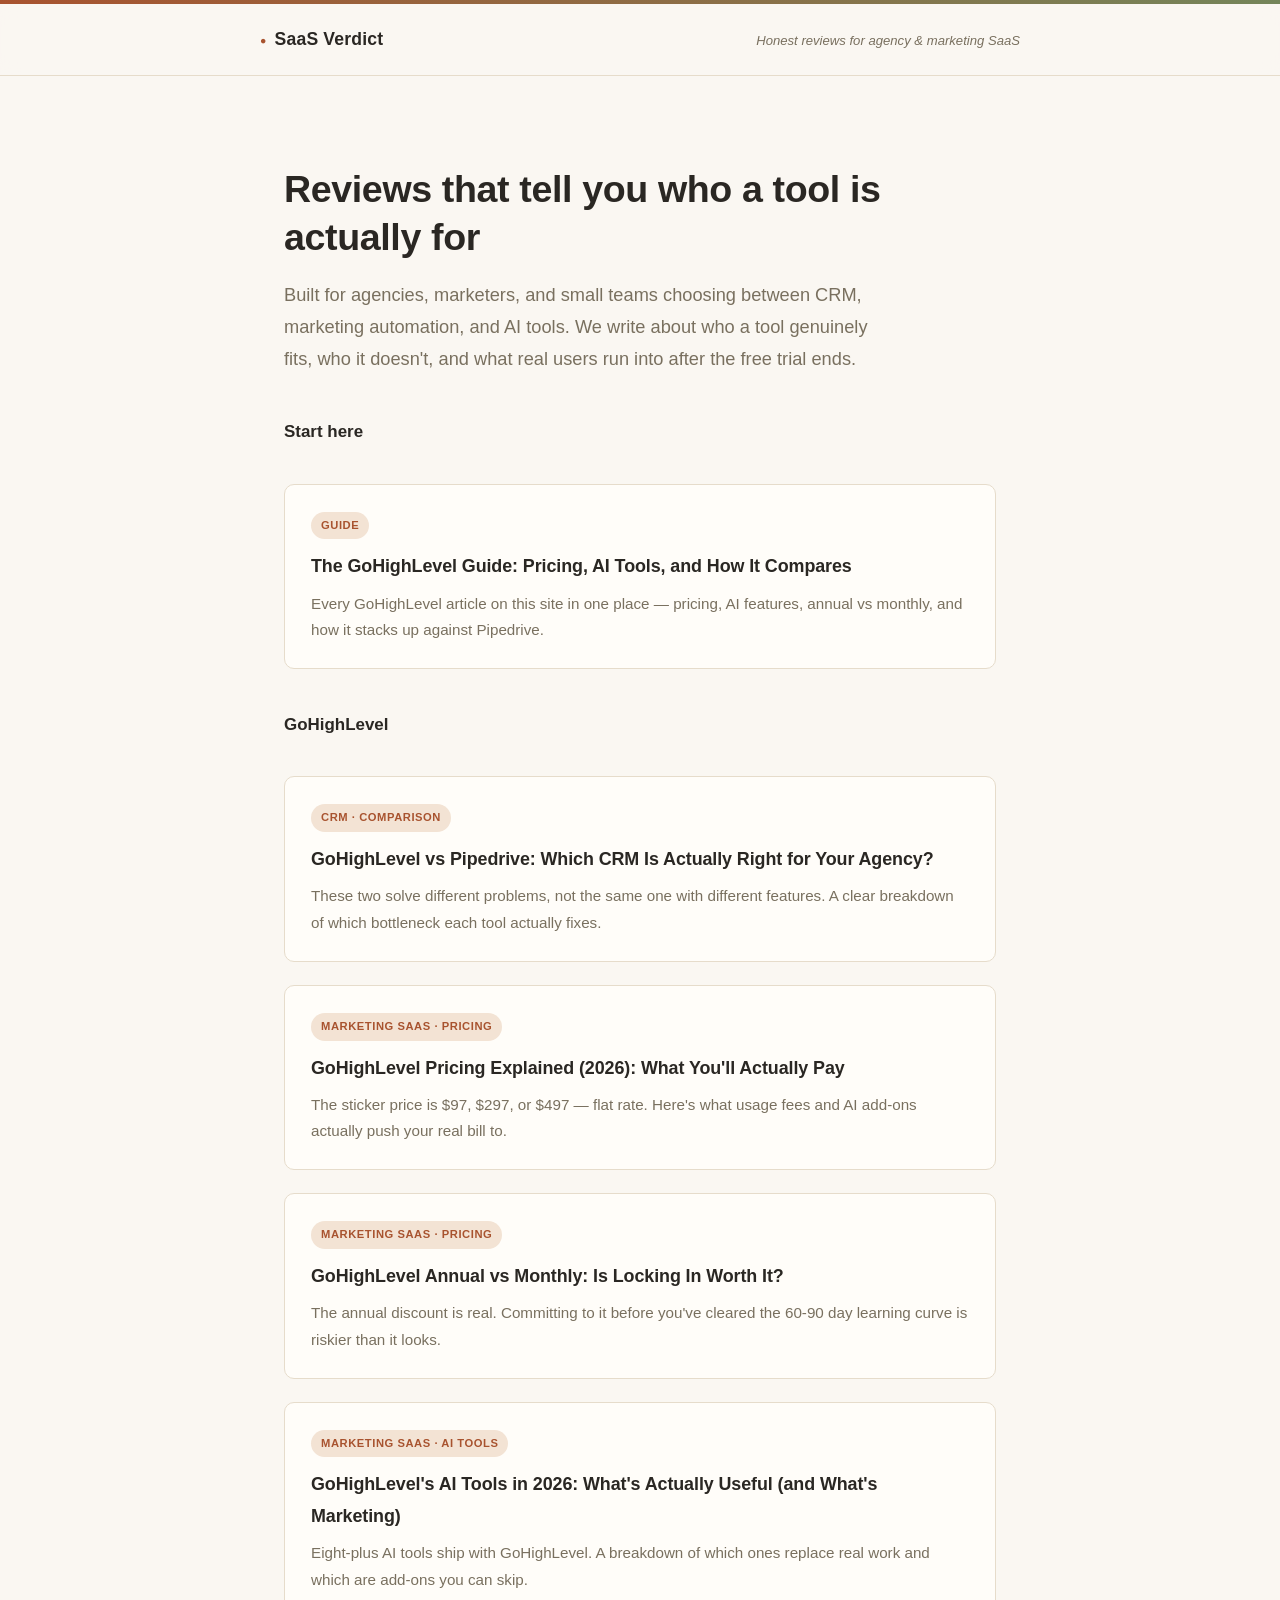
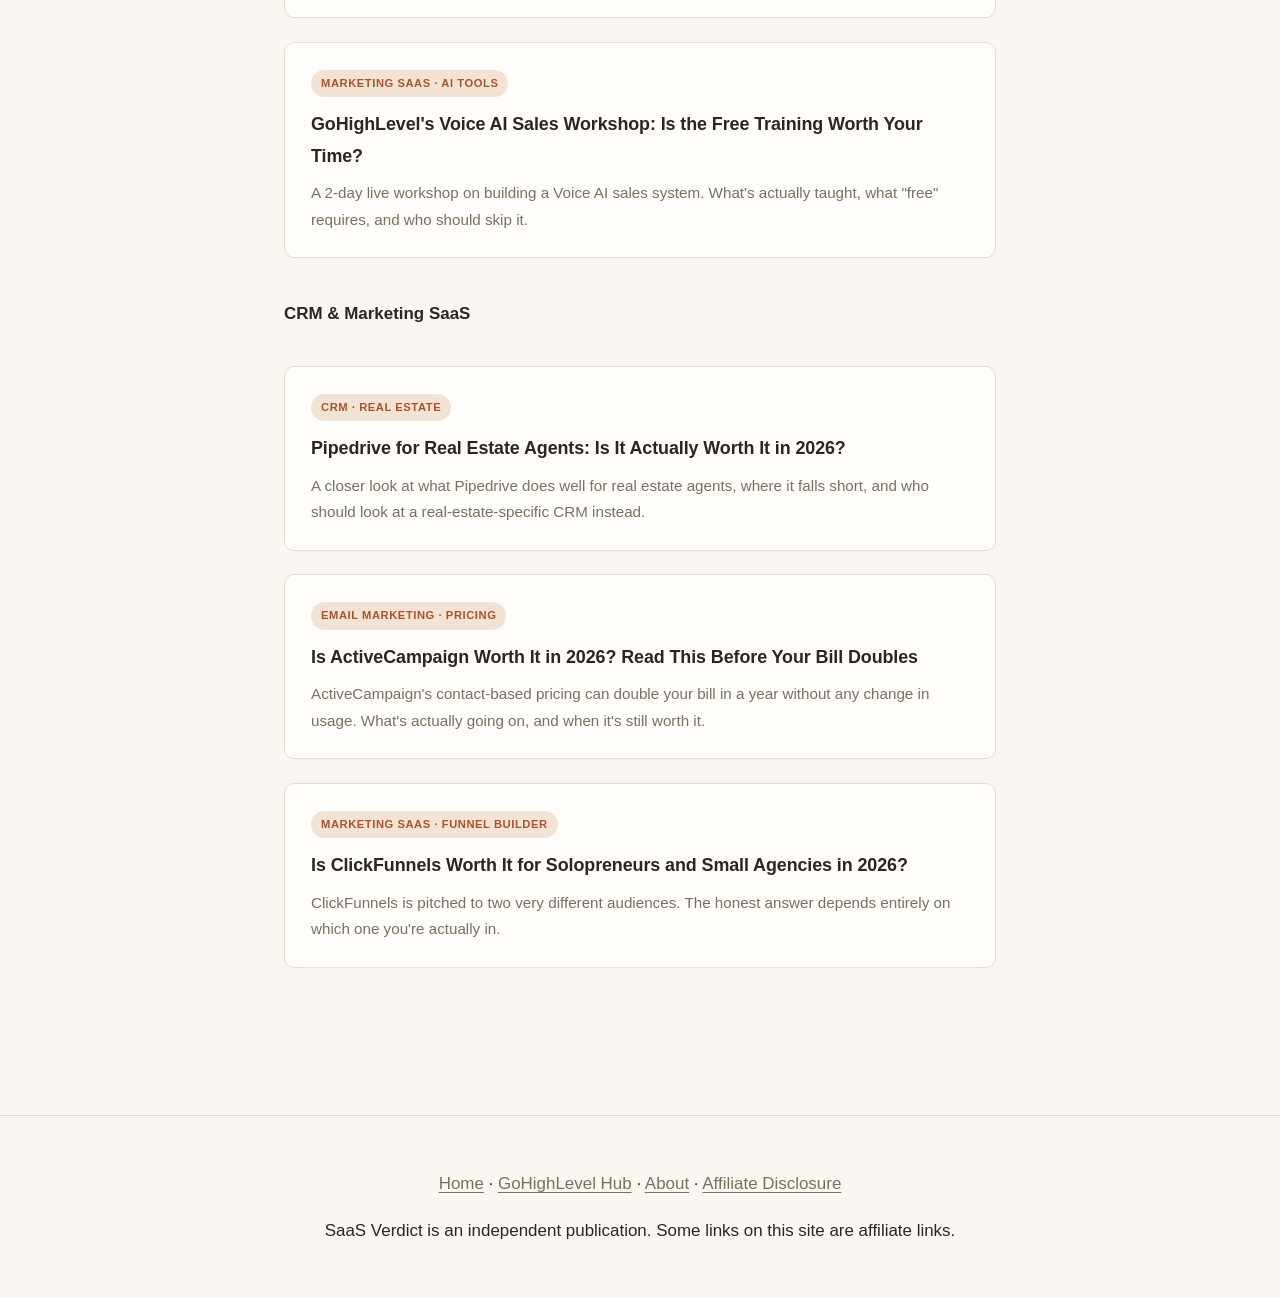
<file: index.html>
<!DOCTYPE html>
<html lang="en">
<head>
<meta charset="UTF-8">
<meta name="viewport" content="width=device-width, initial-scale=1.0">
<meta name="google-site-verification" content="khJ3TOAnC0_V5ZJb4xvIewqSBs-AzfNTzFhfHE265xk" />
<meta name="p:domain_verify" content="cc5c7a9d20961ee72a0919a710108df2"/>
<title>SaaS Verdict — Honest reviews for agency & marketing software</title>
<meta name="description" content="Plain-spoken reviews and comparisons of CRM, marketing automation, and AI tools for agencies, marketers, and small teams.">
<meta property="og:type" content="website">
<meta property="og:title" content="SaaS Verdict — Honest reviews for agency & marketing software">
<meta property="og:description" content="Plain-spoken reviews and comparisons of CRM, marketing automation, and AI tools for agencies, marketers, and small teams.">
<meta property="og:url" content="https://tomoya52-maker.github.io/saas-verdict/index.html">
<meta property="og:site_name" content="SaaS Verdict">
<meta name="twitter:card" content="summary">
<meta name="twitter:title" content="SaaS Verdict — Honest reviews for agency & marketing software">
<meta name="twitter:description" content="Plain-spoken reviews and comparisons of CRM, marketing automation, and AI tools for agencies, marketers, and small teams.">
<link rel="icon" href="data:image/svg+xml,<svg xmlns=%22http://www.w3.org/2000/svg%22 viewBox=%220 0 100 100%22><circle cx=%2250%22 cy=%2250%22 r=%2242%22 fill=%22%23a8532f%22/></svg>">
<script async src="https://www.googletagmanager.com/gtag/js?id=G-R0KV60DYWQ"></script>
<script>
  window.dataLayer = window.dataLayer || [];
  function gtag(){dataLayer.push(arguments);}
  gtag("js", new Date());
  gtag("config", "G-R0KV60DYWQ");
</script>
<link rel="stylesheet" href="style.css">
</head>
<body>

<header class="site-header">
  <div class="inner">
    <a class="logo" href="./">SaaS Verdict</a>
    <span class="tagline">Honest reviews for agency &amp; marketing SaaS</span>
  </div>
</header>

<main>
  <div class="hero">
    <h1>Reviews that tell you who a tool is actually for</h1>
    <p>Built for agencies, marketers, and small teams choosing between CRM, marketing automation, and AI tools. We write about who a tool genuinely fits, who it doesn't, and what real users run into after the free trial ends.</p>
  </div>

  <p style="margin: 2em 0 0.5em; font-weight: 650;">Start here</p>
  <ul class="article-list">
    <li>
      <span class="tag">Guide</span>
      <a class="title" href="gohighlevel.html">The GoHighLevel Guide: Pricing, AI Tools, and How It Compares</a>
      <div class="excerpt">Every GoHighLevel article on this site in one place — pricing, AI features, annual vs monthly, and how it stacks up against Pipedrive.</div>
    </li>
  </ul>

  <p style="margin: 2.4em 0 0.5em; font-weight: 650;">GoHighLevel</p>
  <ul class="article-list">
    <li>
      <span class="tag">CRM · Comparison</span>
      <a class="title" href="gohighlevel-vs-pipedrive.html">GoHighLevel vs Pipedrive: Which CRM Is Actually Right for Your Agency?</a>
      <div class="excerpt">These two solve different problems, not the same one with different features. A clear breakdown of which bottleneck each tool actually fixes.</div>
    </li>
    <li>
      <span class="tag">Marketing SaaS · Pricing</span>
      <a class="title" href="gohighlevel-pricing-explained.html">GoHighLevel Pricing Explained (2026): What You'll Actually Pay</a>
      <div class="excerpt">The sticker price is $97, $297, or $497 — flat rate. Here's what usage fees and AI add-ons actually push your real bill to.</div>
    </li>
    <li>
      <span class="tag">Marketing SaaS · Pricing</span>
      <a class="title" href="gohighlevel-annual-vs-monthly.html">GoHighLevel Annual vs Monthly: Is Locking In Worth It?</a>
      <div class="excerpt">The annual discount is real. Committing to it before you've cleared the 60-90 day learning curve is riskier than it looks.</div>
    </li>
    <li>
      <span class="tag">Marketing SaaS · AI Tools</span>
      <a class="title" href="gohighlevel-ai-features-review.html">GoHighLevel's AI Tools in 2026: What's Actually Useful (and What's Marketing)</a>
      <div class="excerpt">Eight-plus AI tools ship with GoHighLevel. A breakdown of which ones replace real work and which are add-ons you can skip.</div>
    </li>
    <li>
      <span class="tag">Marketing SaaS · AI Tools</span>
      <a class="title" href="gohighlevel-voice-ai-workshop-review.html">GoHighLevel's Voice AI Sales Workshop: Is the Free Training Worth Your Time?</a>
      <div class="excerpt">A 2-day live workshop on building a Voice AI sales system. What's actually taught, what "free" requires, and who should skip it.</div>
    </li>
  </ul>

  <p style="margin: 2.4em 0 0.5em; font-weight: 650;">CRM & Marketing SaaS</p>
  <ul class="article-list">
    <li>
      <span class="tag">CRM · Real Estate</span>
      <a class="title" href="pipedrive-for-real-estate-agents.html">Pipedrive for Real Estate Agents: Is It Actually Worth It in 2026?</a>
      <div class="excerpt">A closer look at what Pipedrive does well for real estate agents, where it falls short, and who should look at a real-estate-specific CRM instead.</div>
    </li>
    <li>
      <span class="tag">Email Marketing · Pricing</span>
      <a class="title" href="activecampaign-pricing-worth-it.html">Is ActiveCampaign Worth It in 2026? Read This Before Your Bill Doubles</a>
      <div class="excerpt">ActiveCampaign's contact-based pricing can double your bill in a year without any change in usage. What's actually going on, and when it's still worth it.</div>
    </li>
    <li>
      <span class="tag">Marketing SaaS · Funnel Builder</span>
      <a class="title" href="clickfunnels-worth-it-solopreneurs-agencies.html">Is ClickFunnels Worth It for Solopreneurs and Small Agencies in 2026?</a>
      <div class="excerpt">ClickFunnels is pitched to two very different audiences. The honest answer depends entirely on which one you're actually in.</div>
    </li>
  </ul>
</main>

<footer class="site-footer">
  <p><a href="index.html">Home</a> · <a href="gohighlevel.html">GoHighLevel Hub</a> · <a href="about.html">About</a> · <a href="affiliate-disclosure.html">Affiliate Disclosure</a></p>
  <p>SaaS Verdict is an independent publication. Some links on this site are affiliate links.</p>
</footer>

</body>
</html>
</file>
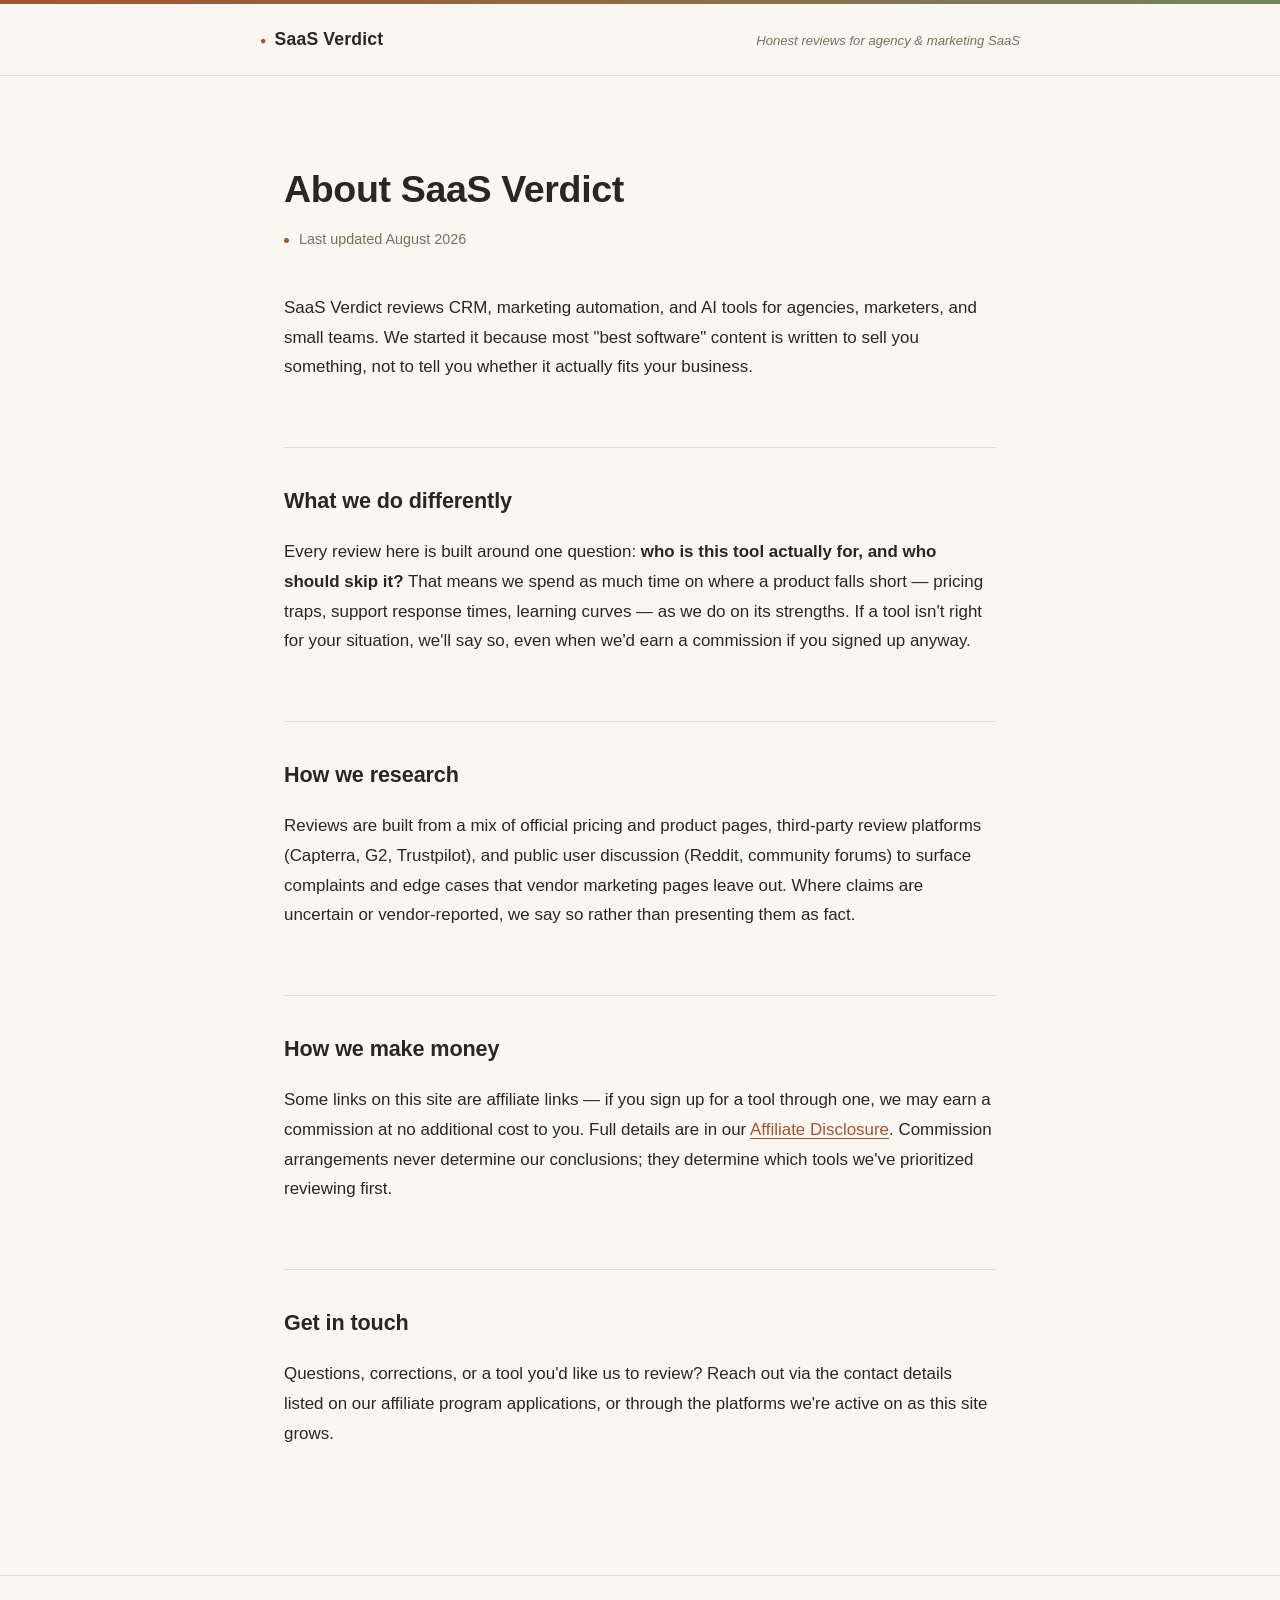
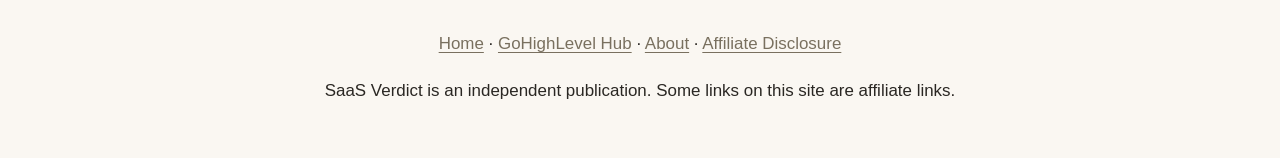
<file: about.html>
<!DOCTYPE html>
<html lang="en">
<head>
<meta charset="UTF-8">
<meta name="viewport" content="width=device-width, initial-scale=1.0">
<meta name="google-site-verification" content="khJ3TOAnC0_V5ZJb4xvIewqSBs-AzfNTzFhfHE265xk" />
<meta name="p:domain_verify" content="cc5c7a9d20961ee72a0919a710108df2"/>
<title>About SaaS Verdict</title>
<meta name="description" content="Who writes SaaS Verdict, how we evaluate software, and why we're not afraid to say a tool isn't right for you.">
<meta property="og:type" content="website">
<meta property="og:title" content="About SaaS Verdict">
<meta property="og:description" content="Who writes SaaS Verdict, how we evaluate software, and why we're not afraid to say a tool isn't right for you.">
<meta property="og:url" content="https://tomoya52-maker.github.io/saas-verdict/about.html">
<meta property="og:site_name" content="SaaS Verdict">
<meta name="twitter:card" content="summary">
<meta name="twitter:title" content="About SaaS Verdict">
<meta name="twitter:description" content="Who writes SaaS Verdict, how we evaluate software, and why we're not afraid to say a tool isn't right for you.">
<link rel="icon" href="data:image/svg+xml,<svg xmlns=%22http://www.w3.org/2000/svg%22 viewBox=%220 0 100 100%22><circle cx=%2250%22 cy=%2250%22 r=%2242%22 fill=%22%23a8532f%22/></svg>">
<script async src="https://www.googletagmanager.com/gtag/js?id=G-R0KV60DYWQ"></script>
<script>
  window.dataLayer = window.dataLayer || [];
  function gtag(){dataLayer.push(arguments);}
  gtag("js", new Date());
  gtag("config", "G-R0KV60DYWQ");
</script>
<link rel="stylesheet" href="style.css">
</head>
<body>

<header class="site-header">
  <div class="inner">
    <a class="logo" href="index.html">SaaS Verdict</a>
    <span class="tagline">Honest reviews for agency &amp; marketing SaaS</span>
  </div>
</header>

<main>
  <h1>About SaaS Verdict</h1>
  <p class="meta">Last updated August 2026</p>

  <p>SaaS Verdict reviews CRM, marketing automation, and AI tools for agencies, marketers, and small teams. We started it because most "best software" content is written to sell you something, not to tell you whether it actually fits your business.</p>

  <h2>What we do differently</h2>
  <p>Every review here is built around one question: <strong>who is this tool actually for, and who should skip it?</strong> That means we spend as much time on where a product falls short — pricing traps, support response times, learning curves — as we do on its strengths. If a tool isn't right for your situation, we'll say so, even when we'd earn a commission if you signed up anyway.</p>

  <h2>How we research</h2>
  <p>Reviews are built from a mix of official pricing and product pages, third-party review platforms (Capterra, G2, Trustpilot), and public user discussion (Reddit, community forums) to surface complaints and edge cases that vendor marketing pages leave out. Where claims are uncertain or vendor-reported, we say so rather than presenting them as fact.</p>

  <h2>How we make money</h2>
  <p>Some links on this site are affiliate links — if you sign up for a tool through one, we may earn a commission at no additional cost to you. Full details are in our <a href="affiliate-disclosure.html">Affiliate Disclosure</a>. Commission arrangements never determine our conclusions; they determine which tools we've prioritized reviewing first.</p>

  <h2>Get in touch</h2>
  <p>Questions, corrections, or a tool you'd like us to review? Reach out via the contact details listed on our affiliate program applications, or through the platforms we're active on as this site grows.</p>
</main>

<footer class="site-footer">
  <p><a href="index.html">Home</a> · <a href="gohighlevel.html">GoHighLevel Hub</a> · <a href="about.html">About</a> · <a href="affiliate-disclosure.html">Affiliate Disclosure</a></p>
  <p>SaaS Verdict is an independent publication. Some links on this site are affiliate links.</p>
</footer>

</body>
</html>
</file>
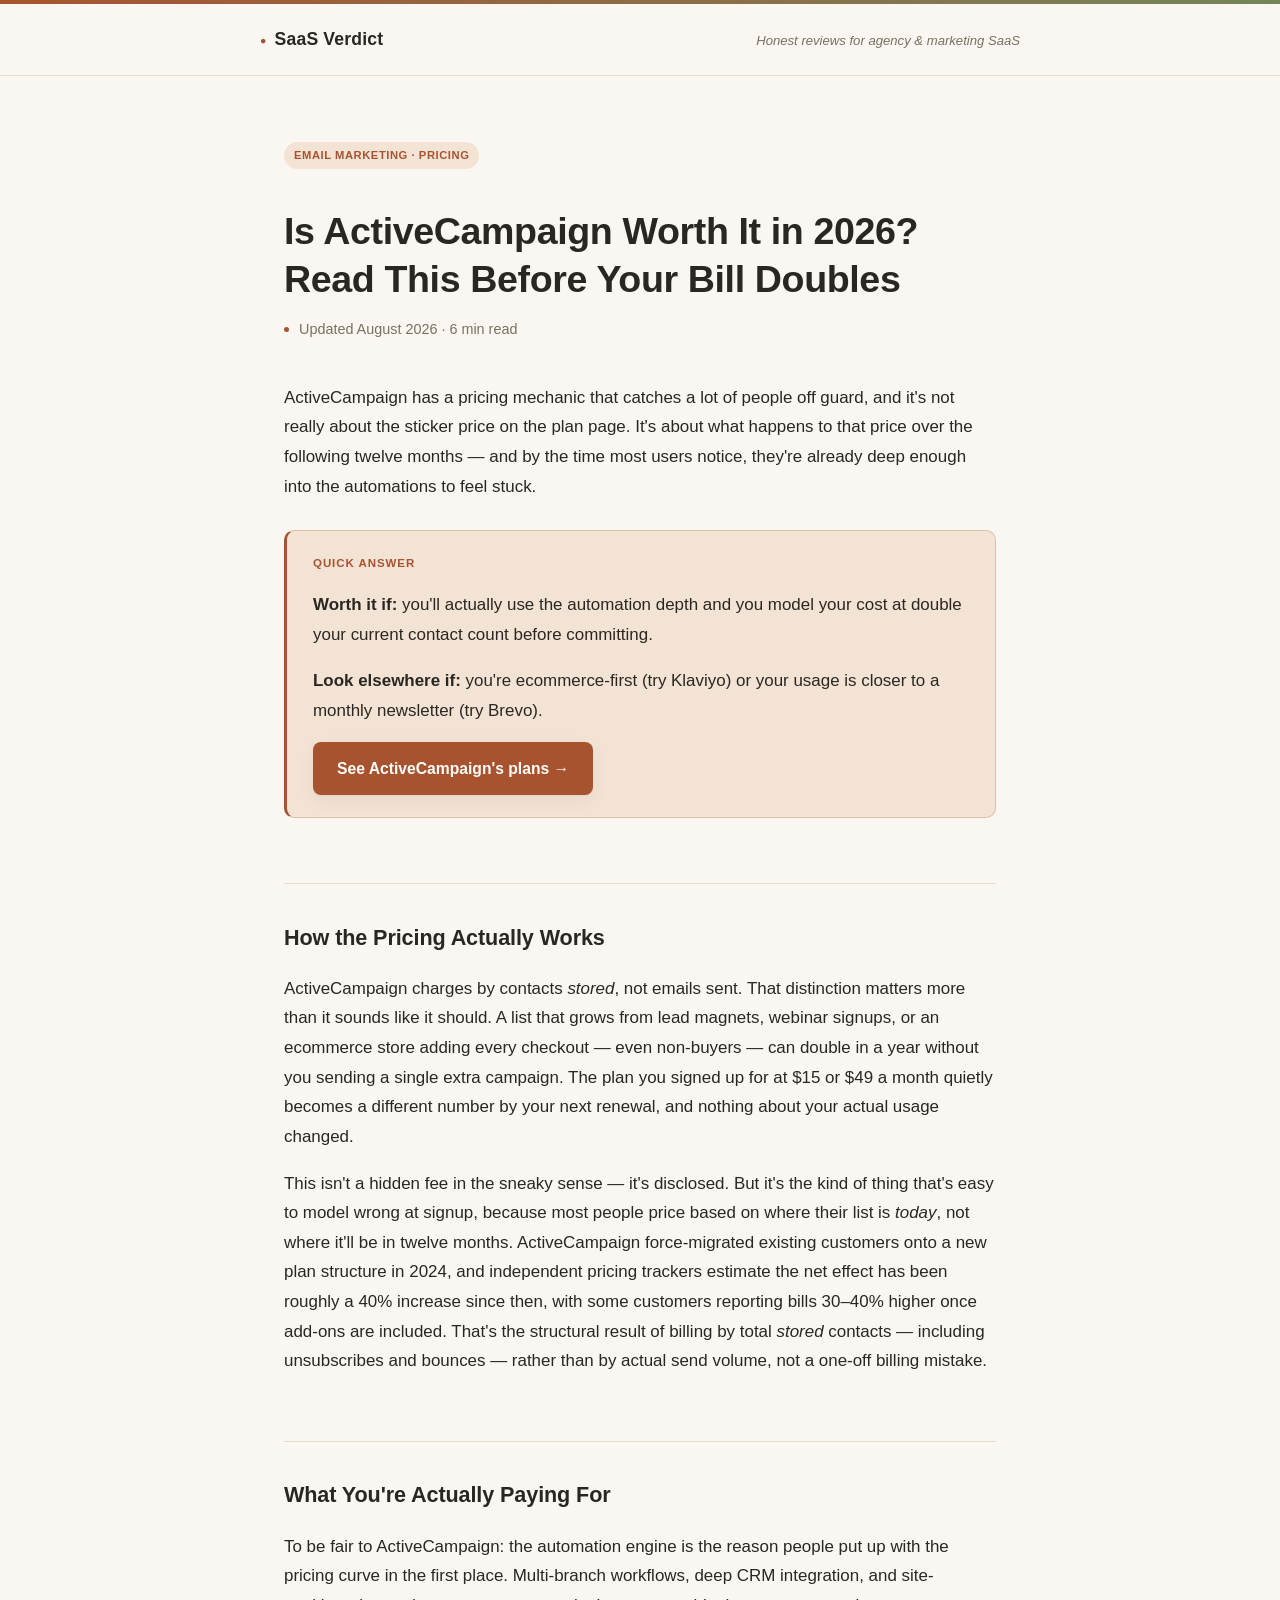
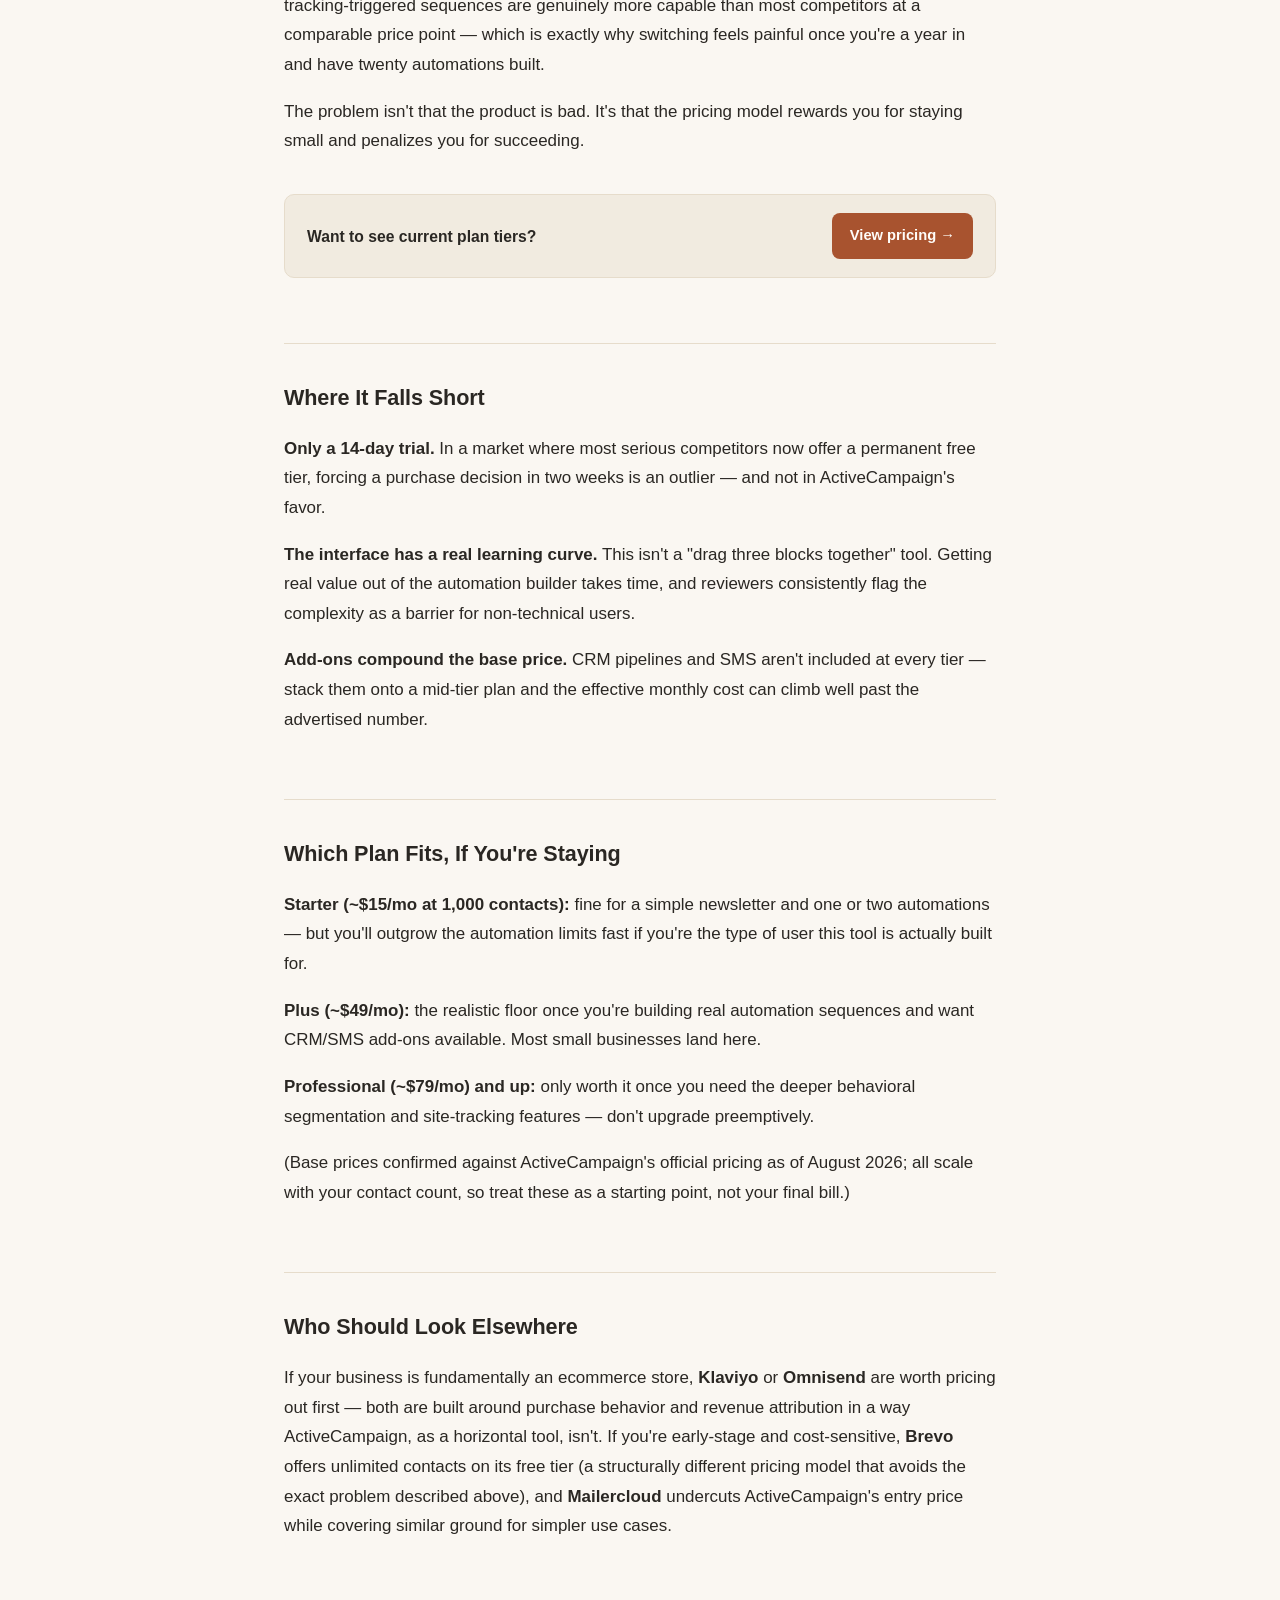
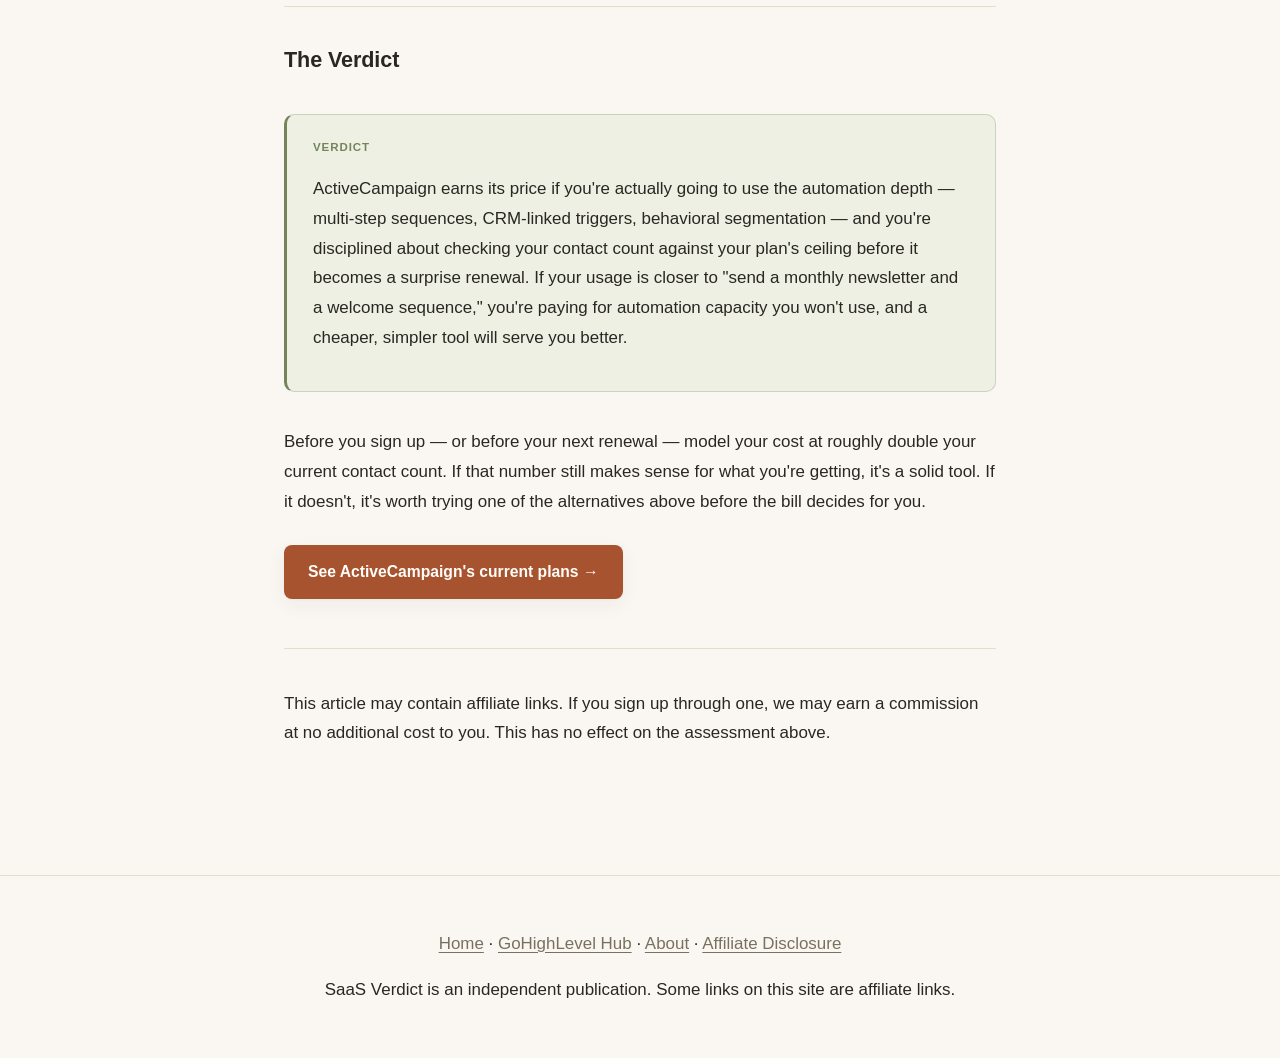
<file: activecampaign-pricing-worth-it.html>
<!DOCTYPE html>
<html lang="en">
<head>
<meta charset="UTF-8">
<meta name="viewport" content="width=device-width, initial-scale=1.0">
<meta name="google-site-verification" content="khJ3TOAnC0_V5ZJb4xvIewqSBs-AzfNTzFhfHE265xk" />
<meta name="p:domain_verify" content="cc5c7a9d20961ee72a0919a710108df2"/>
<title>Is ActiveCampaign Worth It in 2026? Read This Before Your Bill Doubles — SaaS Verdict</title>
<meta name="description" content="ActiveCampaign's contact-based pricing can double your bill in a year without any change in usage. What's actually going on, and when it's still worth it.">
<meta property="og:type" content="article">
<meta property="og:title" content="Is ActiveCampaign Worth It in 2026? Read This Before Your Bill Doubles — SaaS Verdict">
<meta property="og:description" content="ActiveCampaign's contact-based pricing can double your bill in a year without any change in usage. What's actually going on, and when it's still worth it.">
<meta property="og:url" content="https://tomoya52-maker.github.io/saas-verdict/activecampaign-pricing-worth-it.html">
<meta property="og:site_name" content="SaaS Verdict">
<meta name="twitter:card" content="summary">
<meta name="twitter:title" content="Is ActiveCampaign Worth It in 2026? Read This Before Your Bill Doubles — SaaS Verdict">
<meta name="twitter:description" content="ActiveCampaign's contact-based pricing can double your bill in a year without any change in usage. What's actually going on, and when it's still worth it.">
<link rel="icon" href="data:image/svg+xml,<svg xmlns=%22http://www.w3.org/2000/svg%22 viewBox=%220 0 100 100%22><circle cx=%2250%22 cy=%2250%22 r=%2242%22 fill=%22%23a8532f%22/></svg>">
<script async src="https://www.googletagmanager.com/gtag/js?id=G-R0KV60DYWQ"></script>
<script>
  window.dataLayer = window.dataLayer || [];
  function gtag(){dataLayer.push(arguments);}
  gtag("js", new Date());
  gtag("config", "G-R0KV60DYWQ");
</script>
<link rel="stylesheet" href="style.css">
</head>
<body>

<header class="site-header">
  <div class="inner">
    <a class="logo" href="index.html">SaaS Verdict</a>
    <span class="tagline">Honest reviews for agency &amp; marketing SaaS</span>
  </div>
</header>

<main>
  <span class="tag">Email Marketing · Pricing</span>
  <h1>Is ActiveCampaign Worth It in 2026? Read This Before Your Bill Doubles</h1>
  <p class="meta">Updated August 2026 · 6 min read</p>

  <p>ActiveCampaign has a pricing mechanic that catches a lot of people off guard, and it's not really about the sticker price on the plan page. It's about what happens to that price over the following twelve months — and by the time most users notice, they're already deep enough into the automations to feel stuck.</p>

  <div class="quick-answer">
    <p><strong>Worth it if:</strong> you'll actually use the automation depth and you model your cost at double your current contact count before committing.</p>
    <p><strong>Look elsewhere if:</strong> you're ecommerce-first (try Klaviyo) or your usage is closer to a monthly newsletter (try Brevo).</p>
    <div class="cta-row">
      <a class="cta" href="https://www.activecampaign.com/" rel="nofollow noopener" target="_blank">See ActiveCampaign's plans →</a>
    </div>
  </div>

  <h2>How the Pricing Actually Works</h2>
  <p>ActiveCampaign charges by contacts <em>stored</em>, not emails sent. That distinction matters more than it sounds like it should. A list that grows from lead magnets, webinar signups, or an ecommerce store adding every checkout — even non-buyers — can double in a year without you sending a single extra campaign. The plan you signed up for at $15 or $49 a month quietly becomes a different number by your next renewal, and nothing about your actual usage changed.</p>
  <p>This isn't a hidden fee in the sneaky sense — it's disclosed. But it's the kind of thing that's easy to model wrong at signup, because most people price based on where their list is <em>today</em>, not where it'll be in twelve months. ActiveCampaign force-migrated existing customers onto a new plan structure in 2024, and independent pricing trackers estimate the net effect has been roughly a 40% increase since then, with some customers reporting bills 30–40% higher once add-ons are included. That's the structural result of billing by total <em>stored</em> contacts — including unsubscribes and bounces — rather than by actual send volume, not a one-off billing mistake.</p>

  <h2>What You're Actually Paying For</h2>
  <p>To be fair to ActiveCampaign: the automation engine is the reason people put up with the pricing curve in the first place. Multi-branch workflows, deep CRM integration, and site-tracking-triggered sequences are genuinely more capable than most competitors at a comparable price point — which is exactly why switching feels painful once you're a year in and have twenty automations built.</p>
  <p>The problem isn't that the product is bad. It's that the pricing model rewards you for staying small and penalizes you for succeeding.</p>

  <div class="mid-cta">
    <p>Want to see current plan tiers?</p>
    <a class="cta" href="https://www.activecampaign.com/" rel="nofollow noopener" target="_blank">View pricing →</a>
  </div>

  <h2>Where It Falls Short</h2>
  <p><strong>Only a 14-day trial.</strong> In a market where most serious competitors now offer a permanent free tier, forcing a purchase decision in two weeks is an outlier — and not in ActiveCampaign's favor.</p>
  <p><strong>The interface has a real learning curve.</strong> This isn't a "drag three blocks together" tool. Getting real value out of the automation builder takes time, and reviewers consistently flag the complexity as a barrier for non-technical users.</p>
  <p><strong>Add-ons compound the base price.</strong> CRM pipelines and SMS aren't included at every tier — stack them onto a mid-tier plan and the effective monthly cost can climb well past the advertised number.</p>

  <h2>Which Plan Fits, If You're Staying</h2>
  <p><strong>Starter (~$15/mo at 1,000 contacts):</strong> fine for a simple newsletter and one or two automations — but you'll outgrow the automation limits fast if you're the type of user this tool is actually built for.</p>
  <p><strong>Plus (~$49/mo):</strong> the realistic floor once you're building real automation sequences and want CRM/SMS add-ons available. Most small businesses land here.</p>
  <p><strong>Professional (~$79/mo) and up:</strong> only worth it once you need the deeper behavioral segmentation and site-tracking features — don't upgrade preemptively.</p>
  <p>(Base prices confirmed against ActiveCampaign's official pricing as of August 2026; all scale with your contact count, so treat these as a starting point, not your final bill.)</p>

  <h2>Who Should Look Elsewhere</h2>
  <p>If your business is fundamentally an ecommerce store, <strong>Klaviyo</strong> or <strong>Omnisend</strong> are worth pricing out first — both are built around purchase behavior and revenue attribution in a way ActiveCampaign, as a horizontal tool, isn't. If you're early-stage and cost-sensitive, <strong>Brevo</strong> offers unlimited contacts on its free tier (a structurally different pricing model that avoids the exact problem described above), and <strong>Mailercloud</strong> undercuts ActiveCampaign's entry price while covering similar ground for simpler use cases.</p>

  <h2>The Verdict</h2>
  <div class="verdict">
    <p>ActiveCampaign earns its price if you're actually going to use the automation depth — multi-step sequences, CRM-linked triggers, behavioral segmentation — and you're disciplined about checking your contact count against your plan's ceiling before it becomes a surprise renewal. If your usage is closer to "send a monthly newsletter and a welcome sequence," you're paying for automation capacity you won't use, and a cheaper, simpler tool will serve you better.</p>
  </div>

  <p>Before you sign up — or before your next renewal — model your cost at roughly double your current contact count. If that number still makes sense for what you're getting, it's a solid tool. If it doesn't, it's worth trying one of the alternatives above before the bill decides for you.</p>

  <div class="cta-row">
    <!-- TODO: replace with approved ActiveCampaign affiliate link once applied for and approved -->
    <a class="cta" href="https://www.activecampaign.com/" rel="nofollow noopener" target="_blank">See ActiveCampaign's current plans →</a>
  </div>

  <div class="disclosure">
    <p>This article may contain affiliate links. If you sign up through one, we may earn a commission at no additional cost to you. This has no effect on the assessment above.</p>
  </div>
</main>

<footer class="site-footer">
  <p><a href="index.html">Home</a> · <a href="gohighlevel.html">GoHighLevel Hub</a> · <a href="about.html">About</a> · <a href="affiliate-disclosure.html">Affiliate Disclosure</a></p>
  <p>SaaS Verdict is an independent publication. Some links on this site are affiliate links.</p>
</footer>

</body>
</html>
</file>
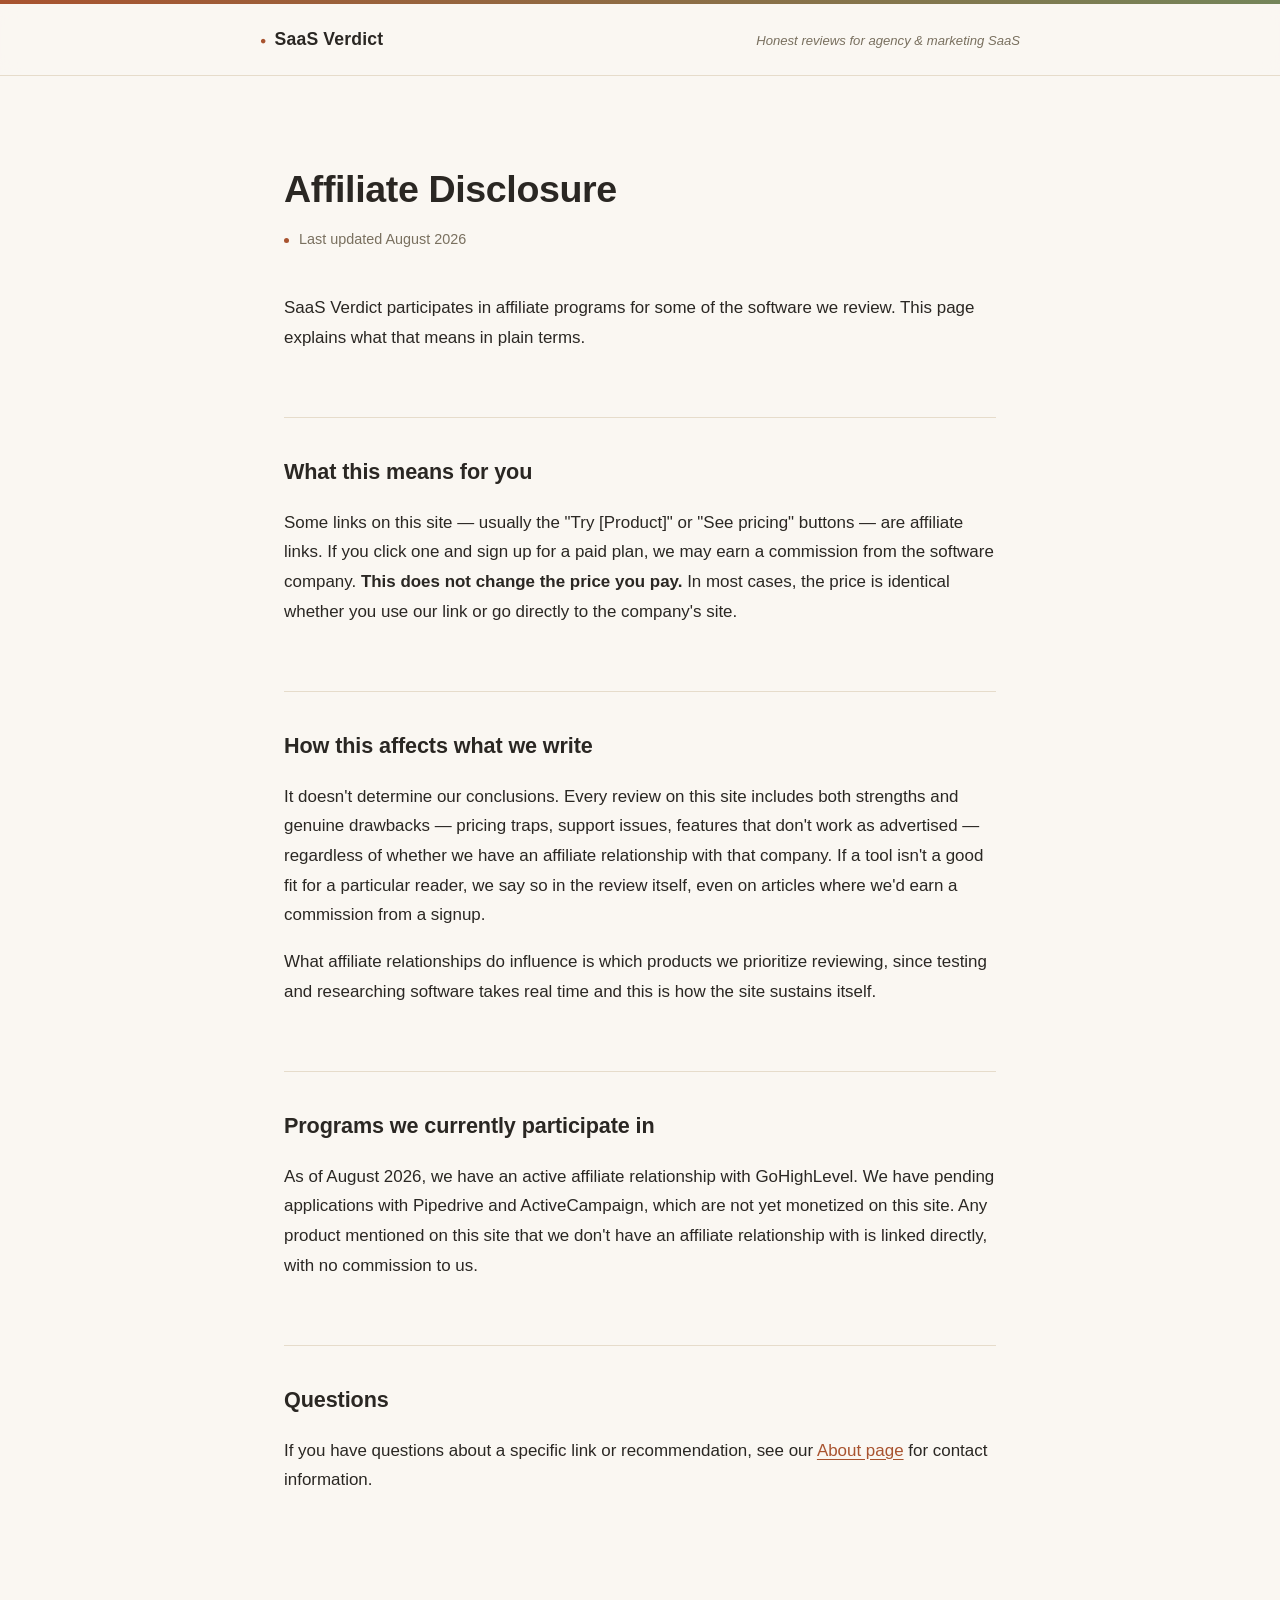
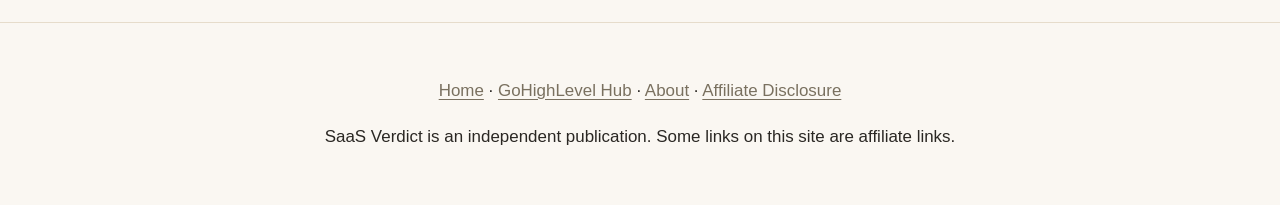
<file: affiliate-disclosure.html>
<!DOCTYPE html>
<html lang="en">
<head>
<meta charset="UTF-8">
<meta name="viewport" content="width=device-width, initial-scale=1.0">
<meta name="google-site-verification" content="khJ3TOAnC0_V5ZJb4xvIewqSBs-AzfNTzFhfHE265xk" />
<meta name="p:domain_verify" content="cc5c7a9d20961ee72a0919a710108df2"/>
<title>Affiliate Disclosure — SaaS Verdict</title>
<meta name="description" content="How SaaS Verdict uses affiliate links, which programs we participate in, and how that relationship does or doesn't affect our reviews.">
<meta property="og:type" content="website">
<meta property="og:title" content="Affiliate Disclosure — SaaS Verdict">
<meta property="og:description" content="How SaaS Verdict uses affiliate links, which programs we participate in, and how that relationship does or doesn't affect our reviews.">
<meta property="og:url" content="https://tomoya52-maker.github.io/saas-verdict/affiliate-disclosure.html">
<meta property="og:site_name" content="SaaS Verdict">
<meta name="twitter:card" content="summary">
<meta name="twitter:title" content="Affiliate Disclosure — SaaS Verdict">
<meta name="twitter:description" content="How SaaS Verdict uses affiliate links, which programs we participate in, and how that relationship does or doesn't affect our reviews.">
<link rel="icon" href="data:image/svg+xml,<svg xmlns=%22http://www.w3.org/2000/svg%22 viewBox=%220 0 100 100%22><circle cx=%2250%22 cy=%2250%22 r=%2242%22 fill=%22%23a8532f%22/></svg>">
<script async src="https://www.googletagmanager.com/gtag/js?id=G-R0KV60DYWQ"></script>
<script>
  window.dataLayer = window.dataLayer || [];
  function gtag(){dataLayer.push(arguments);}
  gtag("js", new Date());
  gtag("config", "G-R0KV60DYWQ");
</script>
<link rel="stylesheet" href="style.css">
</head>
<body>

<header class="site-header">
  <div class="inner">
    <a class="logo" href="index.html">SaaS Verdict</a>
    <span class="tagline">Honest reviews for agency &amp; marketing SaaS</span>
  </div>
</header>

<main>
  <h1>Affiliate Disclosure</h1>
  <p class="meta">Last updated August 2026</p>

  <p>SaaS Verdict participates in affiliate programs for some of the software we review. This page explains what that means in plain terms.</p>

  <h2>What this means for you</h2>
  <p>Some links on this site — usually the "Try [Product]" or "See pricing" buttons — are affiliate links. If you click one and sign up for a paid plan, we may earn a commission from the software company. <strong>This does not change the price you pay.</strong> In most cases, the price is identical whether you use our link or go directly to the company's site.</p>

  <h2>How this affects what we write</h2>
  <p>It doesn't determine our conclusions. Every review on this site includes both strengths and genuine drawbacks — pricing traps, support issues, features that don't work as advertised — regardless of whether we have an affiliate relationship with that company. If a tool isn't a good fit for a particular reader, we say so in the review itself, even on articles where we'd earn a commission from a signup.</p>
  <p>What affiliate relationships do influence is which products we prioritize reviewing, since testing and researching software takes real time and this is how the site sustains itself.</p>

  <h2>Programs we currently participate in</h2>
  <p>As of August 2026, we have an active affiliate relationship with GoHighLevel. We have pending applications with Pipedrive and ActiveCampaign, which are not yet monetized on this site. Any product mentioned on this site that we don't have an affiliate relationship with is linked directly, with no commission to us.</p>

  <h2>Questions</h2>
  <p>If you have questions about a specific link or recommendation, see our <a href="about.html">About page</a> for contact information.</p>
</main>

<footer class="site-footer">
  <p><a href="index.html">Home</a> · <a href="gohighlevel.html">GoHighLevel Hub</a> · <a href="about.html">About</a> · <a href="affiliate-disclosure.html">Affiliate Disclosure</a></p>
  <p>SaaS Verdict is an independent publication. Some links on this site are affiliate links.</p>
</footer>

</body>
</html>
</file>
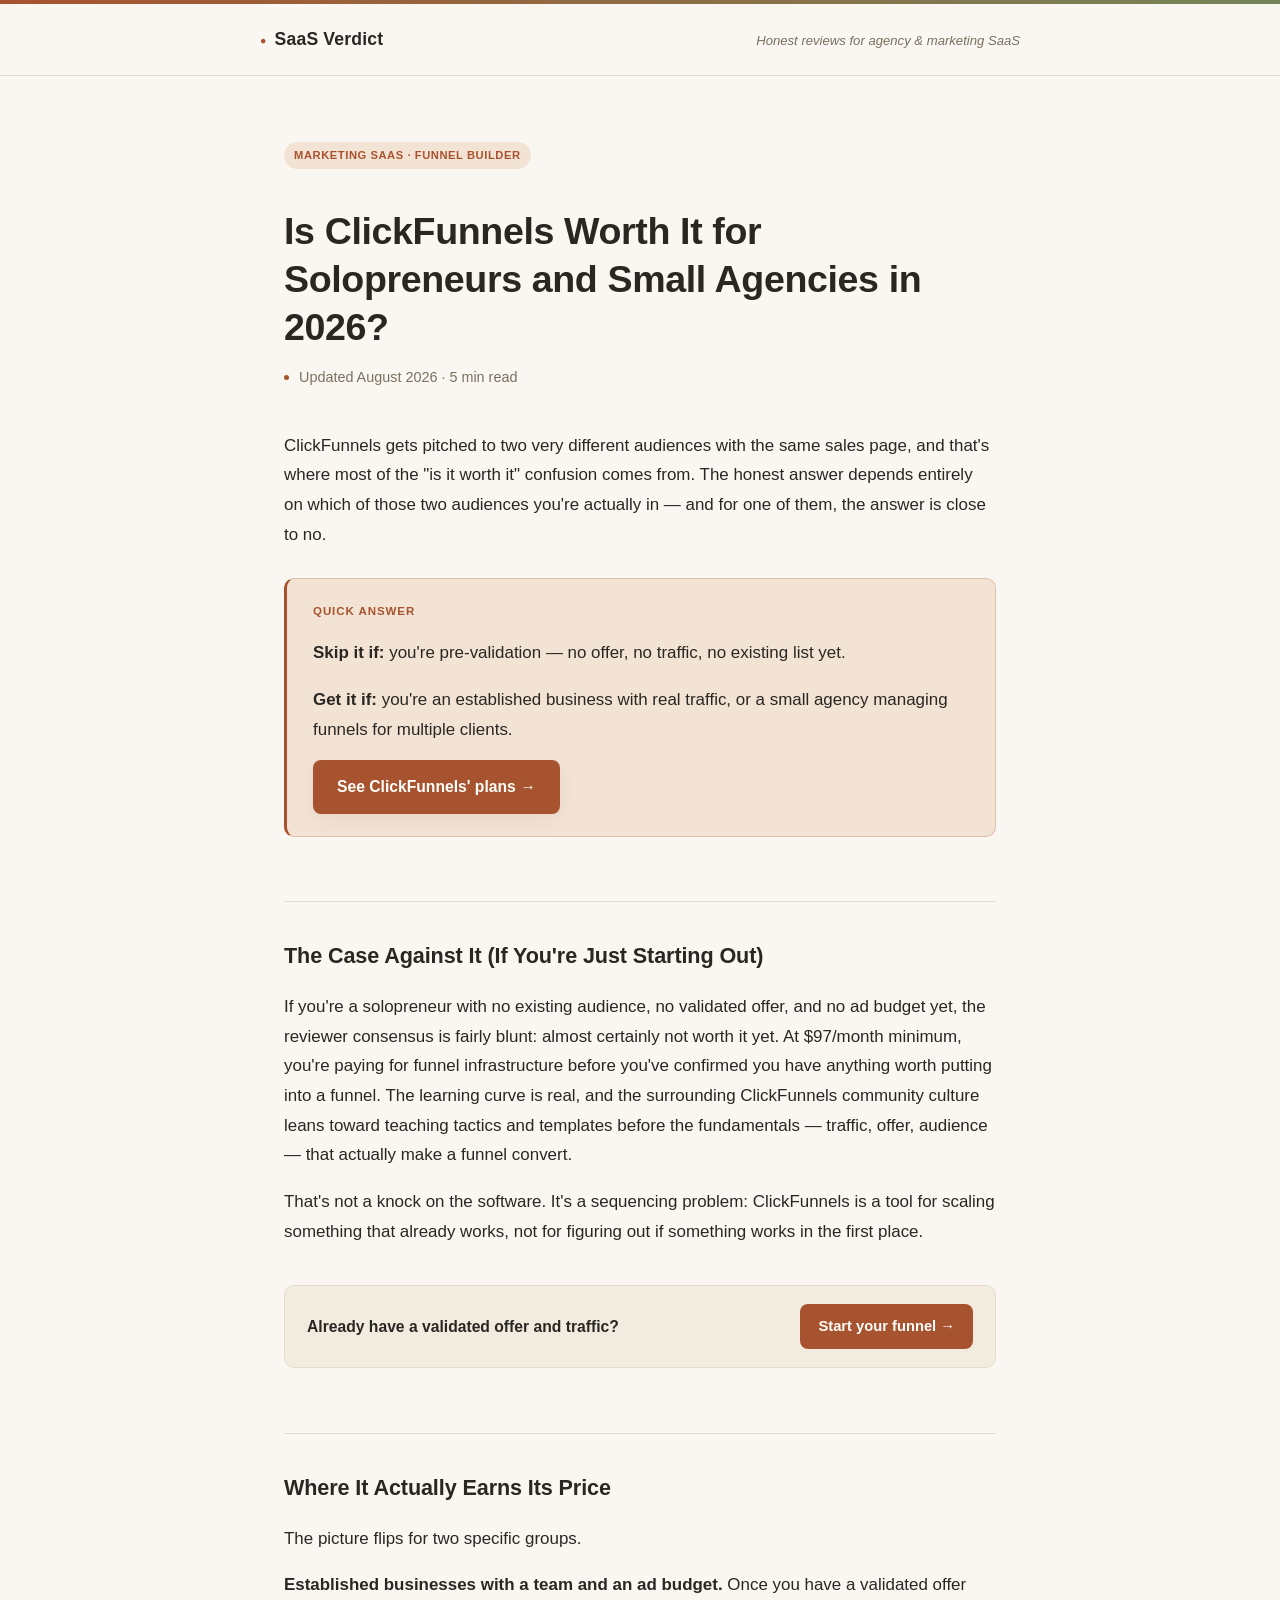
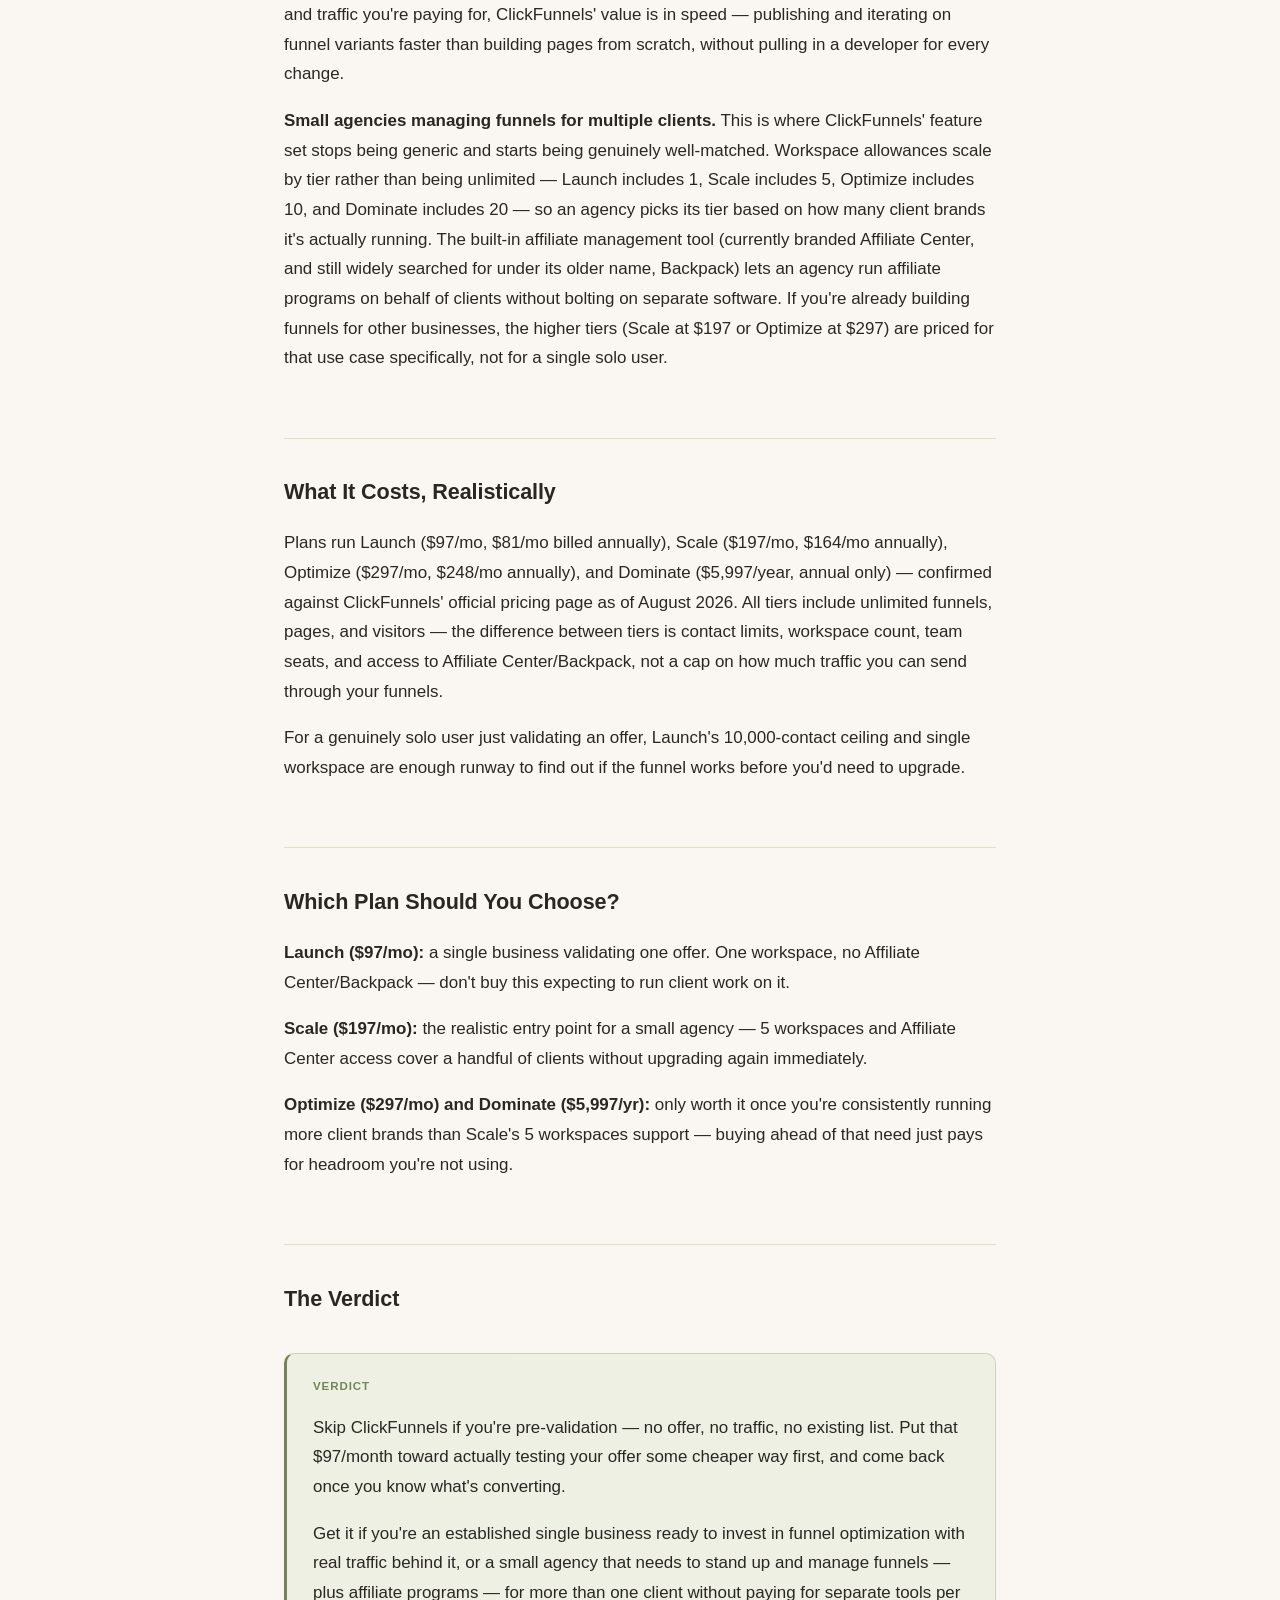
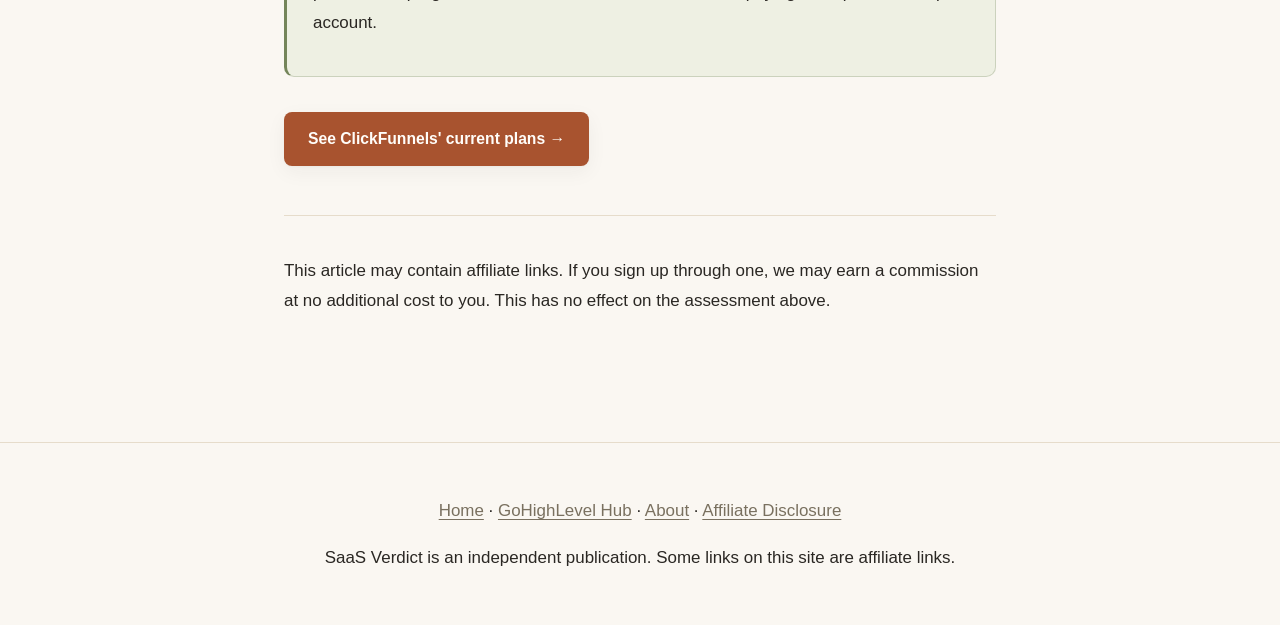
<file: clickfunnels-worth-it-solopreneurs-agencies.html>
<!DOCTYPE html>
<html lang="en">
<head>
<meta charset="UTF-8">
<meta name="viewport" content="width=device-width, initial-scale=1.0">
<meta name="google-site-verification" content="khJ3TOAnC0_V5ZJb4xvIewqSBs-AzfNTzFhfHE265xk" />
<meta name="p:domain_verify" content="cc5c7a9d20961ee72a0919a710108df2"/>
<title>Is ClickFunnels Worth It for Solopreneurs and Small Agencies in 2026? — SaaS Verdict</title>
<meta name="description" content="ClickFunnels is pitched to two very different audiences. The honest answer to 'is it worth it' depends entirely on which one you're actually in.">
<meta property="og:type" content="article">
<meta property="og:title" content="Is ClickFunnels Worth It for Solopreneurs and Small Agencies in 2026? — SaaS Verdict">
<meta property="og:description" content="ClickFunnels is pitched to two very different audiences. The honest answer to 'is it worth it' depends entirely on which one you're actually in.">
<meta property="og:url" content="https://tomoya52-maker.github.io/saas-verdict/clickfunnels-worth-it-solopreneurs-agencies.html">
<meta property="og:site_name" content="SaaS Verdict">
<meta name="twitter:card" content="summary">
<meta name="twitter:title" content="Is ClickFunnels Worth It for Solopreneurs and Small Agencies in 2026? — SaaS Verdict">
<meta name="twitter:description" content="ClickFunnels is pitched to two very different audiences. The honest answer to 'is it worth it' depends entirely on which one you're actually in.">
<link rel="icon" href="data:image/svg+xml,<svg xmlns=%22http://www.w3.org/2000/svg%22 viewBox=%220 0 100 100%22><circle cx=%2250%22 cy=%2250%22 r=%2242%22 fill=%22%23a8532f%22/></svg>">
<script async src="https://www.googletagmanager.com/gtag/js?id=G-R0KV60DYWQ"></script>
<script>
  window.dataLayer = window.dataLayer || [];
  function gtag(){dataLayer.push(arguments);}
  gtag("js", new Date());
  gtag("config", "G-R0KV60DYWQ");
</script>
<link rel="stylesheet" href="style.css">
</head>
<body>

<header class="site-header">
  <div class="inner">
    <a class="logo" href="index.html">SaaS Verdict</a>
    <span class="tagline">Honest reviews for agency &amp; marketing SaaS</span>
  </div>
</header>

<main>
  <span class="tag">Marketing SaaS · Funnel Builder</span>
  <h1>Is ClickFunnels Worth It for Solopreneurs and Small Agencies in 2026?</h1>
  <p class="meta">Updated August 2026 · 5 min read</p>

  <p>ClickFunnels gets pitched to two very different audiences with the same sales page, and that's where most of the "is it worth it" confusion comes from. The honest answer depends entirely on which of those two audiences you're actually in — and for one of them, the answer is close to no.</p>

  <div class="quick-answer">
    <p><strong>Skip it if:</strong> you're pre-validation — no offer, no traffic, no existing list yet.</p>
    <p><strong>Get it if:</strong> you're an established business with real traffic, or a small agency managing funnels for multiple clients.</p>
    <div class="cta-row">
      <a class="cta" href="https://www.clickfunnels.com/" rel="nofollow noopener" target="_blank">See ClickFunnels' plans →</a>
    </div>
  </div>

  <h2>The Case Against It (If You're Just Starting Out)</h2>
  <p>If you're a solopreneur with no existing audience, no validated offer, and no ad budget yet, the reviewer consensus is fairly blunt: almost certainly not worth it yet. At $97/month minimum, you're paying for funnel infrastructure before you've confirmed you have anything worth putting into a funnel. The learning curve is real, and the surrounding ClickFunnels community culture leans toward teaching tactics and templates before the fundamentals — traffic, offer, audience — that actually make a funnel convert.</p>
  <p>That's not a knock on the software. It's a sequencing problem: ClickFunnels is a tool for scaling something that already works, not for figuring out if something works in the first place.</p>

  <div class="mid-cta">
    <p>Already have a validated offer and traffic?</p>
    <a class="cta" href="https://www.clickfunnels.com/" rel="nofollow noopener" target="_blank">Start your funnel →</a>
  </div>

  <h2>Where It Actually Earns Its Price</h2>
  <p>The picture flips for two specific groups.</p>
  <p><strong>Established businesses with a team and an ad budget.</strong> Once you have a validated offer and traffic you're paying for, ClickFunnels' value is in speed — publishing and iterating on funnel variants faster than building pages from scratch, without pulling in a developer for every change.</p>
  <p><strong>Small agencies managing funnels for multiple clients.</strong> This is where ClickFunnels' feature set stops being generic and starts being genuinely well-matched. Workspace allowances scale by tier rather than being unlimited — Launch includes 1, Scale includes 5, Optimize includes 10, and Dominate includes 20 — so an agency picks its tier based on how many client brands it's actually running. The built-in affiliate management tool (currently branded Affiliate Center, and still widely searched for under its older name, Backpack) lets an agency run affiliate programs on behalf of clients without bolting on separate software. If you're already building funnels for other businesses, the higher tiers (Scale at $197 or Optimize at $297) are priced for that use case specifically, not for a single solo user.</p>

  <h2>What It Costs, Realistically</h2>
  <p>Plans run Launch ($97/mo, $81/mo billed annually), Scale ($197/mo, $164/mo annually), Optimize ($297/mo, $248/mo annually), and Dominate ($5,997/year, annual only) — confirmed against ClickFunnels' official pricing page as of August 2026. All tiers include unlimited funnels, pages, and visitors — the difference between tiers is contact limits, workspace count, team seats, and access to Affiliate Center/Backpack, not a cap on how much traffic you can send through your funnels.</p>
  <p>For a genuinely solo user just validating an offer, Launch's 10,000-contact ceiling and single workspace are enough runway to find out if the funnel works before you'd need to upgrade.</p>

  <h2>Which Plan Should You Choose?</h2>
  <p><strong>Launch ($97/mo):</strong> a single business validating one offer. One workspace, no Affiliate Center/Backpack — don't buy this expecting to run client work on it.</p>
  <p><strong>Scale ($197/mo):</strong> the realistic entry point for a small agency — 5 workspaces and Affiliate Center access cover a handful of clients without upgrading again immediately.</p>
  <p><strong>Optimize ($297/mo) and Dominate ($5,997/yr):</strong> only worth it once you're consistently running more client brands than Scale's 5 workspaces support — buying ahead of that need just pays for headroom you're not using.</p>

  <h2>The Verdict</h2>
  <div class="verdict">
    <p>Skip ClickFunnels if you're pre-validation — no offer, no traffic, no existing list. Put that $97/month toward actually testing your offer some cheaper way first, and come back once you know what's converting.</p>
    <p>Get it if you're an established single business ready to invest in funnel optimization with real traffic behind it, or a small agency that needs to stand up and manage funnels — plus affiliate programs — for more than one client without paying for separate tools per account.</p>
  </div>

  <div class="cta-row">
    <!-- TODO: replace with approved ClickFunnels affiliate link once applied for and approved -->
    <a class="cta" href="https://www.clickfunnels.com/" rel="nofollow noopener" target="_blank">See ClickFunnels' current plans →</a>
  </div>

  <div class="disclosure">
    <p>This article may contain affiliate links. If you sign up through one, we may earn a commission at no additional cost to you. This has no effect on the assessment above.</p>
  </div>
</main>

<footer class="site-footer">
  <p><a href="index.html">Home</a> · <a href="gohighlevel.html">GoHighLevel Hub</a> · <a href="about.html">About</a> · <a href="affiliate-disclosure.html">Affiliate Disclosure</a></p>
  <p>SaaS Verdict is an independent publication. Some links on this site are affiliate links.</p>
</footer>

</body>
</html>
</file>
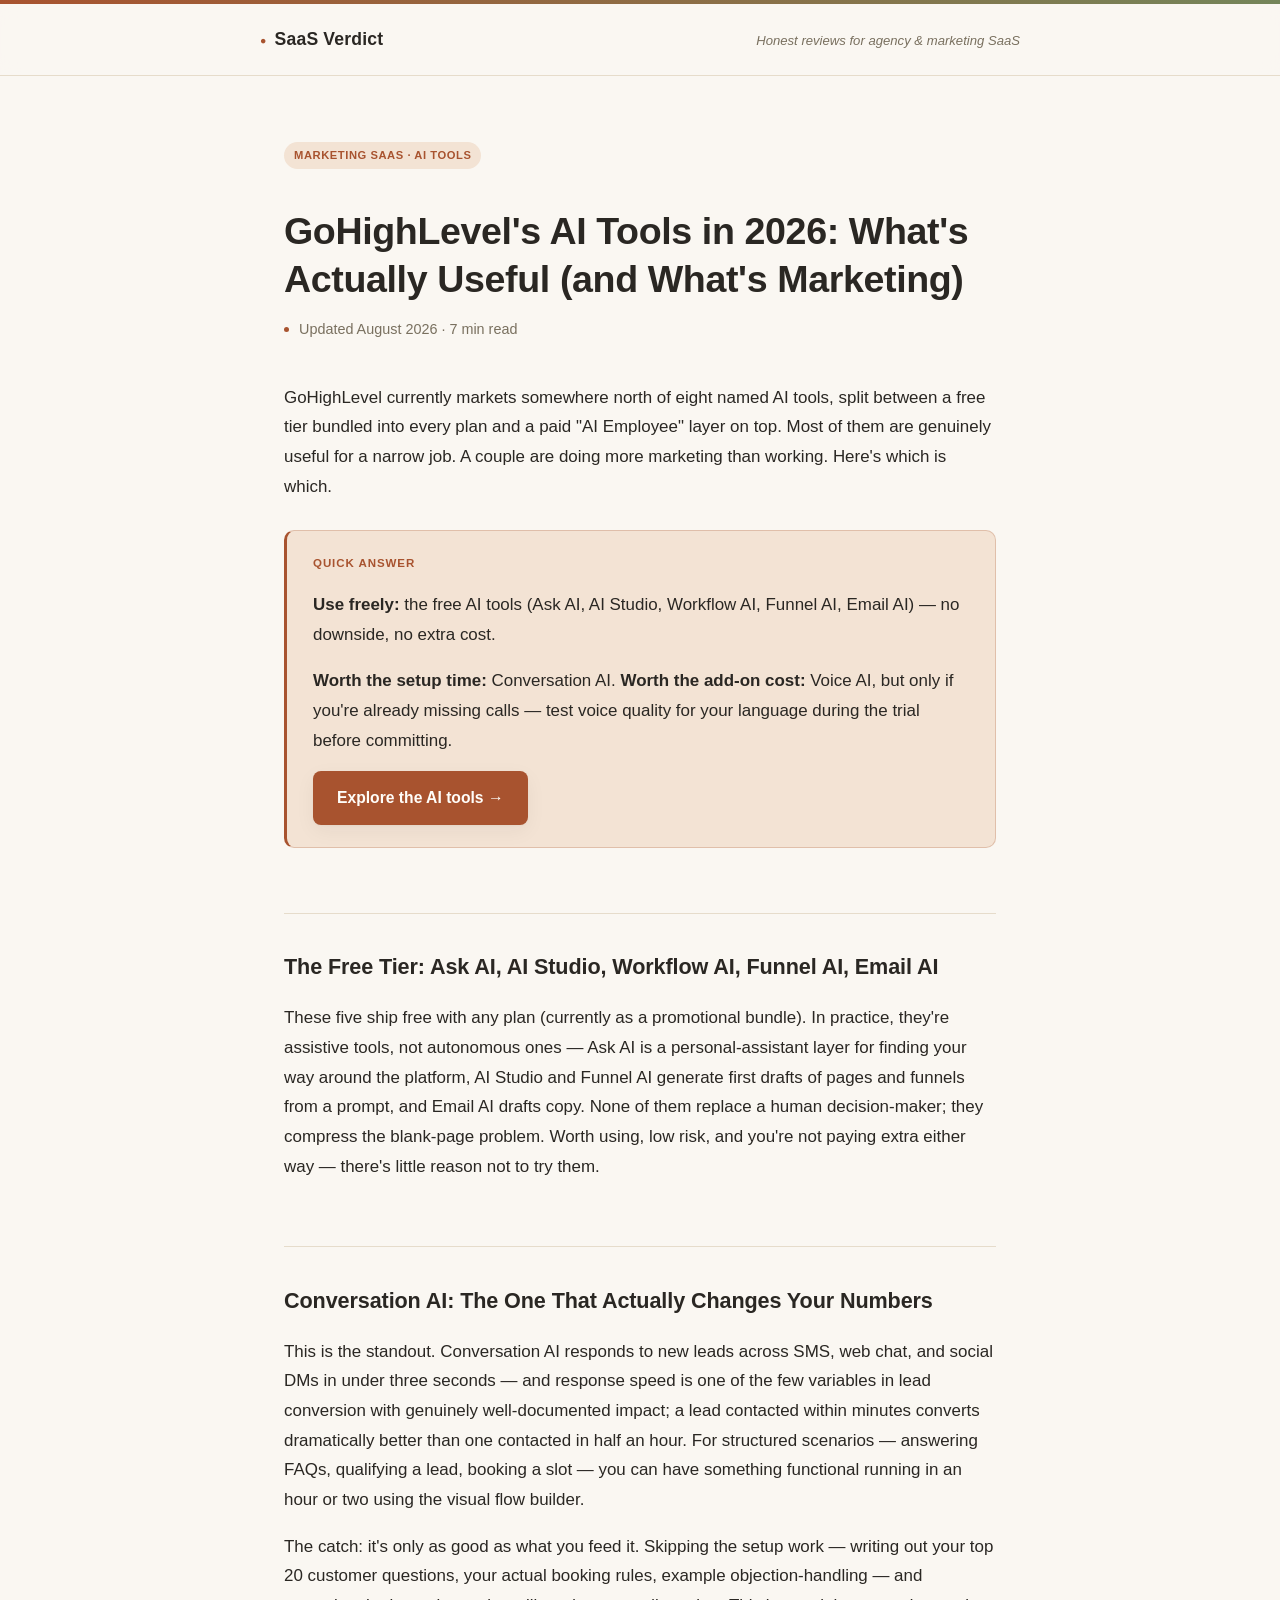
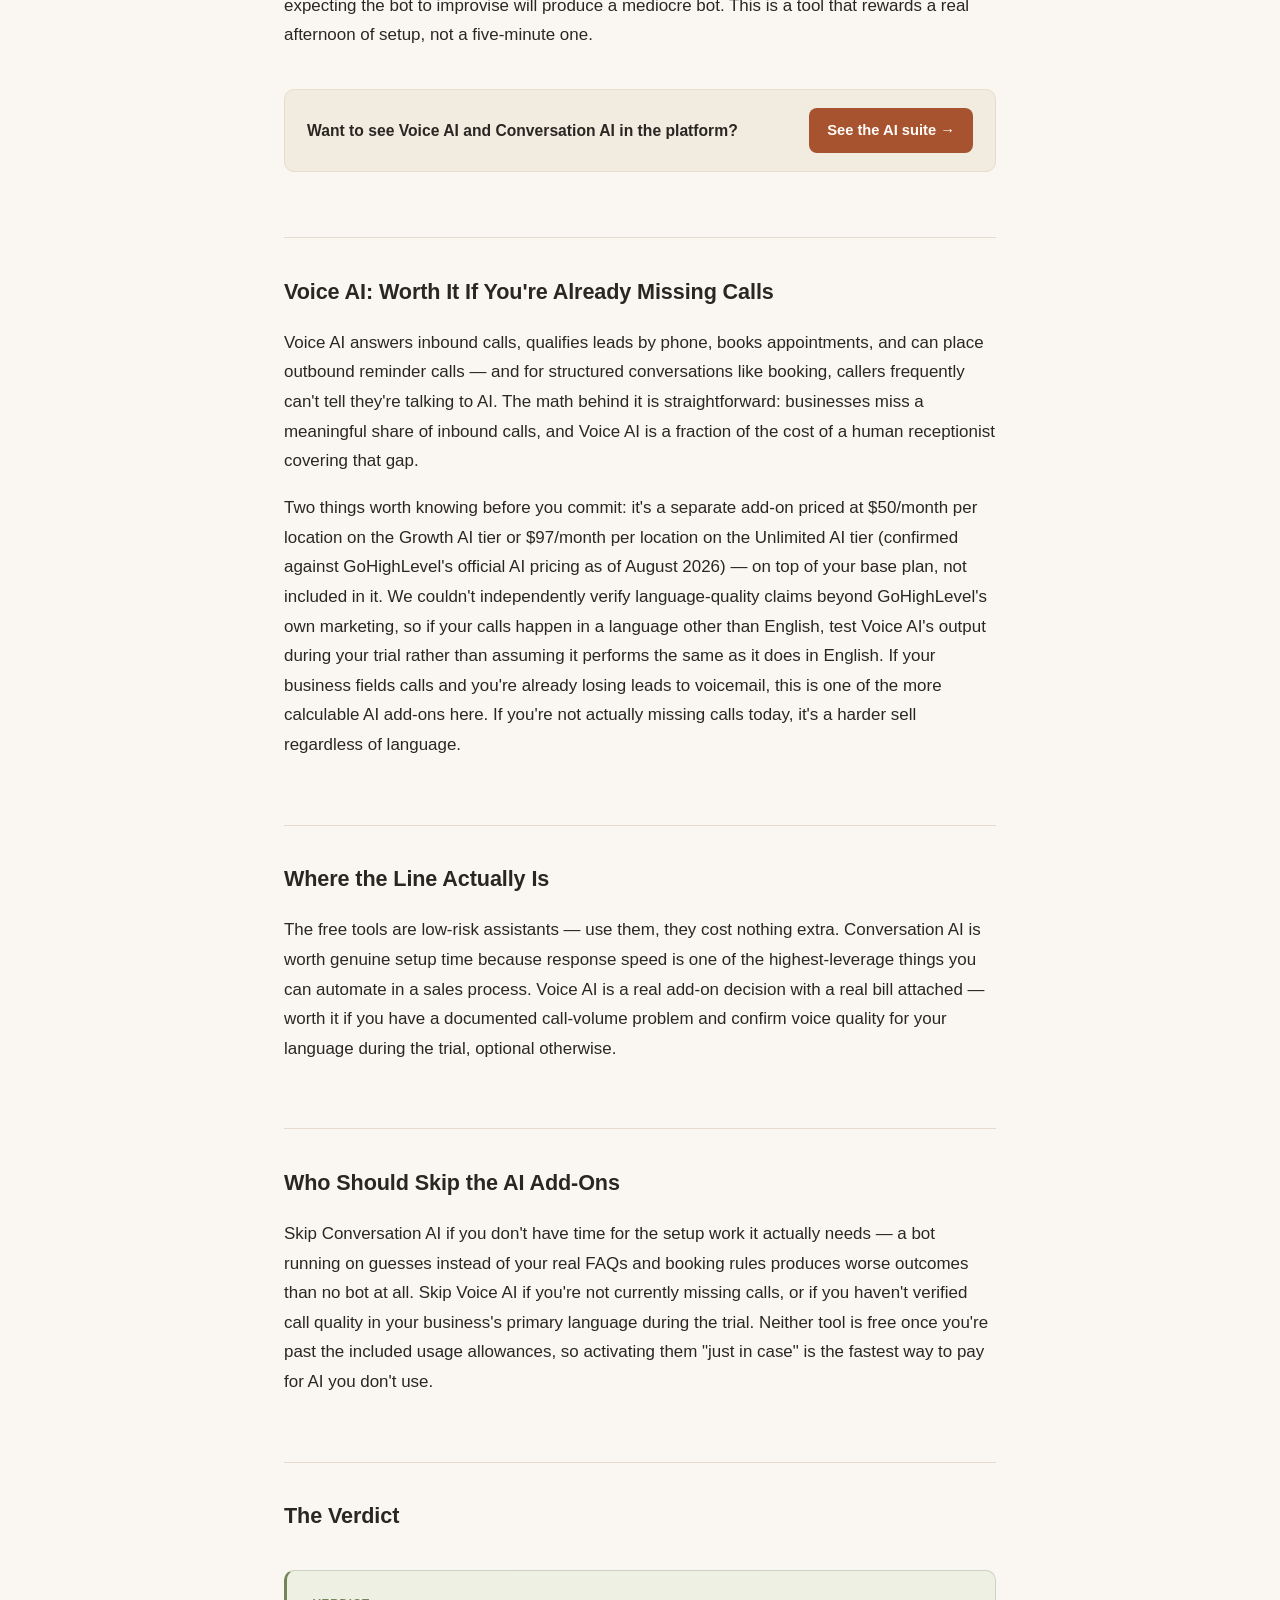
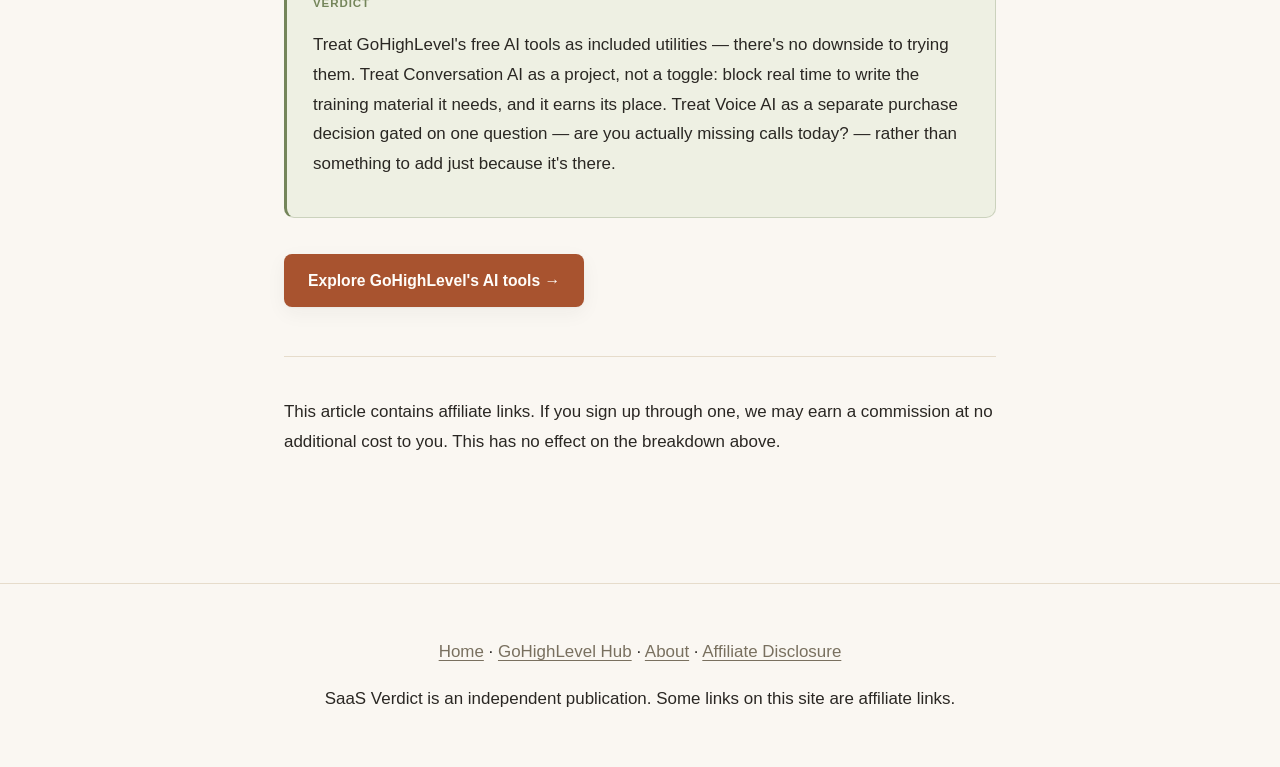
<file: gohighlevel-ai-features-review.html>
<!DOCTYPE html>
<html lang="en">
<head>
<meta charset="UTF-8">
<meta name="viewport" content="width=device-width, initial-scale=1.0">
<meta name="google-site-verification" content="khJ3TOAnC0_V5ZJb4xvIewqSBs-AzfNTzFhfHE265xk" />
<meta name="p:domain_verify" content="cc5c7a9d20961ee72a0919a710108df2"/>
<title>GoHighLevel's AI Tools in 2026: What's Actually Useful (and What's Marketing) — SaaS Verdict</title>
<meta name="description" content="GoHighLevel ships eight-plus AI tools. A breakdown of which ones replace real work — Conversation AI, Voice AI — and which are add-ons you can skip.">
<meta property="og:type" content="article">
<meta property="og:title" content="GoHighLevel's AI Tools in 2026: What's Actually Useful (and What's Marketing) — SaaS Verdict">
<meta property="og:description" content="GoHighLevel ships eight-plus AI tools. A breakdown of which ones replace real work — Conversation AI, Voice AI — and which are add-ons you can skip.">
<meta property="og:url" content="https://tomoya52-maker.github.io/saas-verdict/gohighlevel-ai-features-review.html">
<meta property="og:site_name" content="SaaS Verdict">
<meta name="twitter:card" content="summary">
<meta name="twitter:title" content="GoHighLevel's AI Tools in 2026: What's Actually Useful (and What's Marketing) — SaaS Verdict">
<meta name="twitter:description" content="GoHighLevel ships eight-plus AI tools. A breakdown of which ones replace real work — Conversation AI, Voice AI — and which are add-ons you can skip.">
<link rel="icon" href="data:image/svg+xml,<svg xmlns=%22http://www.w3.org/2000/svg%22 viewBox=%220 0 100 100%22><circle cx=%2250%22 cy=%2250%22 r=%2242%22 fill=%22%23a8532f%22/></svg>">
<script async src="https://www.googletagmanager.com/gtag/js?id=G-R0KV60DYWQ"></script>
<script>
  window.dataLayer = window.dataLayer || [];
  function gtag(){dataLayer.push(arguments);}
  gtag("js", new Date());
  gtag("config", "G-R0KV60DYWQ");
</script>
<link rel="stylesheet" href="style.css">
</head>
<body>

<header class="site-header">
  <div class="inner">
    <a class="logo" href="index.html">SaaS Verdict</a>
    <span class="tagline">Honest reviews for agency &amp; marketing SaaS</span>
  </div>
</header>

<main>
  <span class="tag">Marketing SaaS · AI Tools</span>
  <h1>GoHighLevel's AI Tools in 2026: What's Actually Useful (and What's Marketing)</h1>
  <p class="meta">Updated August 2026 · 7 min read</p>

  <p>GoHighLevel currently markets somewhere north of eight named AI tools, split between a free tier bundled into every plan and a paid "AI Employee" layer on top. Most of them are genuinely useful for a narrow job. A couple are doing more marketing than working. Here's which is which.</p>

  <div class="quick-answer">
    <p><strong>Use freely:</strong> the free AI tools (Ask AI, AI Studio, Workflow AI, Funnel AI, Email AI) — no downside, no extra cost.</p>
    <p><strong>Worth the setup time:</strong> Conversation AI. <strong>Worth the add-on cost:</strong> Voice AI, but only if you're already missing calls — test voice quality for your language during the trial before committing.</p>
    <div class="cta-row">
      <a class="cta" href="https://www.gohighlevel.com/ai?fp_ref=tomoya21&amp;fp_sid=ai-top" rel="nofollow noopener" target="_blank">Explore the AI tools →</a>
    </div>
  </div>

  <h2>The Free Tier: Ask AI, AI Studio, Workflow AI, Funnel AI, Email AI</h2>
  <p>These five ship free with any plan (currently as a promotional bundle). In practice, they're assistive tools, not autonomous ones — Ask AI is a personal-assistant layer for finding your way around the platform, AI Studio and Funnel AI generate first drafts of pages and funnels from a prompt, and Email AI drafts copy. None of them replace a human decision-maker; they compress the blank-page problem. Worth using, low risk, and you're not paying extra either way — there's little reason not to try them.</p>

  <h2>Conversation AI: The One That Actually Changes Your Numbers</h2>
  <p>This is the standout. Conversation AI responds to new leads across SMS, web chat, and social DMs in under three seconds — and response speed is one of the few variables in lead conversion with genuinely well-documented impact; a lead contacted within minutes converts dramatically better than one contacted in half an hour. For structured scenarios — answering FAQs, qualifying a lead, booking a slot — you can have something functional running in an hour or two using the visual flow builder.</p>
  <p>The catch: it's only as good as what you feed it. Skipping the setup work — writing out your top 20 customer questions, your actual booking rules, example objection-handling — and expecting the bot to improvise will produce a mediocre bot. This is a tool that rewards a real afternoon of setup, not a five-minute one.</p>

  <div class="mid-cta">
    <p>Want to see Voice AI and Conversation AI in the platform?</p>
    <a class="cta" href="https://www.gohighlevel.com/ai?fp_ref=tomoya21&amp;fp_sid=ai-mid" rel="nofollow noopener" target="_blank">See the AI suite →</a>
  </div>

  <h2>Voice AI: Worth It If You're Already Missing Calls</h2>
  <p>Voice AI answers inbound calls, qualifies leads by phone, books appointments, and can place outbound reminder calls — and for structured conversations like booking, callers frequently can't tell they're talking to AI. The math behind it is straightforward: businesses miss a meaningful share of inbound calls, and Voice AI is a fraction of the cost of a human receptionist covering that gap.</p>
  <p>Two things worth knowing before you commit: it's a separate add-on priced at $50/month per location on the Growth AI tier or $97/month per location on the Unlimited AI tier (confirmed against GoHighLevel's official AI pricing as of August 2026) — on top of your base plan, not included in it. We couldn't independently verify language-quality claims beyond GoHighLevel's own marketing, so if your calls happen in a language other than English, test Voice AI's output during your trial rather than assuming it performs the same as it does in English. If your business fields calls and you're already losing leads to voicemail, this is one of the more calculable AI add-ons here. If you're not actually missing calls today, it's a harder sell regardless of language.</p>

  <h2>Where the Line Actually Is</h2>
  <p>The free tools are low-risk assistants — use them, they cost nothing extra. Conversation AI is worth genuine setup time because response speed is one of the highest-leverage things you can automate in a sales process. Voice AI is a real add-on decision with a real bill attached — worth it if you have a documented call-volume problem and confirm voice quality for your language during the trial, optional otherwise.</p>

  <h2>Who Should Skip the AI Add-Ons</h2>
  <p>Skip Conversation AI if you don't have time for the setup work it actually needs — a bot running on guesses instead of your real FAQs and booking rules produces worse outcomes than no bot at all. Skip Voice AI if you're not currently missing calls, or if you haven't verified call quality in your business's primary language during the trial. Neither tool is free once you're past the included usage allowances, so activating them "just in case" is the fastest way to pay for AI you don't use.</p>

  <h2>The Verdict</h2>
  <div class="verdict">
    <p>Treat GoHighLevel's free AI tools as included utilities — there's no downside to trying them. Treat Conversation AI as a project, not a toggle: block real time to write the training material it needs, and it earns its place. Treat Voice AI as a separate purchase decision gated on one question — are you actually missing calls today? — rather than something to add just because it's there.</p>
  </div>

  <div class="cta-row">
    <a class="cta" href="https://www.gohighlevel.com/ai?fp_ref=tomoya21&amp;fp_sid=ai-bottom" rel="nofollow noopener" target="_blank">Explore GoHighLevel's AI tools →</a>
  </div>

  <div class="disclosure">
    <p>This article contains affiliate links. If you sign up through one, we may earn a commission at no additional cost to you. This has no effect on the breakdown above.</p>
  </div>
</main>

<footer class="site-footer">
  <p><a href="index.html">Home</a> · <a href="gohighlevel.html">GoHighLevel Hub</a> · <a href="about.html">About</a> · <a href="affiliate-disclosure.html">Affiliate Disclosure</a></p>
  <p>SaaS Verdict is an independent publication. Some links on this site are affiliate links.</p>
</footer>

</body>
</html>
</file>
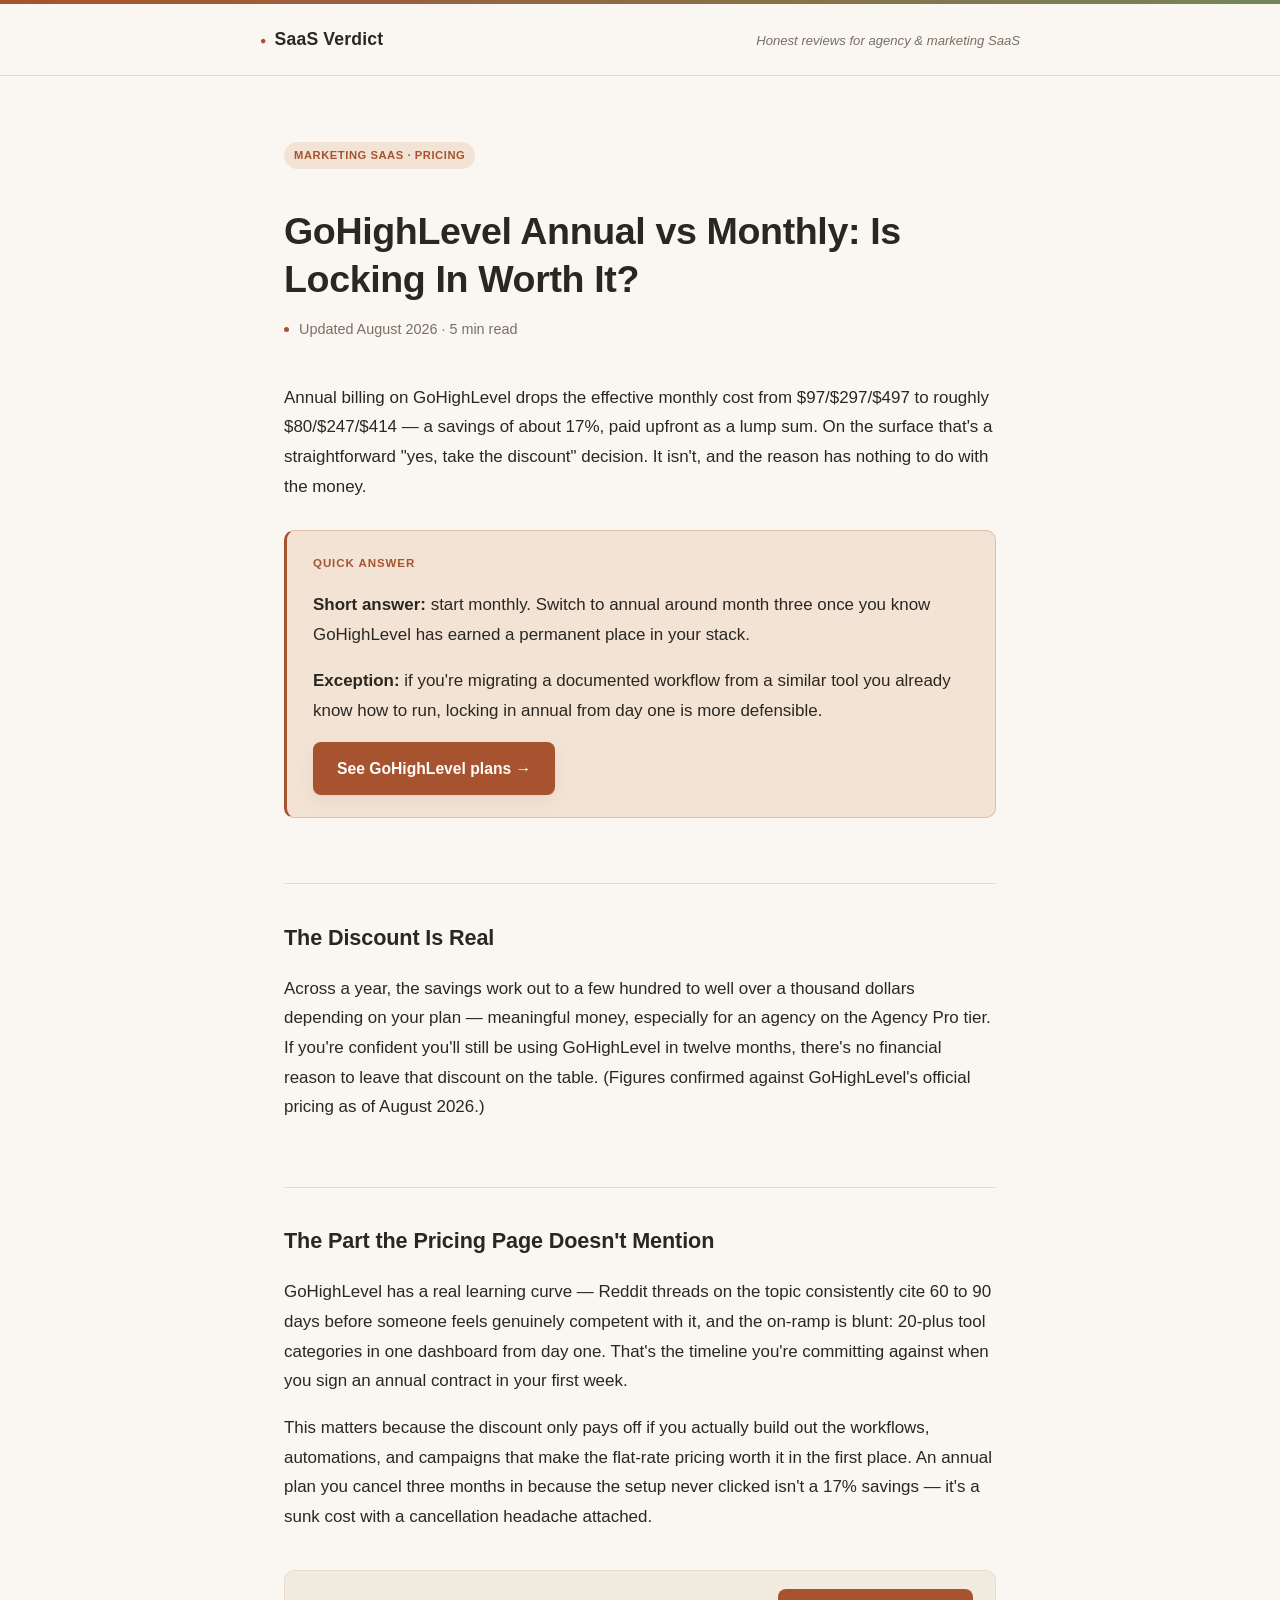
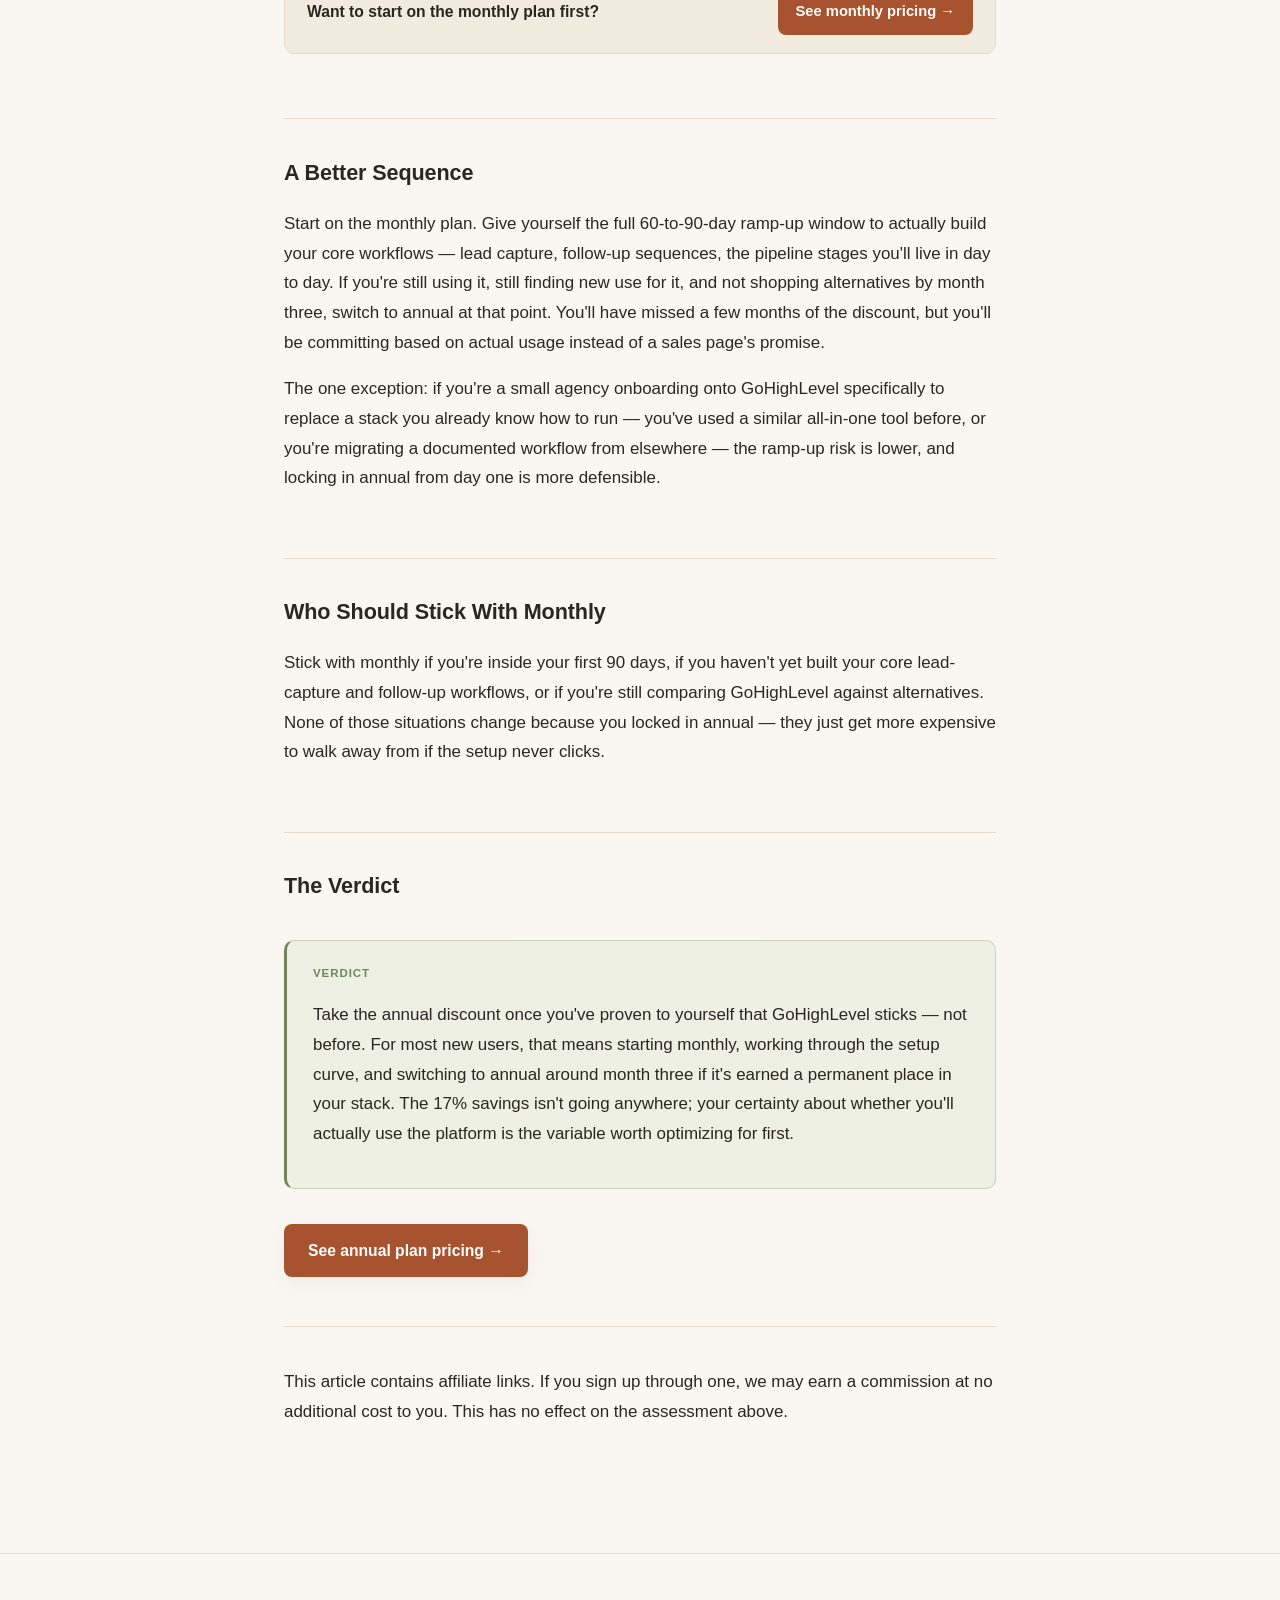
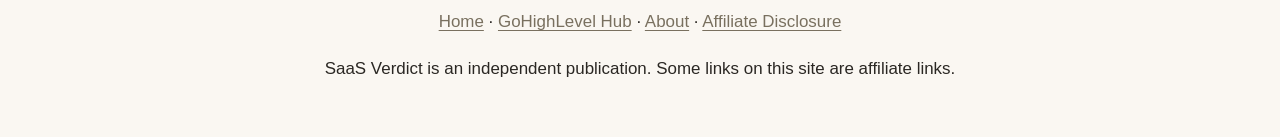
<file: gohighlevel-annual-vs-monthly.html>
<!DOCTYPE html>
<html lang="en">
<head>
<meta charset="UTF-8">
<meta name="viewport" content="width=device-width, initial-scale=1.0">
<meta name="google-site-verification" content="khJ3TOAnC0_V5ZJb4xvIewqSBs-AzfNTzFhfHE265xk" />
<meta name="p:domain_verify" content="cc5c7a9d20961ee72a0919a710108df2"/>
<title>GoHighLevel Annual vs Monthly: Is Locking In Worth It? — SaaS Verdict</title>
<meta name="description" content="Annual billing saves about 17% on GoHighLevel. Here's why committing to it on day one is riskier than it looks, and when to actually make the switch.">
<meta property="og:type" content="article">
<meta property="og:title" content="GoHighLevel Annual vs Monthly: Is Locking In Worth It? — SaaS Verdict">
<meta property="og:description" content="Annual billing saves about 17% on GoHighLevel. Here's why committing to it on day one is riskier than it looks, and when to actually make the switch.">
<meta property="og:url" content="https://tomoya52-maker.github.io/saas-verdict/gohighlevel-annual-vs-monthly.html">
<meta property="og:site_name" content="SaaS Verdict">
<meta name="twitter:card" content="summary">
<meta name="twitter:title" content="GoHighLevel Annual vs Monthly: Is Locking In Worth It? — SaaS Verdict">
<meta name="twitter:description" content="Annual billing saves about 17% on GoHighLevel. Here's why committing to it on day one is riskier than it looks, and when to actually make the switch.">
<link rel="icon" href="data:image/svg+xml,<svg xmlns=%22http://www.w3.org/2000/svg%22 viewBox=%220 0 100 100%22><circle cx=%2250%22 cy=%2250%22 r=%2242%22 fill=%22%23a8532f%22/></svg>">
<script async src="https://www.googletagmanager.com/gtag/js?id=G-R0KV60DYWQ"></script>
<script>
  window.dataLayer = window.dataLayer || [];
  function gtag(){dataLayer.push(arguments);}
  gtag("js", new Date());
  gtag("config", "G-R0KV60DYWQ");
</script>
<link rel="stylesheet" href="style.css">
</head>
<body>

<header class="site-header">
  <div class="inner">
    <a class="logo" href="index.html">SaaS Verdict</a>
    <span class="tagline">Honest reviews for agency &amp; marketing SaaS</span>
  </div>
</header>

<main>
  <span class="tag">Marketing SaaS · Pricing</span>
  <h1>GoHighLevel Annual vs Monthly: Is Locking In Worth It?</h1>
  <p class="meta">Updated August 2026 · 5 min read</p>

  <p>Annual billing on GoHighLevel drops the effective monthly cost from $97/$297/$497 to roughly $80/$247/$414 — a savings of about 17%, paid upfront as a lump sum. On the surface that's a straightforward "yes, take the discount" decision. It isn't, and the reason has nothing to do with the money.</p>

  <div class="quick-answer">
    <p><strong>Short answer:</strong> start monthly. Switch to annual around month three once you know GoHighLevel has earned a permanent place in your stack.</p>
    <p><strong>Exception:</strong> if you're migrating a documented workflow from a similar tool you already know how to run, locking in annual from day one is more defensible.</p>
    <div class="cta-row">
      <a class="cta" href="https://gohighlevel.com/annual?fp_ref=tomoya21&amp;fp_sid=annual-top" rel="nofollow noopener" target="_blank">See GoHighLevel plans →</a>
    </div>
  </div>

  <h2>The Discount Is Real</h2>
  <p>Across a year, the savings work out to a few hundred to well over a thousand dollars depending on your plan — meaningful money, especially for an agency on the Agency Pro tier. If you're confident you'll still be using GoHighLevel in twelve months, there's no financial reason to leave that discount on the table. (Figures confirmed against GoHighLevel's official pricing as of August 2026.)</p>

  <h2>The Part the Pricing Page Doesn't Mention</h2>
  <p>GoHighLevel has a real learning curve — Reddit threads on the topic consistently cite 60 to 90 days before someone feels genuinely competent with it, and the on-ramp is blunt: 20-plus tool categories in one dashboard from day one. That's the timeline you're committing against when you sign an annual contract in your first week.</p>
  <p>This matters because the discount only pays off if you actually build out the workflows, automations, and campaigns that make the flat-rate pricing worth it in the first place. An annual plan you cancel three months in because the setup never clicked isn't a 17% savings — it's a sunk cost with a cancellation headache attached.</p>

  <div class="mid-cta">
    <p>Want to start on the monthly plan first?</p>
    <a class="cta" href="https://www.gohighlevel.com/pricing?fp_ref=tomoya21&amp;fp_sid=annual-mid" rel="nofollow noopener" target="_blank">See monthly pricing →</a>
  </div>

  <h2>A Better Sequence</h2>
  <p>Start on the monthly plan. Give yourself the full 60-to-90-day ramp-up window to actually build your core workflows — lead capture, follow-up sequences, the pipeline stages you'll live in day to day. If you're still using it, still finding new use for it, and not shopping alternatives by month three, switch to annual at that point. You'll have missed a few months of the discount, but you'll be committing based on actual usage instead of a sales page's promise.</p>
  <p>The one exception: if you're a small agency onboarding onto GoHighLevel specifically to replace a stack you already know how to run — you've used a similar all-in-one tool before, or you're migrating a documented workflow from elsewhere — the ramp-up risk is lower, and locking in annual from day one is more defensible.</p>

  <h2>Who Should Stick With Monthly</h2>
  <p>Stick with monthly if you're inside your first 90 days, if you haven't yet built your core lead-capture and follow-up workflows, or if you're still comparing GoHighLevel against alternatives. None of those situations change because you locked in annual — they just get more expensive to walk away from if the setup never clicks.</p>

  <h2>The Verdict</h2>
  <div class="verdict">
    <p>Take the annual discount once you've proven to yourself that GoHighLevel sticks — not before. For most new users, that means starting monthly, working through the setup curve, and switching to annual around month three if it's earned a permanent place in your stack. The 17% savings isn't going anywhere; your certainty about whether you'll actually use the platform is the variable worth optimizing for first.</p>
  </div>

  <div class="cta-row">
    <a class="cta" href="https://gohighlevel.com/annual?fp_ref=tomoya21&amp;fp_sid=annual-bottom" rel="nofollow noopener" target="_blank">See annual plan pricing →</a>
  </div>

  <div class="disclosure">
    <p>This article contains affiliate links. If you sign up through one, we may earn a commission at no additional cost to you. This has no effect on the assessment above.</p>
  </div>
</main>

<footer class="site-footer">
  <p><a href="index.html">Home</a> · <a href="gohighlevel.html">GoHighLevel Hub</a> · <a href="about.html">About</a> · <a href="affiliate-disclosure.html">Affiliate Disclosure</a></p>
  <p>SaaS Verdict is an independent publication. Some links on this site are affiliate links.</p>
</footer>

</body>
</html>
</file>
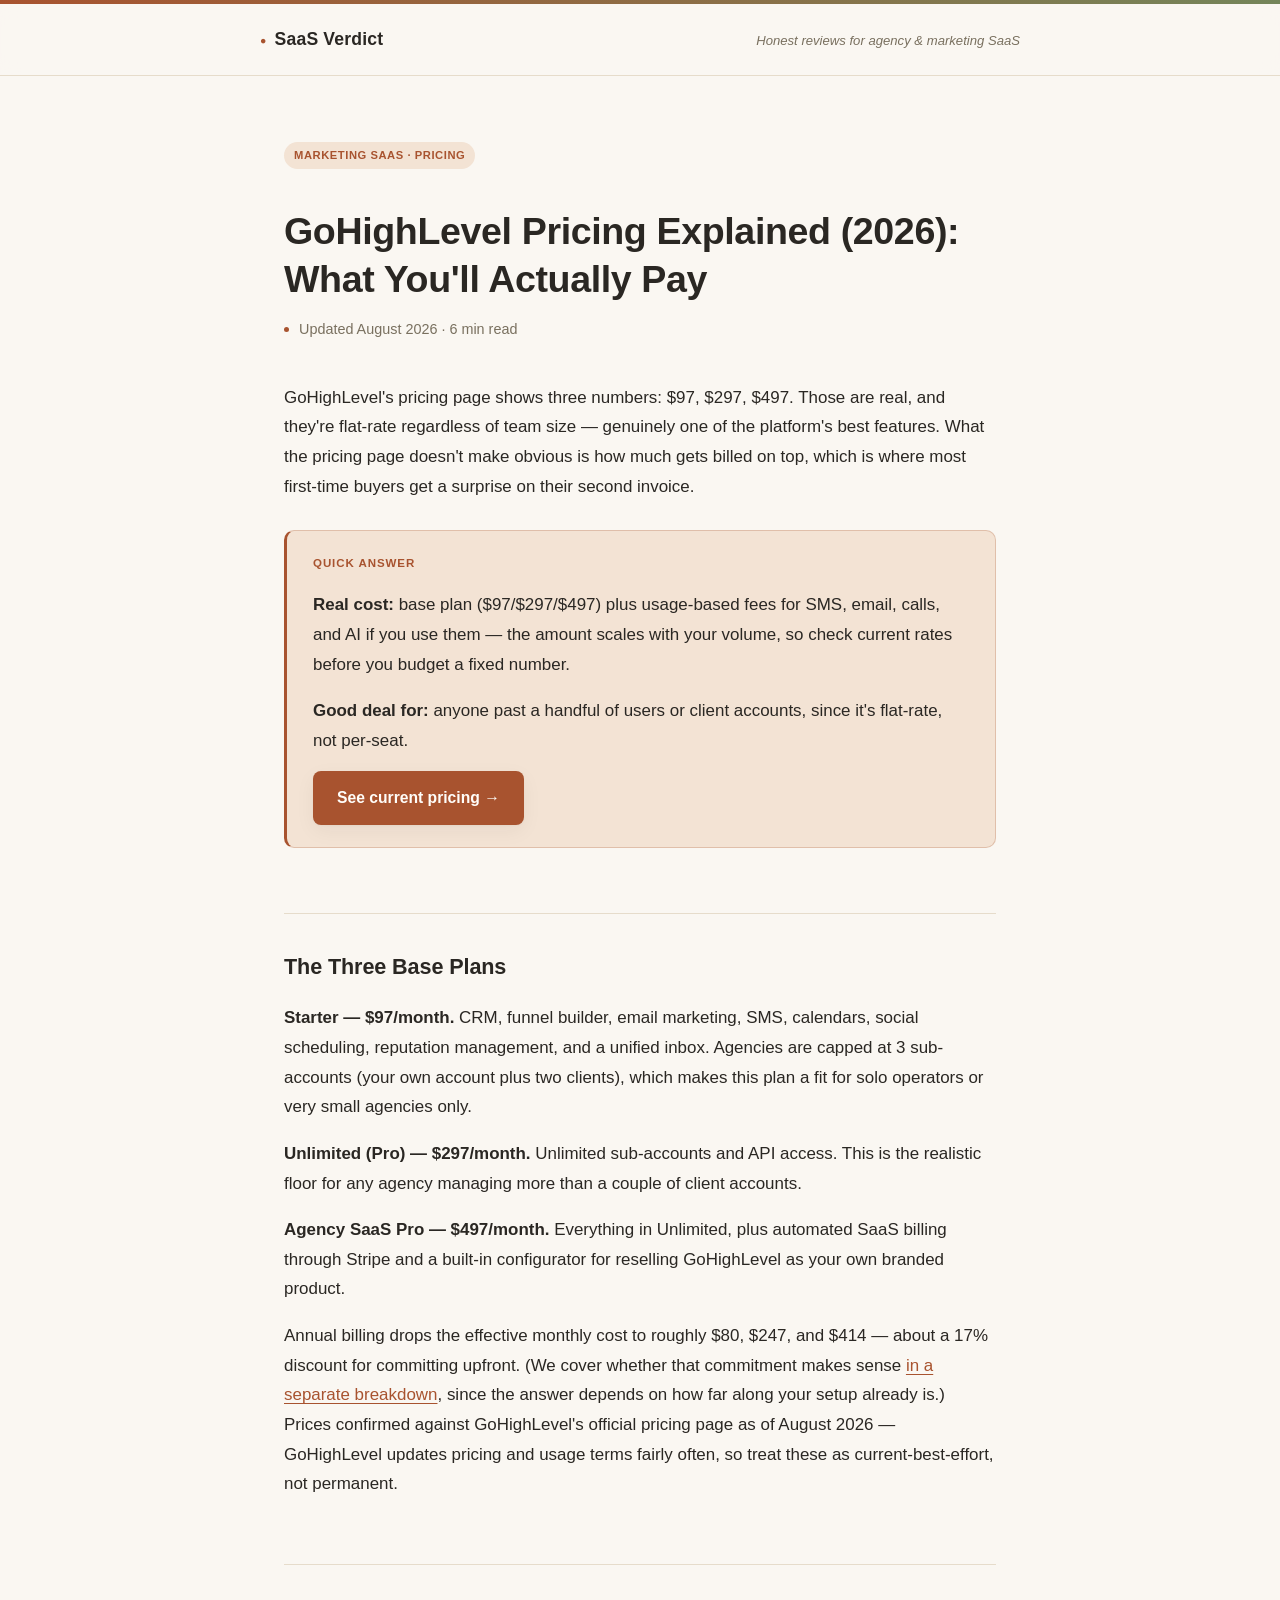
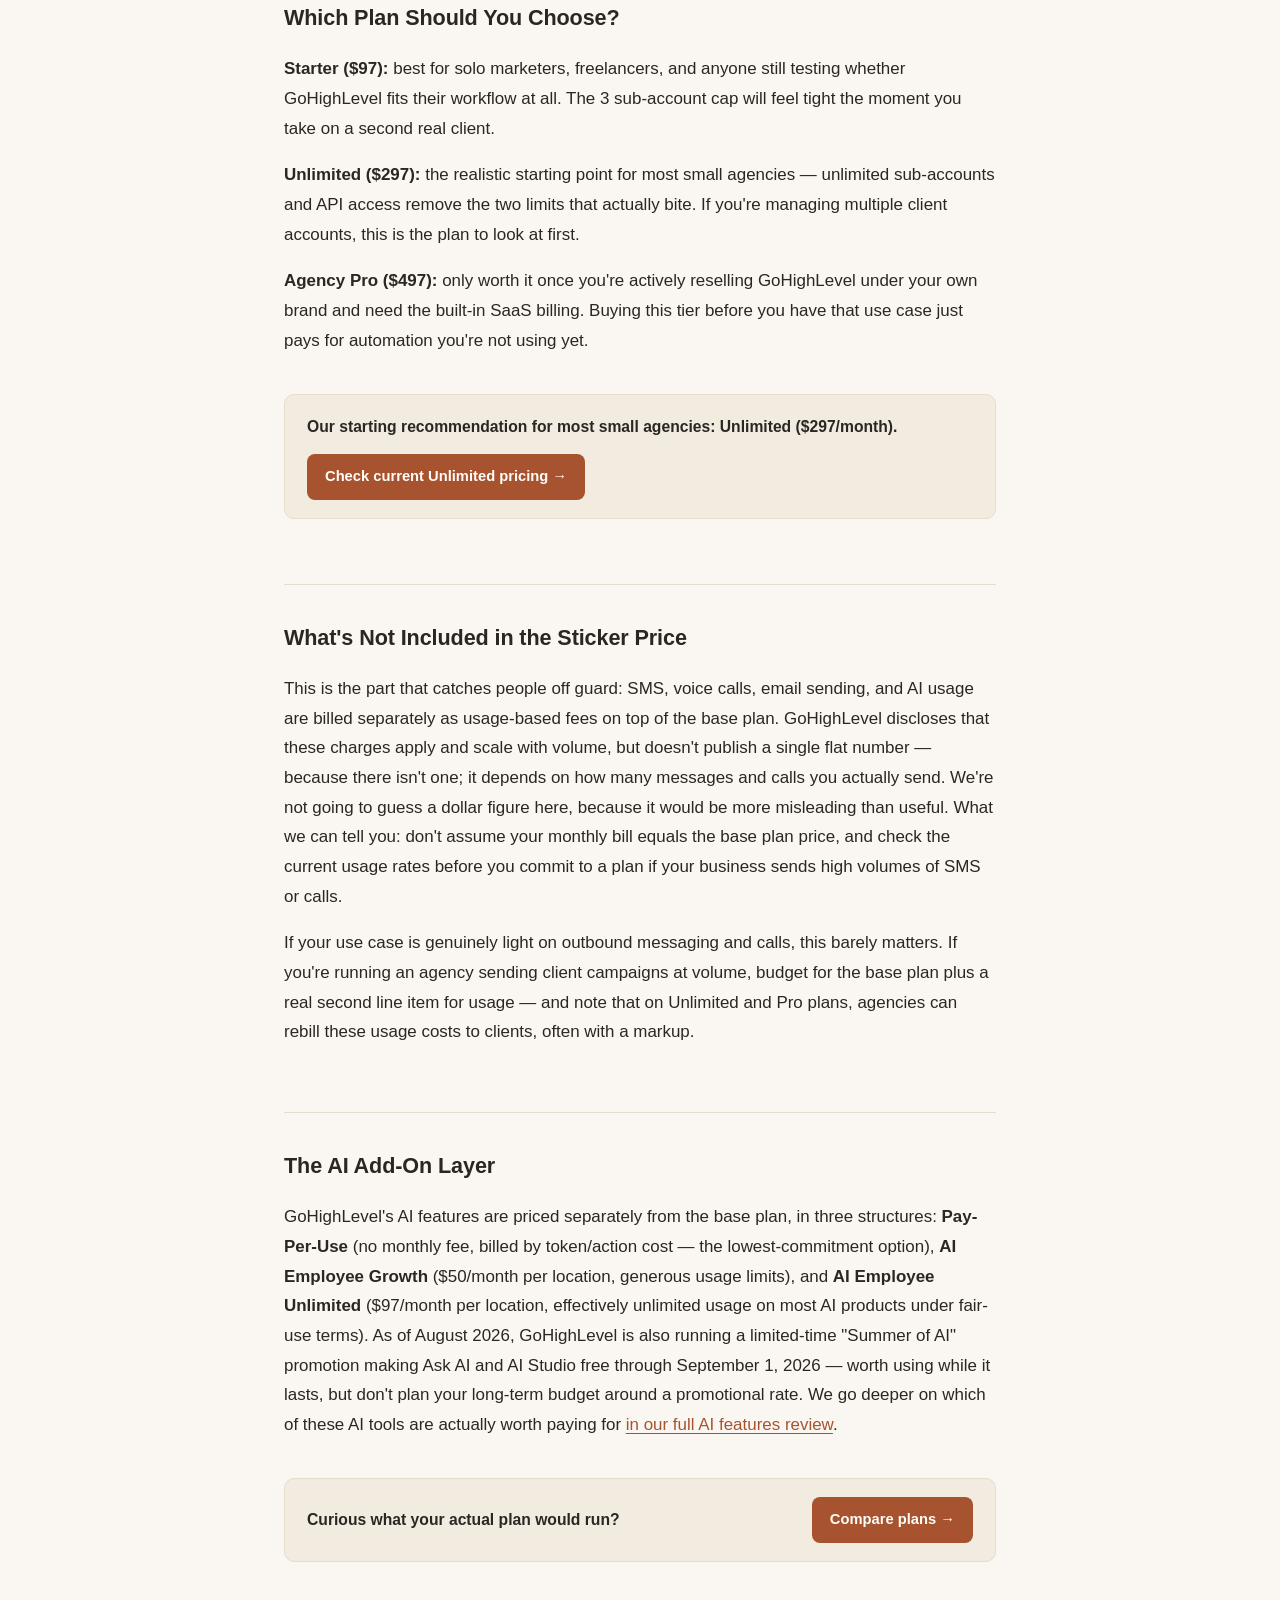
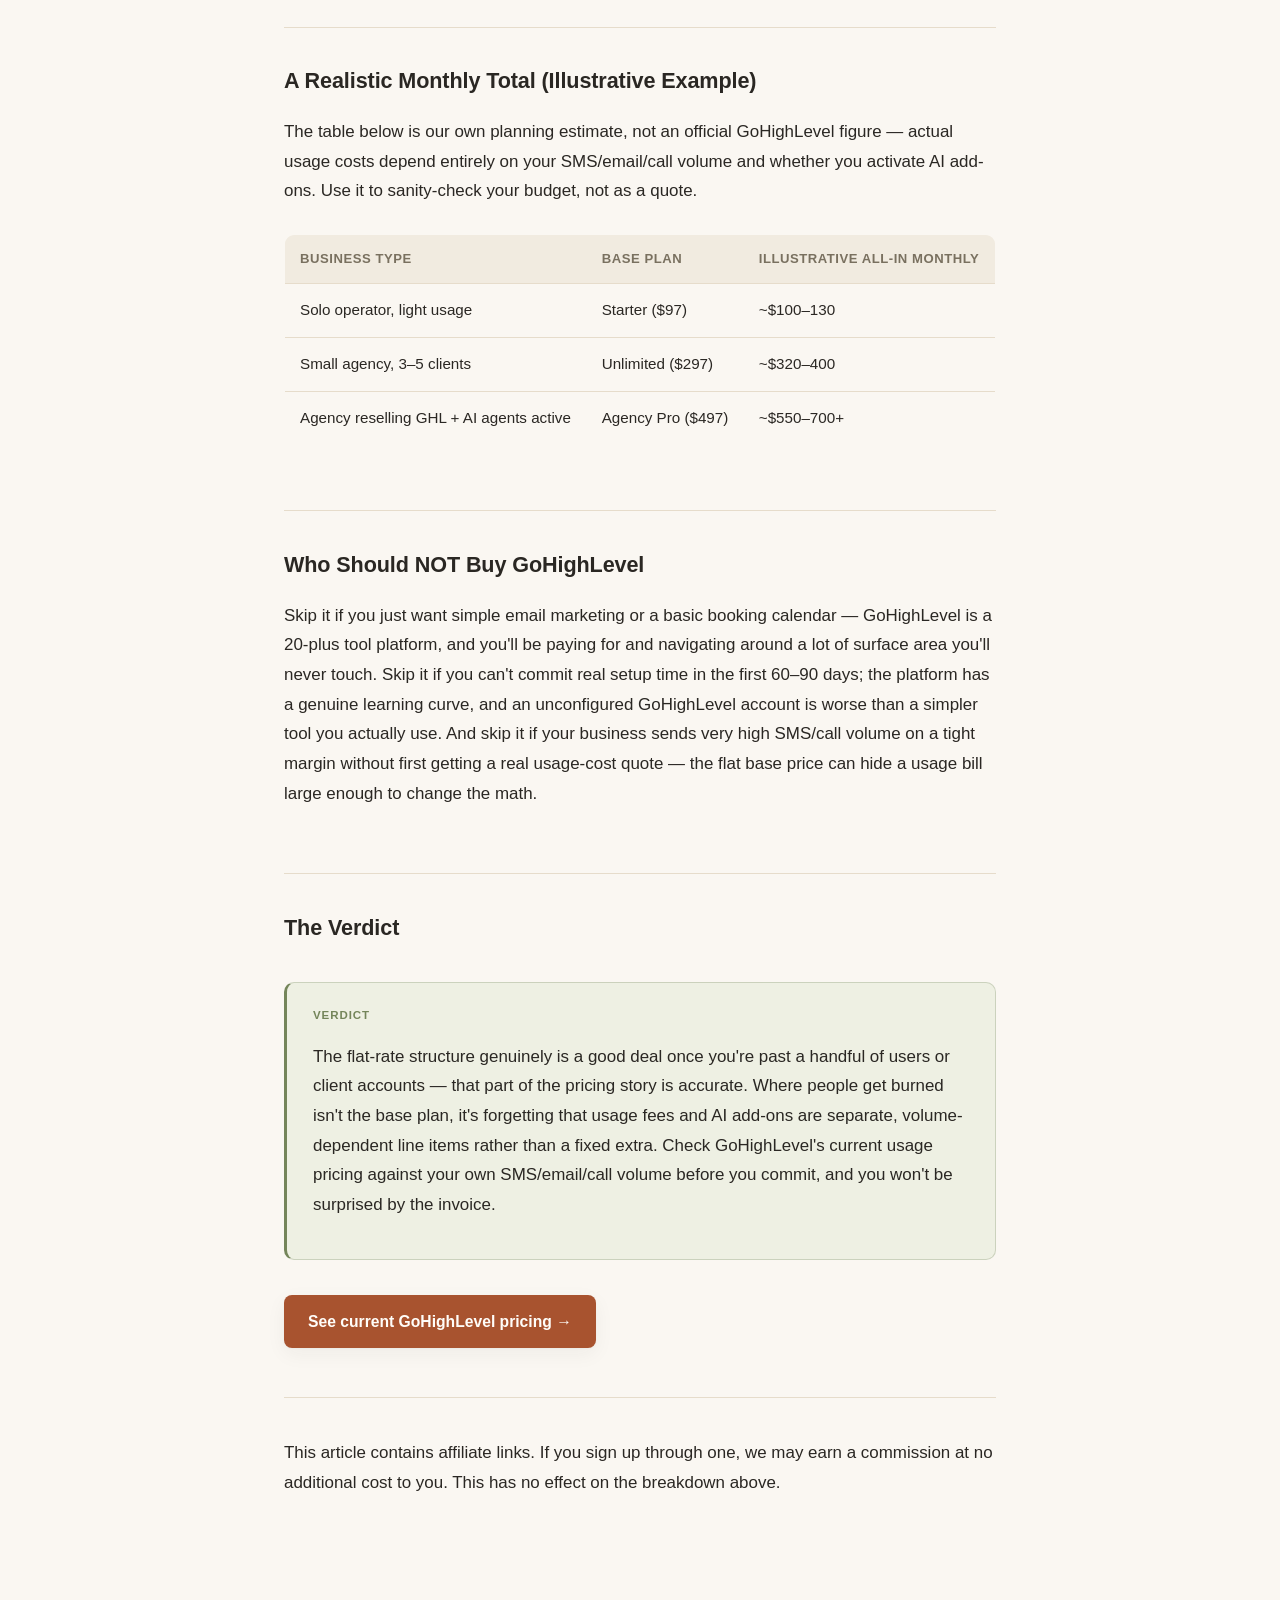
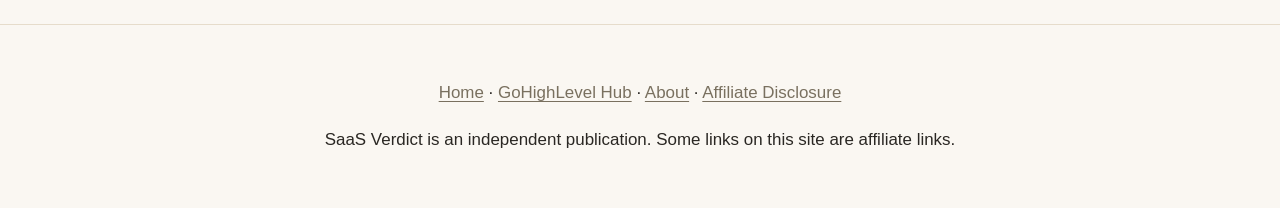
<file: gohighlevel-pricing-explained.html>
<!DOCTYPE html>
<html lang="en">
<head>
<meta charset="UTF-8">
<meta name="viewport" content="width=device-width, initial-scale=1.0">
<meta name="google-site-verification" content="khJ3TOAnC0_V5ZJb4xvIewqSBs-AzfNTzFhfHE265xk" />
<meta name="p:domain_verify" content="cc5c7a9d20961ee72a0919a710108df2"/>
<title>GoHighLevel Pricing Explained (2026): What You'll Actually Pay — SaaS Verdict</title>
<meta name="description" content="GoHighLevel's sticker price is $97, $297, or $497. Here's what usage fees and AI add-ons actually push your real monthly bill to.">
<meta property="og:type" content="article">
<meta property="og:title" content="GoHighLevel Pricing Explained (2026): What You'll Actually Pay — SaaS Verdict">
<meta property="og:description" content="GoHighLevel's sticker price is $97, $297, or $497. Here's what usage fees and AI add-ons actually push your real monthly bill to.">
<meta property="og:url" content="https://tomoya52-maker.github.io/saas-verdict/gohighlevel-pricing-explained.html">
<meta property="og:site_name" content="SaaS Verdict">
<meta name="twitter:card" content="summary">
<meta name="twitter:title" content="GoHighLevel Pricing Explained (2026): What You'll Actually Pay — SaaS Verdict">
<meta name="twitter:description" content="GoHighLevel's sticker price is $97, $297, or $497. Here's what usage fees and AI add-ons actually push your real monthly bill to.">
<link rel="icon" href="data:image/svg+xml,<svg xmlns=%22http://www.w3.org/2000/svg%22 viewBox=%220 0 100 100%22><circle cx=%2250%22 cy=%2250%22 r=%2242%22 fill=%22%23a8532f%22/></svg>">
<script async src="https://www.googletagmanager.com/gtag/js?id=G-R0KV60DYWQ"></script>
<script>
  window.dataLayer = window.dataLayer || [];
  function gtag(){dataLayer.push(arguments);}
  gtag("js", new Date());
  gtag("config", "G-R0KV60DYWQ");
</script>
<link rel="stylesheet" href="style.css">
</head>
<body>

<header class="site-header">
  <div class="inner">
    <a class="logo" href="index.html">SaaS Verdict</a>
    <span class="tagline">Honest reviews for agency &amp; marketing SaaS</span>
  </div>
</header>

<main>
  <span class="tag">Marketing SaaS · Pricing</span>
  <h1>GoHighLevel Pricing Explained (2026): What You'll Actually Pay</h1>
  <p class="meta">Updated August 2026 · 6 min read</p>

  <p>GoHighLevel's pricing page shows three numbers: $97, $297, $497. Those are real, and they're flat-rate regardless of team size — genuinely one of the platform's best features. What the pricing page doesn't make obvious is how much gets billed on top, which is where most first-time buyers get a surprise on their second invoice.</p>

  <div class="quick-answer">
    <p><strong>Real cost:</strong> base plan ($97/$297/$497) plus usage-based fees for SMS, email, calls, and AI if you use them — the amount scales with your volume, so check current rates before you budget a fixed number.</p>
    <p><strong>Good deal for:</strong> anyone past a handful of users or client accounts, since it's flat-rate, not per-seat.</p>
    <div class="cta-row">
      <a class="cta" href="https://www.gohighlevel.com/pricing?fp_ref=tomoya21&amp;fp_sid=pricing-top" rel="nofollow noopener" target="_blank">See current pricing →</a>
    </div>
  </div>

  <h2>The Three Base Plans</h2>
  <p><strong>Starter — $97/month.</strong> CRM, funnel builder, email marketing, SMS, calendars, social scheduling, reputation management, and a unified inbox. Agencies are capped at 3 sub-accounts (your own account plus two clients), which makes this plan a fit for solo operators or very small agencies only.</p>
  <p><strong>Unlimited (Pro) — $297/month.</strong> Unlimited sub-accounts and API access. This is the realistic floor for any agency managing more than a couple of client accounts.</p>
  <p><strong>Agency SaaS Pro — $497/month.</strong> Everything in Unlimited, plus automated SaaS billing through Stripe and a built-in configurator for reselling GoHighLevel as your own branded product.</p>
  <p>Annual billing drops the effective monthly cost to roughly $80, $247, and $414 — about a 17% discount for committing upfront. (We cover whether that commitment makes sense <a href="gohighlevel-annual-vs-monthly.html">in a separate breakdown</a>, since the answer depends on how far along your setup already is.) Prices confirmed against GoHighLevel's official pricing page as of August 2026 — GoHighLevel updates pricing and usage terms fairly often, so treat these as current-best-effort, not permanent.</p>

  <h2>Which Plan Should You Choose?</h2>
  <p><strong>Starter ($97):</strong> best for solo marketers, freelancers, and anyone still testing whether GoHighLevel fits their workflow at all. The 3 sub-account cap will feel tight the moment you take on a second real client.</p>
  <p><strong>Unlimited ($297):</strong> the realistic starting point for most small agencies — unlimited sub-accounts and API access remove the two limits that actually bite. If you're managing multiple client accounts, this is the plan to look at first.</p>
  <p><strong>Agency Pro ($497):</strong> only worth it once you're actively reselling GoHighLevel under your own brand and need the built-in SaaS billing. Buying this tier before you have that use case just pays for automation you're not using yet.</p>
  <div class="mid-cta">
    <p><strong>Our starting recommendation for most small agencies:</strong> Unlimited ($297/month).</p>
    <a class="cta" href="https://www.gohighlevel.com/pricing?fp_ref=tomoya21&amp;fp_sid=pricing-plan-pick" rel="nofollow noopener" target="_blank">Check current Unlimited pricing →</a>
  </div>

  <h2>What's Not Included in the Sticker Price</h2>
  <p>This is the part that catches people off guard: SMS, voice calls, email sending, and AI usage are billed separately as usage-based fees on top of the base plan. GoHighLevel discloses that these charges apply and scale with volume, but doesn't publish a single flat number — because there isn't one; it depends on how many messages and calls you actually send. We're not going to guess a dollar figure here, because it would be more misleading than useful. What we can tell you: don't assume your monthly bill equals the base plan price, and check the current usage rates before you commit to a plan if your business sends high volumes of SMS or calls.</p>
  <p>If your use case is genuinely light on outbound messaging and calls, this barely matters. If you're running an agency sending client campaigns at volume, budget for the base plan plus a real second line item for usage — and note that on Unlimited and Pro plans, agencies can rebill these usage costs to clients, often with a markup.</p>

  <h2>The AI Add-On Layer</h2>
  <p>GoHighLevel's AI features are priced separately from the base plan, in three structures: <strong>Pay-Per-Use</strong> (no monthly fee, billed by token/action cost — the lowest-commitment option), <strong>AI Employee Growth</strong> ($50/month per location, generous usage limits), and <strong>AI Employee Unlimited</strong> ($97/month per location, effectively unlimited usage on most AI products under fair-use terms). As of August 2026, GoHighLevel is also running a limited-time "Summer of AI" promotion making Ask AI and AI Studio free through September 1, 2026 — worth using while it lasts, but don't plan your long-term budget around a promotional rate. We go deeper on which of these AI tools are actually worth paying for <a href="gohighlevel-ai-features-review.html">in our full AI features review</a>.</p>

  <div class="mid-cta">
    <p>Curious what your actual plan would run?</p>
    <a class="cta" href="https://www.gohighlevel.com/pricing?fp_ref=tomoya21&amp;fp_sid=pricing-mid" rel="nofollow noopener" target="_blank">Compare plans →</a>
  </div>

  <h2>A Realistic Monthly Total (Illustrative Example)</h2>
  <p>The table below is our own planning estimate, not an official GoHighLevel figure — actual usage costs depend entirely on your SMS/email/call volume and whether you activate AI add-ons. Use it to sanity-check your budget, not as a quote.</p>
  <table>
    <tr><th>Business type</th><th>Base plan</th><th>Illustrative all-in monthly</th></tr>
    <tr><td>Solo operator, light usage</td><td>Starter ($97)</td><td>~$100–130</td></tr>
    <tr><td>Small agency, 3–5 clients</td><td>Unlimited ($297)</td><td>~$320–400</td></tr>
    <tr><td>Agency reselling GHL + AI agents active</td><td>Agency Pro ($497)</td><td>~$550–700+</td></tr>
  </table>

  <h2>Who Should NOT Buy GoHighLevel</h2>
  <p>Skip it if you just want simple email marketing or a basic booking calendar — GoHighLevel is a 20-plus tool platform, and you'll be paying for and navigating around a lot of surface area you'll never touch. Skip it if you can't commit real setup time in the first 60–90 days; the platform has a genuine learning curve, and an unconfigured GoHighLevel account is worse than a simpler tool you actually use. And skip it if your business sends very high SMS/call volume on a tight margin without first getting a real usage-cost quote — the flat base price can hide a usage bill large enough to change the math.</p>

  <h2>The Verdict</h2>
  <div class="verdict">
    <p>The flat-rate structure genuinely is a good deal once you're past a handful of users or client accounts — that part of the pricing story is accurate. Where people get burned isn't the base plan, it's forgetting that usage fees and AI add-ons are separate, volume-dependent line items rather than a fixed extra. Check GoHighLevel's current usage pricing against your own SMS/email/call volume before you commit, and you won't be surprised by the invoice.</p>
  </div>

  <div class="cta-row">
    <a class="cta" href="https://www.gohighlevel.com/pricing?fp_ref=tomoya21&amp;fp_sid=pricing-bottom" rel="nofollow noopener" target="_blank">See current GoHighLevel pricing →</a>
  </div>

  <div class="disclosure">
    <p>This article contains affiliate links. If you sign up through one, we may earn a commission at no additional cost to you. This has no effect on the breakdown above.</p>
  </div>
</main>

<footer class="site-footer">
  <p><a href="index.html">Home</a> · <a href="gohighlevel.html">GoHighLevel Hub</a> · <a href="about.html">About</a> · <a href="affiliate-disclosure.html">Affiliate Disclosure</a></p>
  <p>SaaS Verdict is an independent publication. Some links on this site are affiliate links.</p>
</footer>

</body>
</html>
</file>
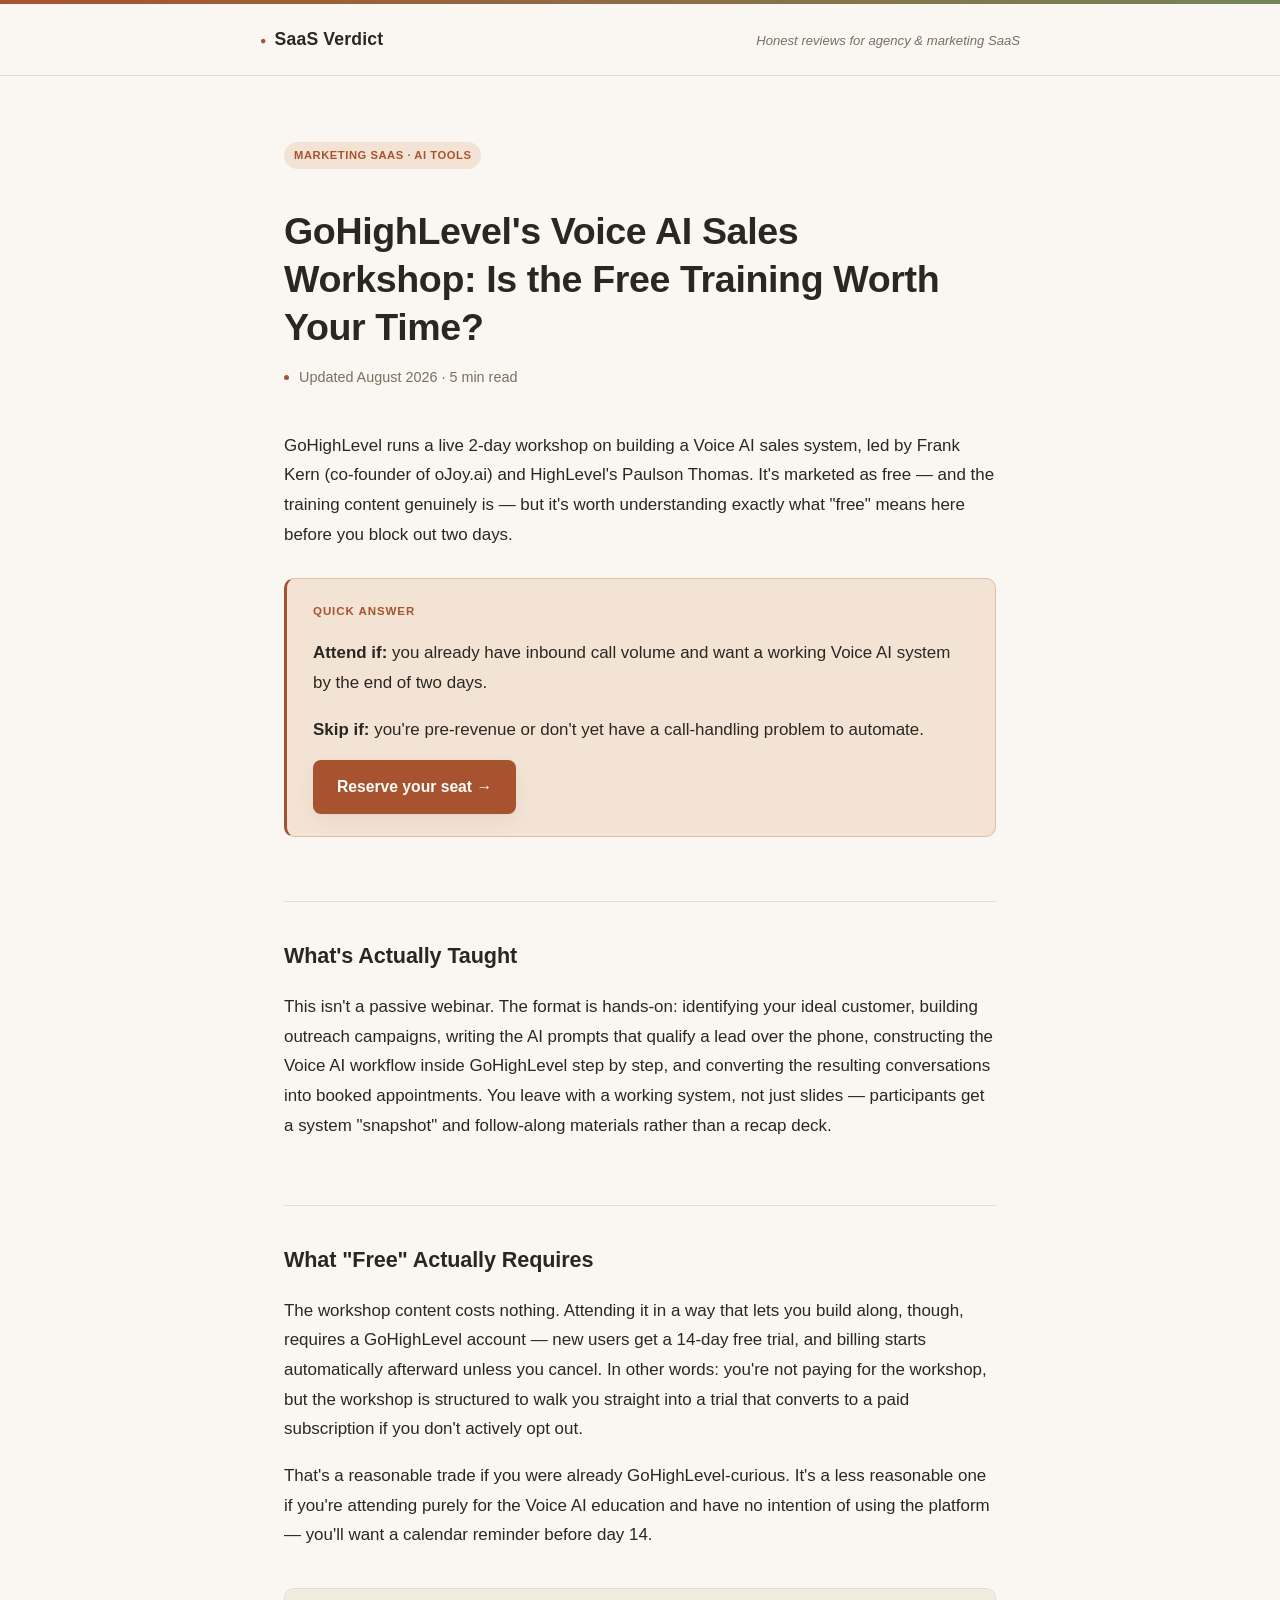
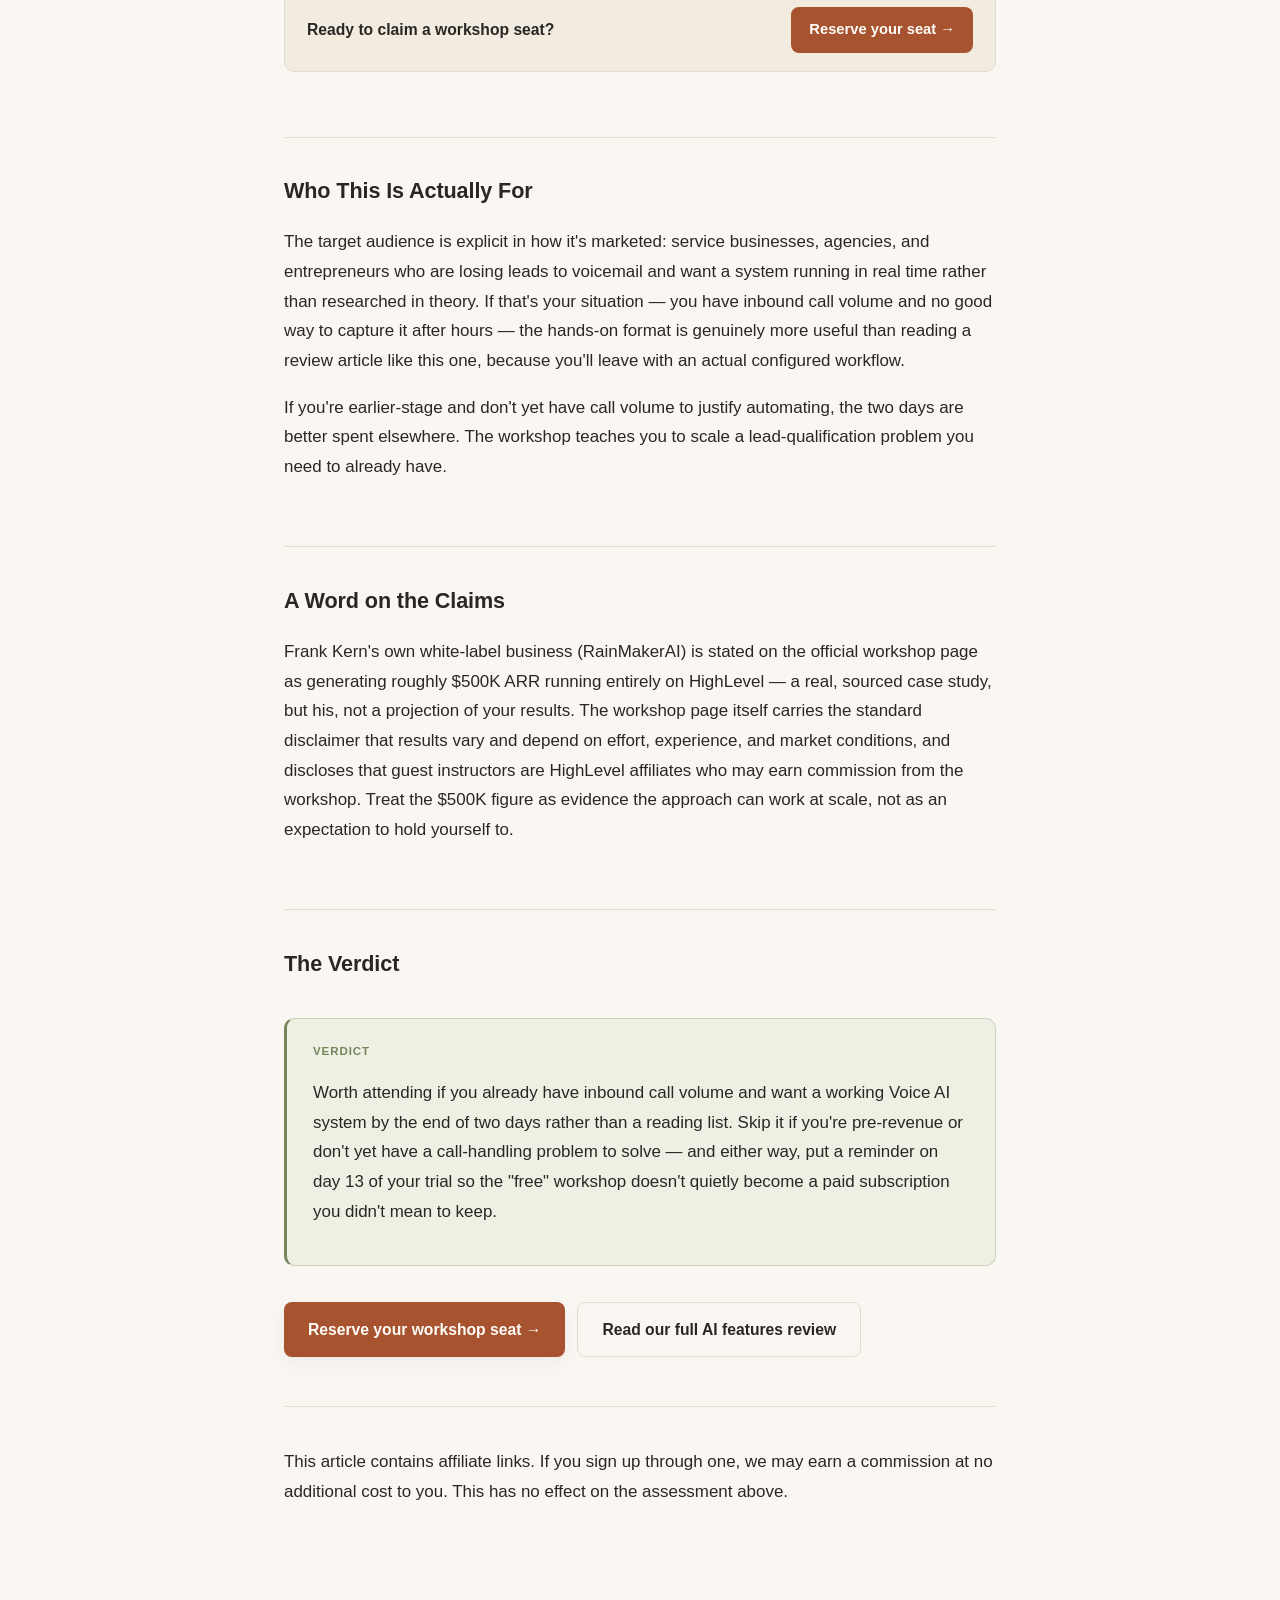
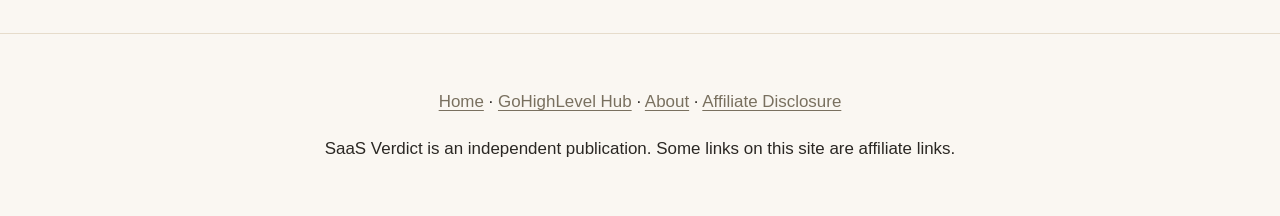
<file: gohighlevel-voice-ai-workshop-review.html>
<!DOCTYPE html>
<html lang="en">
<head>
<meta charset="UTF-8">
<meta name="viewport" content="width=device-width, initial-scale=1.0">
<meta name="google-site-verification" content="khJ3TOAnC0_V5ZJb4xvIewqSBs-AzfNTzFhfHE265xk" />
<meta name="p:domain_verify" content="cc5c7a9d20961ee72a0919a710108df2"/>
<title>GoHighLevel's Voice AI Sales Workshop: Is the Free Training Worth Your Time? — SaaS Verdict</title>
<meta name="description" content="A 2-day live workshop on building a Voice AI sales system inside GoHighLevel. What's actually taught, what it costs, and who should skip it.">
<meta property="og:type" content="article">
<meta property="og:title" content="GoHighLevel's Voice AI Sales Workshop: Is the Free Training Worth Your Time? — SaaS Verdict">
<meta property="og:description" content="A 2-day live workshop on building a Voice AI sales system inside GoHighLevel. What's actually taught, what it costs, and who should skip it.">
<meta property="og:url" content="https://tomoya52-maker.github.io/saas-verdict/gohighlevel-voice-ai-workshop-review.html">
<meta property="og:site_name" content="SaaS Verdict">
<meta name="twitter:card" content="summary">
<meta name="twitter:title" content="GoHighLevel's Voice AI Sales Workshop: Is the Free Training Worth Your Time? — SaaS Verdict">
<meta name="twitter:description" content="A 2-day live workshop on building a Voice AI sales system inside GoHighLevel. What's actually taught, what it costs, and who should skip it.">
<link rel="icon" href="data:image/svg+xml,<svg xmlns=%22http://www.w3.org/2000/svg%22 viewBox=%220 0 100 100%22><circle cx=%2250%22 cy=%2250%22 r=%2242%22 fill=%22%23a8532f%22/></svg>">
<script async src="https://www.googletagmanager.com/gtag/js?id=G-R0KV60DYWQ"></script>
<script>
  window.dataLayer = window.dataLayer || [];
  function gtag(){dataLayer.push(arguments);}
  gtag("js", new Date());
  gtag("config", "G-R0KV60DYWQ");
</script>
<link rel="stylesheet" href="style.css">
</head>
<body>

<header class="site-header">
  <div class="inner">
    <a class="logo" href="index.html">SaaS Verdict</a>
    <span class="tagline">Honest reviews for agency &amp; marketing SaaS</span>
  </div>
</header>

<main>
  <span class="tag">Marketing SaaS · AI Tools</span>
  <h1>GoHighLevel's Voice AI Sales Workshop: Is the Free Training Worth Your Time?</h1>
  <p class="meta">Updated August 2026 · 5 min read</p>

  <p>GoHighLevel runs a live 2-day workshop on building a Voice AI sales system, led by Frank Kern (co-founder of oJoy.ai) and HighLevel's Paulson Thomas. It's marketed as free — and the training content genuinely is — but it's worth understanding exactly what "free" means here before you block out two days.</p>

  <div class="quick-answer">
    <p><strong>Attend if:</strong> you already have inbound call volume and want a working Voice AI system by the end of two days.</p>
    <p><strong>Skip if:</strong> you're pre-revenue or don't yet have a call-handling problem to automate.</p>
    <div class="cta-row">
      <a class="cta" href="https://www.gohighlevel.com/voice-ai-sales-workshop?fp_ref=tomoya21&amp;fp_sid=workshop-top" rel="nofollow noopener" target="_blank">Reserve your seat →</a>
    </div>
  </div>

  <h2>What's Actually Taught</h2>
  <p>This isn't a passive webinar. The format is hands-on: identifying your ideal customer, building outreach campaigns, writing the AI prompts that qualify a lead over the phone, constructing the Voice AI workflow inside GoHighLevel step by step, and converting the resulting conversations into booked appointments. You leave with a working system, not just slides — participants get a system "snapshot" and follow-along materials rather than a recap deck.</p>

  <h2>What "Free" Actually Requires</h2>
  <p>The workshop content costs nothing. Attending it in a way that lets you build along, though, requires a GoHighLevel account — new users get a 14-day free trial, and billing starts automatically afterward unless you cancel. In other words: you're not paying for the workshop, but the workshop is structured to walk you straight into a trial that converts to a paid subscription if you don't actively opt out.</p>
  <p>That's a reasonable trade if you were already GoHighLevel-curious. It's a less reasonable one if you're attending purely for the Voice AI education and have no intention of using the platform — you'll want a calendar reminder before day 14.</p>

  <div class="mid-cta">
    <p>Ready to claim a workshop seat?</p>
    <a class="cta" href="https://www.gohighlevel.com/voice-ai-sales-workshop?fp_ref=tomoya21&amp;fp_sid=workshop-mid" rel="nofollow noopener" target="_blank">Reserve your seat →</a>
  </div>

  <h2>Who This Is Actually For</h2>
  <p>The target audience is explicit in how it's marketed: service businesses, agencies, and entrepreneurs who are losing leads to voicemail and want a system running in real time rather than researched in theory. If that's your situation — you have inbound call volume and no good way to capture it after hours — the hands-on format is genuinely more useful than reading a review article like this one, because you'll leave with an actual configured workflow.</p>
  <p>If you're earlier-stage and don't yet have call volume to justify automating, the two days are better spent elsewhere. The workshop teaches you to scale a lead-qualification problem you need to already have.</p>

  <h2>A Word on the Claims</h2>
  <p>Frank Kern's own white-label business (RainMakerAI) is stated on the official workshop page as generating roughly $500K ARR running entirely on HighLevel — a real, sourced case study, but his, not a projection of your results. The workshop page itself carries the standard disclaimer that results vary and depend on effort, experience, and market conditions, and discloses that guest instructors are HighLevel affiliates who may earn commission from the workshop. Treat the $500K figure as evidence the approach can work at scale, not as an expectation to hold yourself to.</p>

  <h2>The Verdict</h2>
  <div class="verdict">
    <p>Worth attending if you already have inbound call volume and want a working Voice AI system by the end of two days rather than a reading list. Skip it if you're pre-revenue or don't yet have a call-handling problem to solve — and either way, put a reminder on day 13 of your trial so the "free" workshop doesn't quietly become a paid subscription you didn't mean to keep.</p>
  </div>

  <div class="cta-row">
    <a class="cta" href="https://www.gohighlevel.com/voice-ai-sales-workshop?fp_ref=tomoya21&amp;fp_sid=workshop-bottom" rel="nofollow noopener" target="_blank">Reserve your workshop seat →</a>
    <a class="cta secondary" href="gohighlevel-ai-features-review.html">Read our full AI features review</a>
  </div>

  <div class="disclosure">
    <p>This article contains affiliate links. If you sign up through one, we may earn a commission at no additional cost to you. This has no effect on the assessment above.</p>
  </div>
</main>

<footer class="site-footer">
  <p><a href="index.html">Home</a> · <a href="gohighlevel.html">GoHighLevel Hub</a> · <a href="about.html">About</a> · <a href="affiliate-disclosure.html">Affiliate Disclosure</a></p>
  <p>SaaS Verdict is an independent publication. Some links on this site are affiliate links.</p>
</footer>

</body>
</html>
</file>
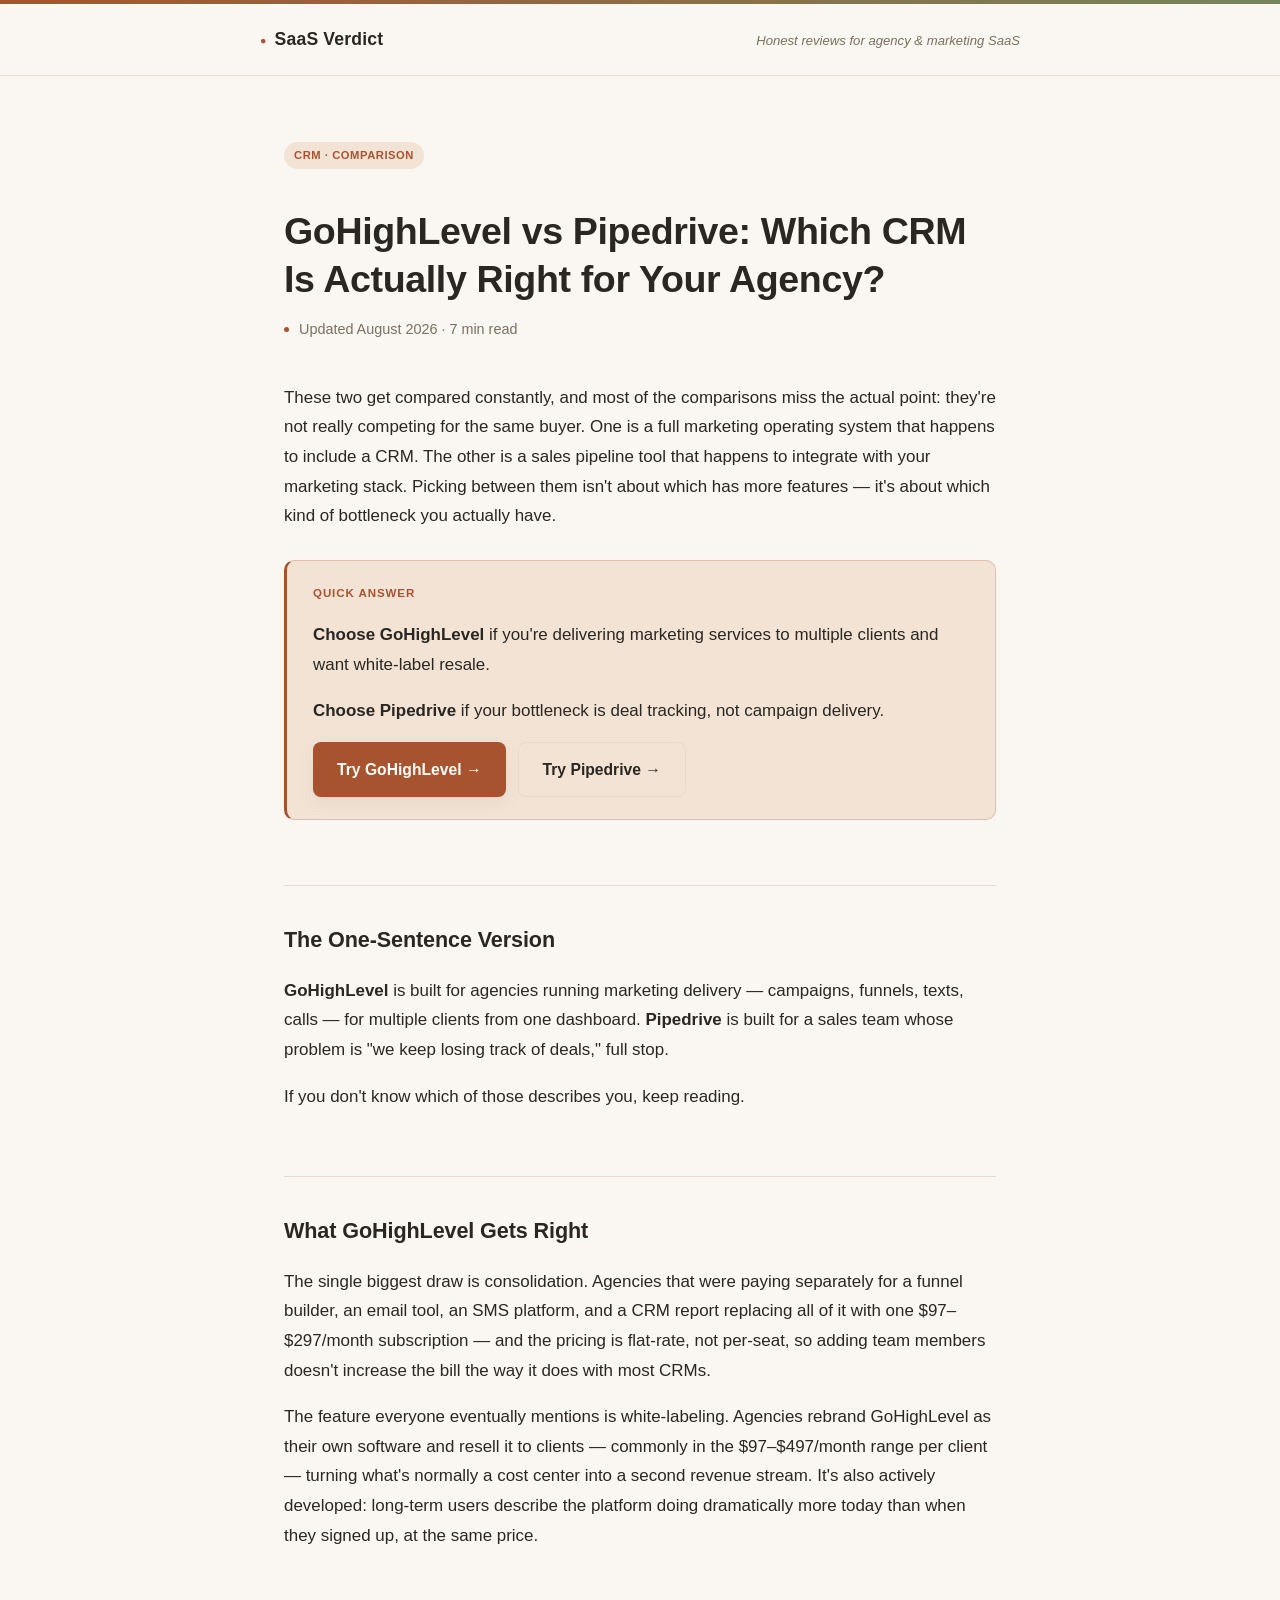
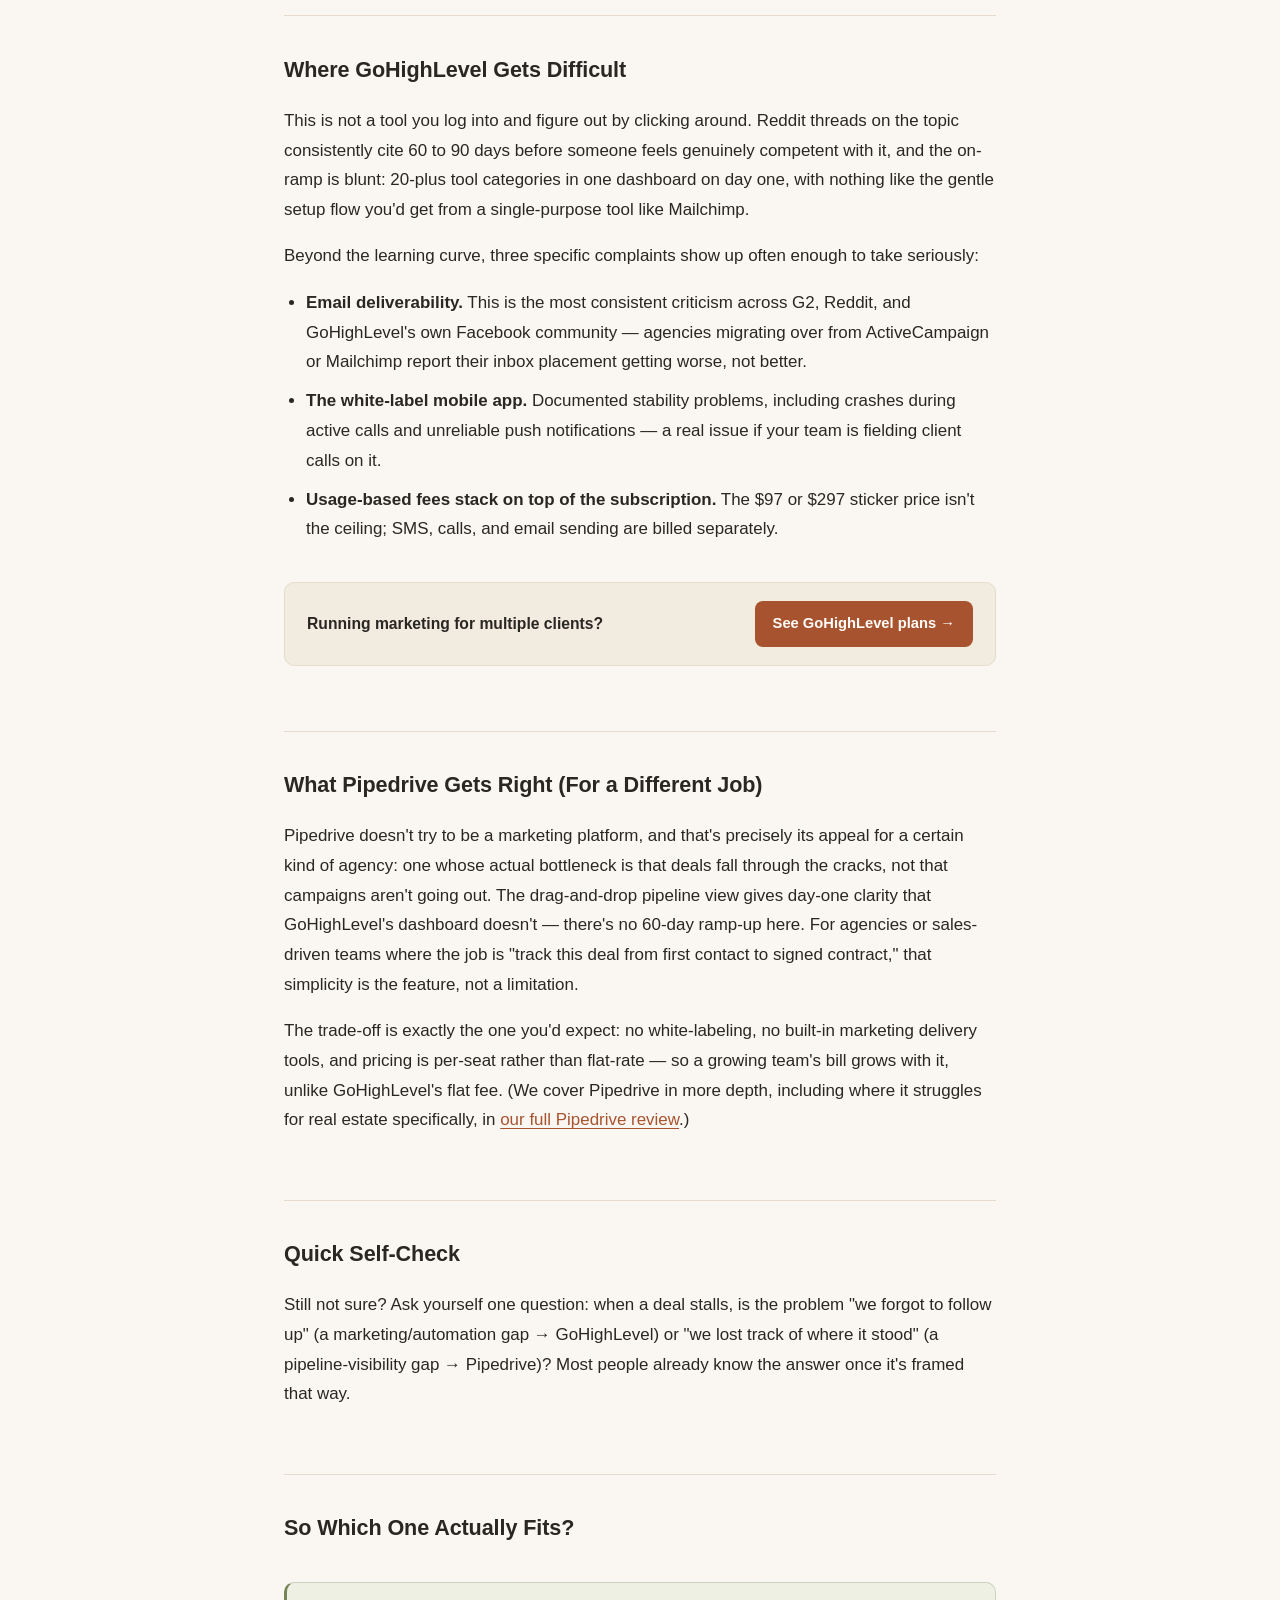
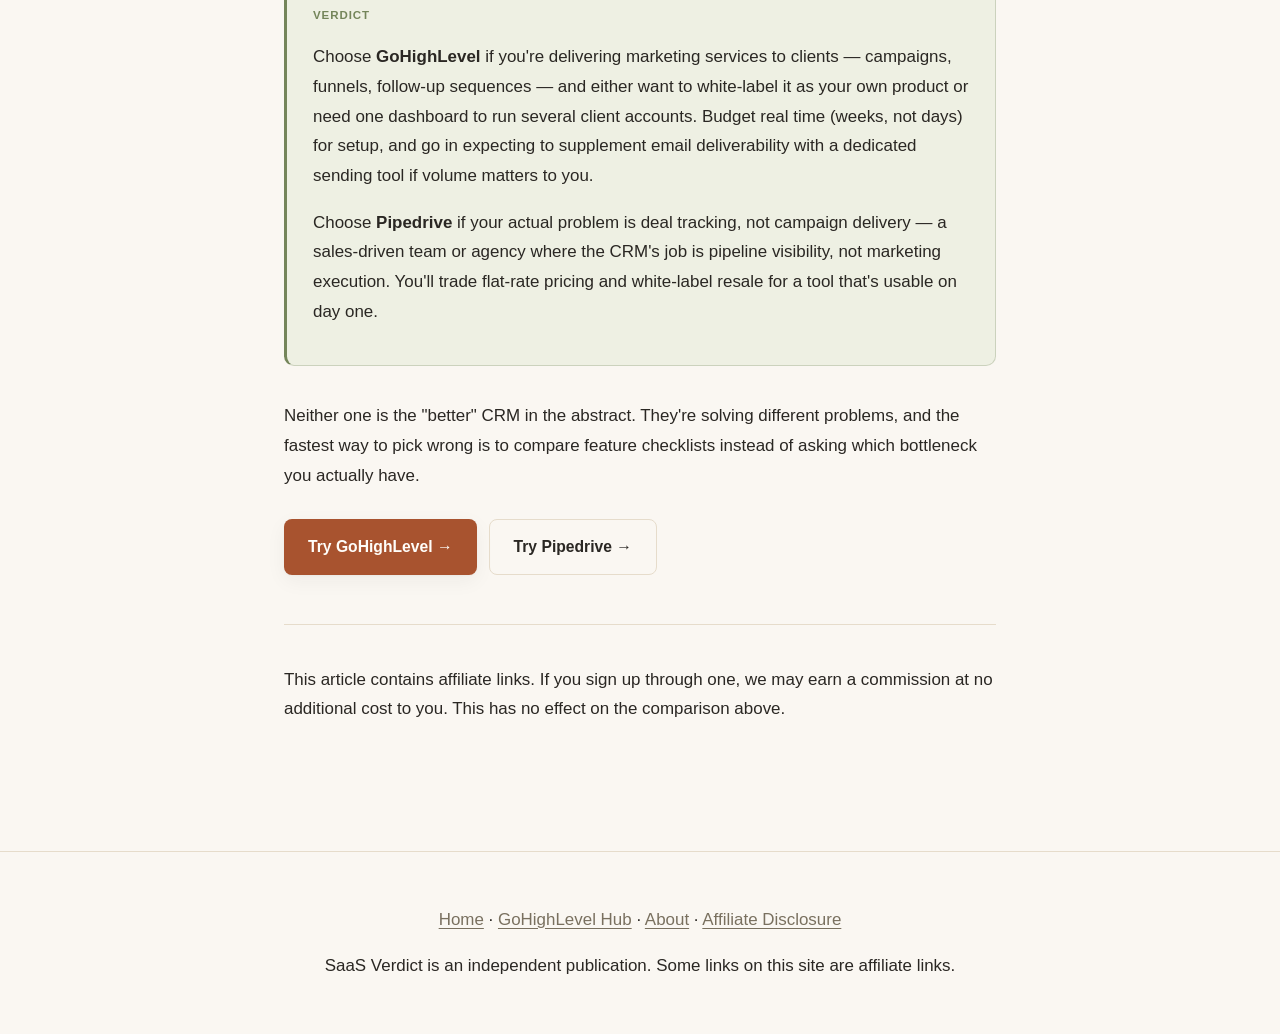
<file: gohighlevel-vs-pipedrive.html>
<!DOCTYPE html>
<html lang="en">
<head>
<meta charset="UTF-8">
<meta name="viewport" content="width=device-width, initial-scale=1.0">
<meta name="google-site-verification" content="khJ3TOAnC0_V5ZJb4xvIewqSBs-AzfNTzFhfHE265xk" />
<meta name="p:domain_verify" content="cc5c7a9d20961ee72a0919a710108df2"/>
<title>GoHighLevel vs Pipedrive: Which CRM Is Actually Right for Your Agency? — SaaS Verdict</title>
<meta name="description" content="GoHighLevel and Pipedrive solve different problems. A clear breakdown of which one actually fits your agency, based on real user reviews and complaints.">
<meta property="og:type" content="article">
<meta property="og:title" content="GoHighLevel vs Pipedrive: Which CRM Is Actually Right for Your Agency? — SaaS Verdict">
<meta property="og:description" content="GoHighLevel and Pipedrive solve different problems. A clear breakdown of which one actually fits your agency, based on real user reviews and complaints.">
<meta property="og:url" content="https://tomoya52-maker.github.io/saas-verdict/gohighlevel-vs-pipedrive.html">
<meta property="og:site_name" content="SaaS Verdict">
<meta name="twitter:card" content="summary">
<meta name="twitter:title" content="GoHighLevel vs Pipedrive: Which CRM Is Actually Right for Your Agency? — SaaS Verdict">
<meta name="twitter:description" content="GoHighLevel and Pipedrive solve different problems. A clear breakdown of which one actually fits your agency, based on real user reviews and complaints.">
<link rel="icon" href="data:image/svg+xml,<svg xmlns=%22http://www.w3.org/2000/svg%22 viewBox=%220 0 100 100%22><circle cx=%2250%22 cy=%2250%22 r=%2242%22 fill=%22%23a8532f%22/></svg>">
<script async src="https://www.googletagmanager.com/gtag/js?id=G-R0KV60DYWQ"></script>
<script>
  window.dataLayer = window.dataLayer || [];
  function gtag(){dataLayer.push(arguments);}
  gtag("js", new Date());
  gtag("config", "G-R0KV60DYWQ");
</script>
<link rel="stylesheet" href="style.css">
</head>
<body>

<header class="site-header">
  <div class="inner">
    <a class="logo" href="index.html">SaaS Verdict</a>
    <span class="tagline">Honest reviews for agency &amp; marketing SaaS</span>
  </div>
</header>

<main>
  <span class="tag">CRM · Comparison</span>
  <h1>GoHighLevel vs Pipedrive: Which CRM Is Actually Right for Your Agency?</h1>
  <p class="meta">Updated August 2026 · 7 min read</p>

  <p>These two get compared constantly, and most of the comparisons miss the actual point: they're not really competing for the same buyer. One is a full marketing operating system that happens to include a CRM. The other is a sales pipeline tool that happens to integrate with your marketing stack. Picking between them isn't about which has more features — it's about which kind of bottleneck you actually have.</p>

  <div class="quick-answer">
    <p><strong>Choose GoHighLevel</strong> if you're delivering marketing services to multiple clients and want white-label resale.</p>
    <p><strong>Choose Pipedrive</strong> if your bottleneck is deal tracking, not campaign delivery.</p>
    <div class="cta-row">
      <a class="cta" href="https://www.gohighlevel.com/?fp_ref=tomoya21&amp;fp_sid=vs-pipedrive" rel="nofollow noopener" target="_blank">Try GoHighLevel →</a>
      <a class="cta secondary" href="https://www.pipedrive.com/" rel="nofollow noopener" target="_blank">Try Pipedrive →</a>
    </div>
  </div>

  <h2>The One-Sentence Version</h2>
  <p><strong>GoHighLevel</strong> is built for agencies running marketing delivery — campaigns, funnels, texts, calls — for multiple clients from one dashboard. <strong>Pipedrive</strong> is built for a sales team whose problem is "we keep losing track of deals," full stop.</p>
  <p>If you don't know which of those describes you, keep reading.</p>

  <h2>What GoHighLevel Gets Right</h2>
  <p>The single biggest draw is consolidation. Agencies that were paying separately for a funnel builder, an email tool, an SMS platform, and a CRM report replacing all of it with one $97–$297/month subscription — and the pricing is flat-rate, not per-seat, so adding team members doesn't increase the bill the way it does with most CRMs.</p>
  <p>The feature everyone eventually mentions is white-labeling. Agencies rebrand GoHighLevel as their own software and resell it to clients — commonly in the $97–$497/month range per client — turning what's normally a cost center into a second revenue stream. It's also actively developed: long-term users describe the platform doing dramatically more today than when they signed up, at the same price.</p>

  <h2>Where GoHighLevel Gets Difficult</h2>
  <p>This is not a tool you log into and figure out by clicking around. Reddit threads on the topic consistently cite 60 to 90 days before someone feels genuinely competent with it, and the on-ramp is blunt: 20-plus tool categories in one dashboard on day one, with nothing like the gentle setup flow you'd get from a single-purpose tool like Mailchimp.</p>
  <p>Beyond the learning curve, three specific complaints show up often enough to take seriously:</p>
  <ul>
    <li><strong>Email deliverability.</strong> This is the most consistent criticism across G2, Reddit, and GoHighLevel's own Facebook community — agencies migrating over from ActiveCampaign or Mailchimp report their inbox placement getting worse, not better.</li>
    <li><strong>The white-label mobile app.</strong> Documented stability problems, including crashes during active calls and unreliable push notifications — a real issue if your team is fielding client calls on it.</li>
    <li><strong>Usage-based fees stack on top of the subscription.</strong> The $97 or $297 sticker price isn't the ceiling; SMS, calls, and email sending are billed separately.</li>
  </ul>

  <div class="mid-cta">
    <p>Running marketing for multiple clients?</p>
    <a class="cta" href="https://www.gohighlevel.com/?fp_ref=tomoya21&amp;fp_sid=vs-pipedrive-mid" rel="nofollow noopener" target="_blank">See GoHighLevel plans →</a>
  </div>

  <h2>What Pipedrive Gets Right (For a Different Job)</h2>
  <p>Pipedrive doesn't try to be a marketing platform, and that's precisely its appeal for a certain kind of agency: one whose actual bottleneck is that deals fall through the cracks, not that campaigns aren't going out. The drag-and-drop pipeline view gives day-one clarity that GoHighLevel's dashboard doesn't — there's no 60-day ramp-up here. For agencies or sales-driven teams where the job is "track this deal from first contact to signed contract," that simplicity is the feature, not a limitation.</p>
  <p>The trade-off is exactly the one you'd expect: no white-labeling, no built-in marketing delivery tools, and pricing is per-seat rather than flat-rate — so a growing team's bill grows with it, unlike GoHighLevel's flat fee. (We cover Pipedrive in more depth, including where it struggles for real estate specifically, in <a href="pipedrive-for-real-estate-agents.html">our full Pipedrive review</a>.)</p>

  <h2>Quick Self-Check</h2>
  <p>Still not sure? Ask yourself one question: when a deal stalls, is the problem "we forgot to follow up" (a marketing/automation gap → GoHighLevel) or "we lost track of where it stood" (a pipeline-visibility gap → Pipedrive)? Most people already know the answer once it's framed that way.</p>

  <h2>So Which One Actually Fits?</h2>
  <div class="verdict">
    <p>Choose <strong>GoHighLevel</strong> if you're delivering marketing services to clients — campaigns, funnels, follow-up sequences — and either want to white-label it as your own product or need one dashboard to run several client accounts. Budget real time (weeks, not days) for setup, and go in expecting to supplement email deliverability with a dedicated sending tool if volume matters to you.</p>
    <p>Choose <strong>Pipedrive</strong> if your actual problem is deal tracking, not campaign delivery — a sales-driven team or agency where the CRM's job is pipeline visibility, not marketing execution. You'll trade flat-rate pricing and white-label resale for a tool that's usable on day one.</p>
  </div>

  <p>Neither one is the "better" CRM in the abstract. They're solving different problems, and the fastest way to pick wrong is to compare feature checklists instead of asking which bottleneck you actually have.</p>

  <div class="cta-row">
    <a class="cta" href="https://www.gohighlevel.com/?fp_ref=tomoya21&amp;fp_sid=vs-pipedrive-bottom" rel="nofollow noopener" target="_blank">Try GoHighLevel →</a>
    <!-- TODO: replace with approved Pipedrive affiliate link once the affiliate application is approved -->
    <a class="cta secondary" href="https://www.pipedrive.com/" rel="nofollow noopener" target="_blank">Try Pipedrive →</a>
  </div>

  <div class="disclosure">
    <p>This article contains affiliate links. If you sign up through one, we may earn a commission at no additional cost to you. This has no effect on the comparison above.</p>
  </div>
</main>

<footer class="site-footer">
  <p><a href="index.html">Home</a> · <a href="gohighlevel.html">GoHighLevel Hub</a> · <a href="about.html">About</a> · <a href="affiliate-disclosure.html">Affiliate Disclosure</a></p>
  <p>SaaS Verdict is an independent publication. Some links on this site are affiliate links.</p>
</footer>

</body>
</html>
</file>
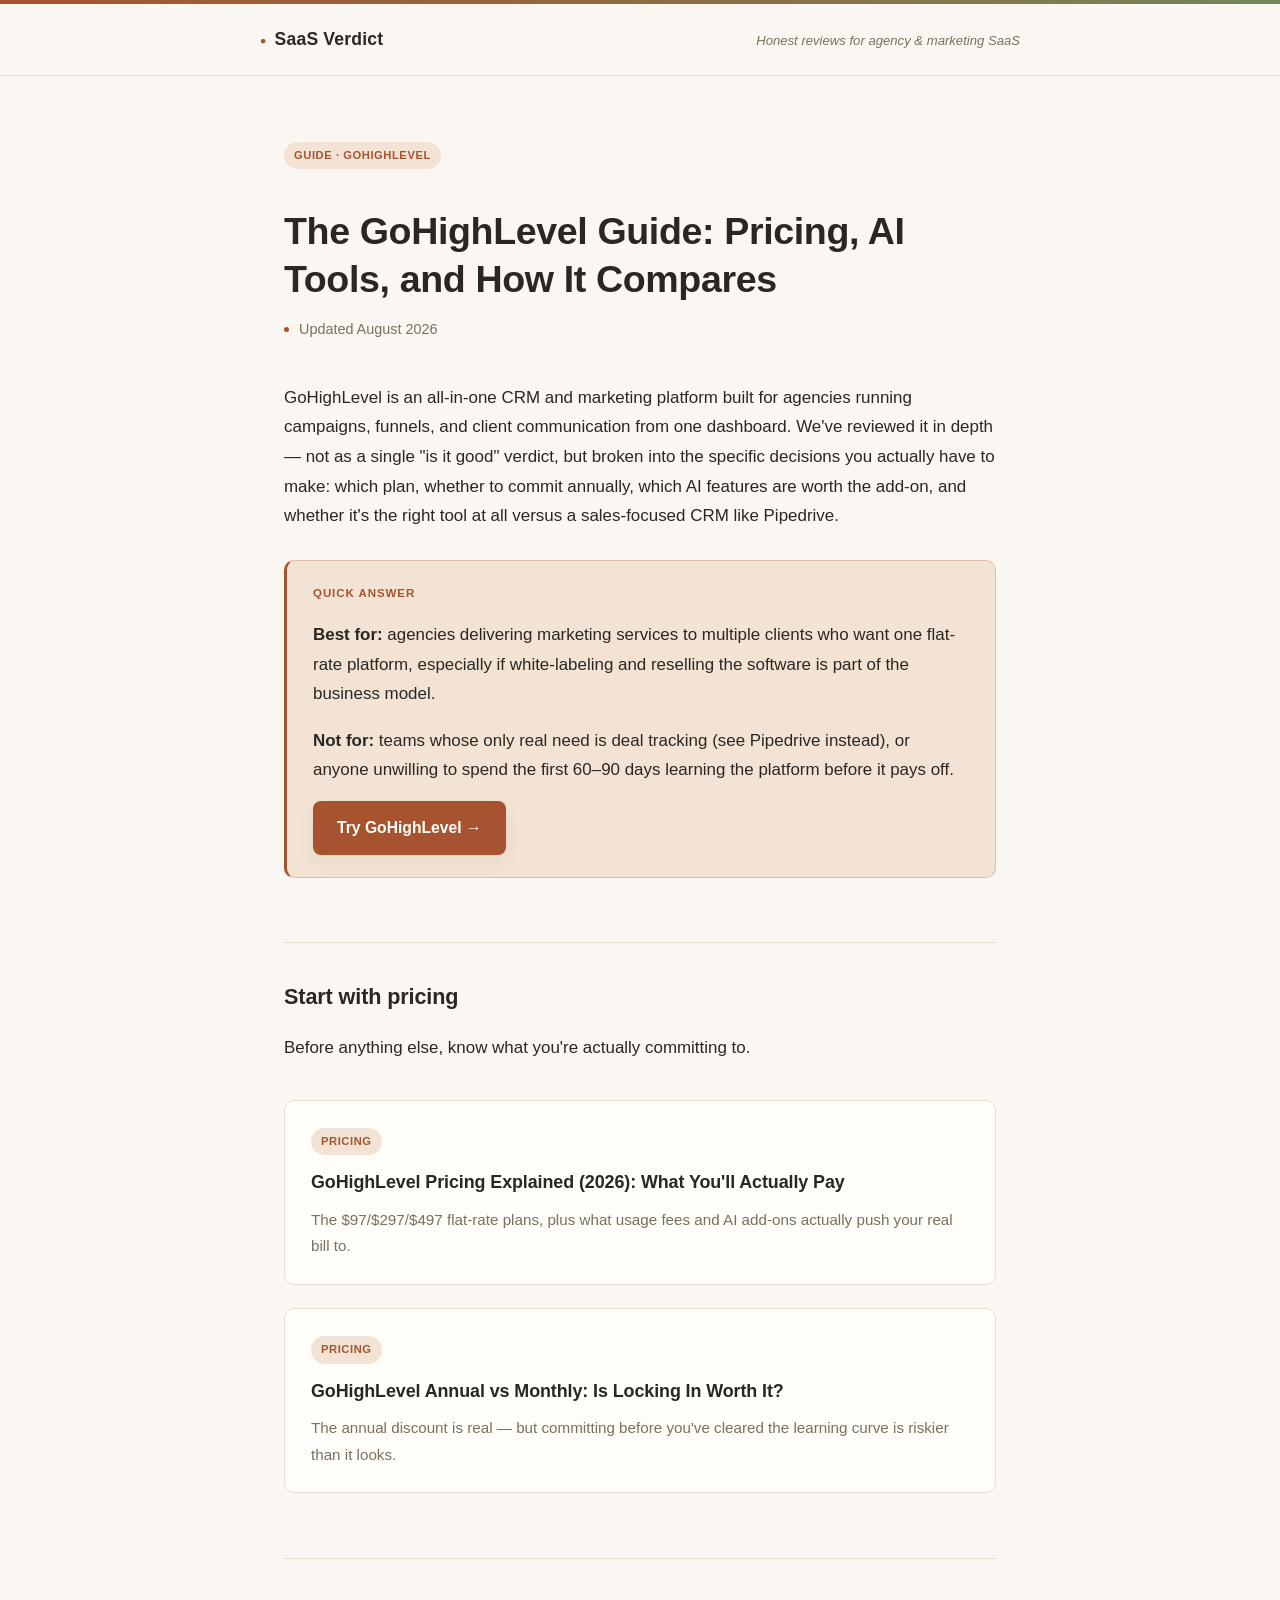
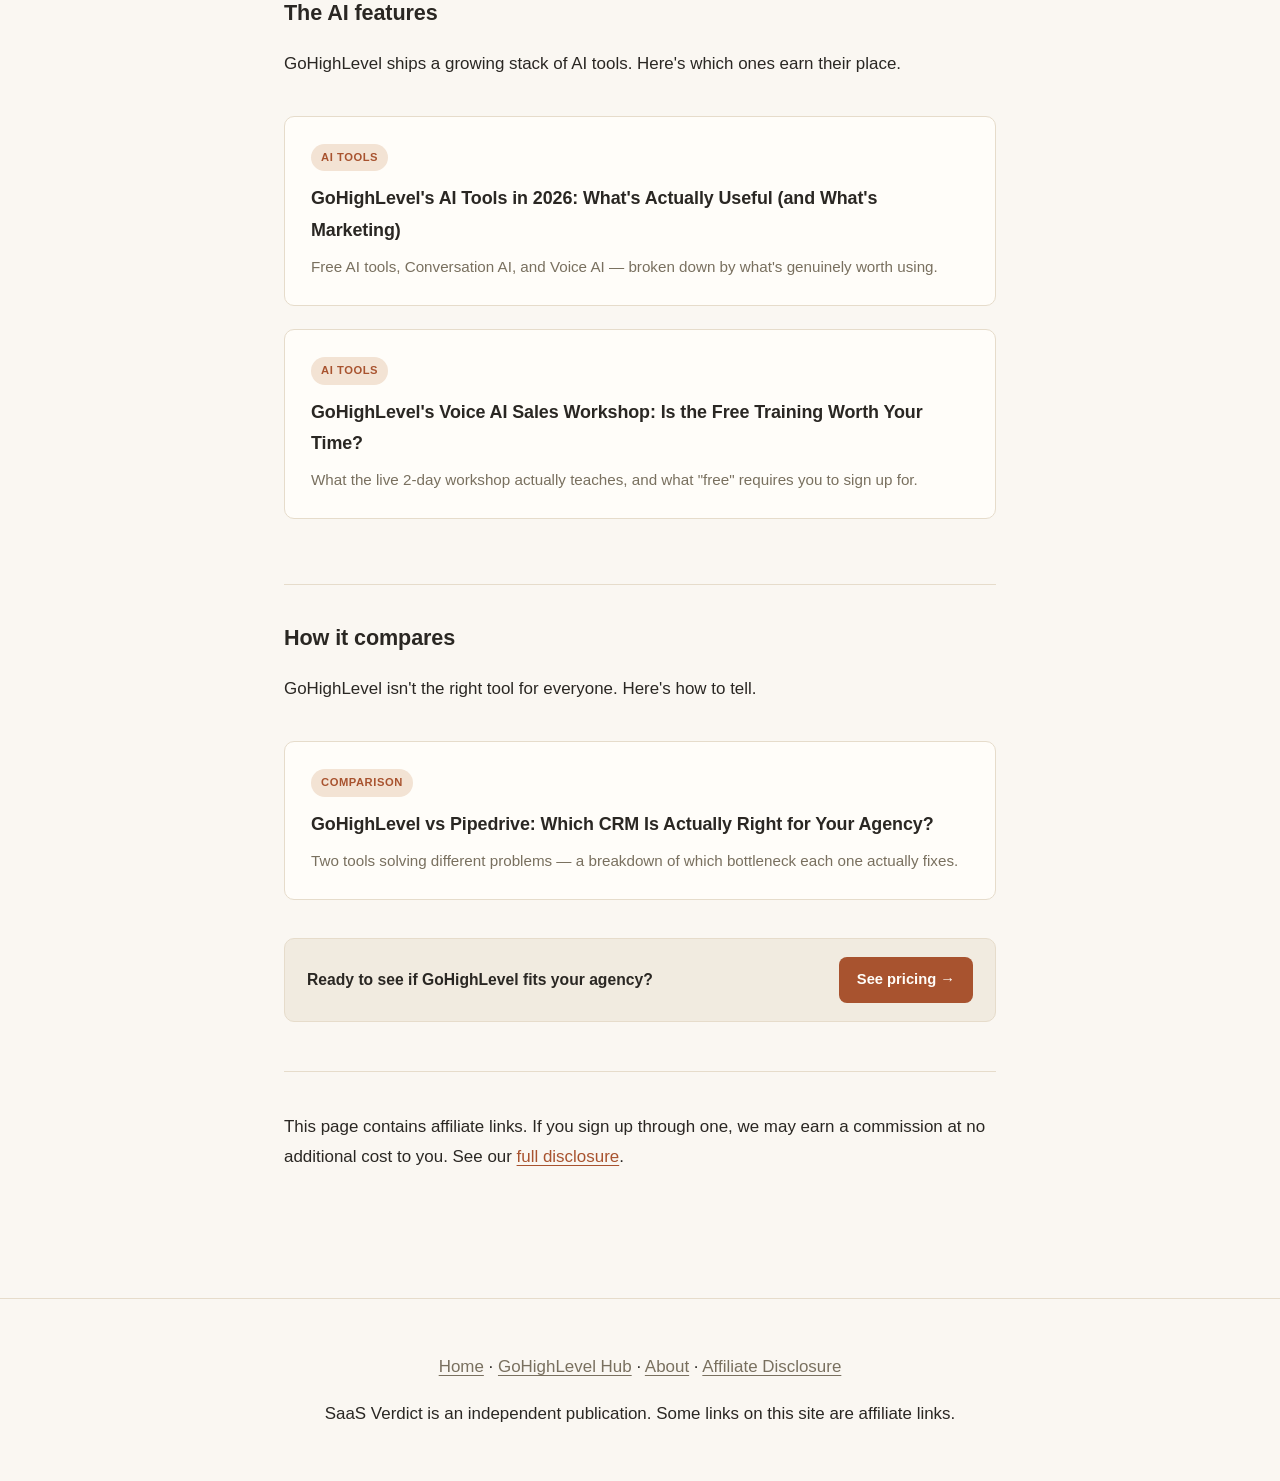
<file: gohighlevel.html>
<!DOCTYPE html>
<html lang="en">
<head>
<meta charset="UTF-8">
<meta name="viewport" content="width=device-width, initial-scale=1.0">
<meta name="google-site-verification" content="khJ3TOAnC0_V5ZJb4xvIewqSBs-AzfNTzFhfHE265xk" />
<meta name="p:domain_verify" content="cc5c7a9d20961ee72a0919a710108df2"/>
<title>The GoHighLevel Guide: Pricing, AI Tools, and How It Compares — SaaS Verdict</title>
<meta name="description" content="Everything we've written about GoHighLevel in one place: pricing, AI features, annual vs monthly, and how it stacks up against Pipedrive for agencies.">
<meta property="og:type" content="website">
<meta property="og:title" content="The GoHighLevel Guide: Pricing, AI Tools, and How It Compares — SaaS Verdict">
<meta property="og:description" content="Everything we've written about GoHighLevel in one place: pricing, AI features, annual vs monthly, and how it stacks up against Pipedrive for agencies.">
<meta property="og:url" content="https://tomoya52-maker.github.io/saas-verdict/gohighlevel.html">
<meta property="og:site_name" content="SaaS Verdict">
<meta name="twitter:card" content="summary">
<meta name="twitter:title" content="The GoHighLevel Guide: Pricing, AI Tools, and How It Compares — SaaS Verdict">
<meta name="twitter:description" content="Everything we've written about GoHighLevel in one place: pricing, AI features, annual vs monthly, and how it stacks up against Pipedrive for agencies.">
<link rel="icon" href="data:image/svg+xml,<svg xmlns=%22http://www.w3.org/2000/svg%22 viewBox=%220 0 100 100%22><circle cx=%2250%22 cy=%2250%22 r=%2242%22 fill=%22%23a8532f%22/></svg>">
<script async src="https://www.googletagmanager.com/gtag/js?id=G-R0KV60DYWQ"></script>
<script>
  window.dataLayer = window.dataLayer || [];
  function gtag(){dataLayer.push(arguments);}
  gtag("js", new Date());
  gtag("config", "G-R0KV60DYWQ");
</script>
<link rel="stylesheet" href="style.css">
</head>
<body>

<header class="site-header">
  <div class="inner">
    <a class="logo" href="index.html">SaaS Verdict</a>
    <span class="tagline">Honest reviews for agency &amp; marketing SaaS</span>
  </div>
</header>

<main>
  <span class="tag">Guide · GoHighLevel</span>
  <h1>The GoHighLevel Guide: Pricing, AI Tools, and How It Compares</h1>
  <p class="meta">Updated August 2026</p>

  <p>GoHighLevel is an all-in-one CRM and marketing platform built for agencies running campaigns, funnels, and client communication from one dashboard. We've reviewed it in depth — not as a single "is it good" verdict, but broken into the specific decisions you actually have to make: which plan, whether to commit annually, which AI features are worth the add-on, and whether it's the right tool at all versus a sales-focused CRM like Pipedrive.</p>

  <div class="quick-answer">
    <p><strong>Best for:</strong> agencies delivering marketing services to multiple clients who want one flat-rate platform, especially if white-labeling and reselling the software is part of the business model.</p>
    <p><strong>Not for:</strong> teams whose only real need is deal tracking (see Pipedrive instead), or anyone unwilling to spend the first 60–90 days learning the platform before it pays off.</p>
    <div class="cta-row">
      <a class="cta" href="https://www.gohighlevel.com/?fp_ref=tomoya21&fp_sid=hub" rel="nofollow noopener" target="_blank">Try GoHighLevel →</a>
    </div>
  </div>

  <h2>Start with pricing</h2>
  <p>Before anything else, know what you're actually committing to.</p>
  <ul class="article-list">
    <li>
      <span class="tag">Pricing</span>
      <a class="title" href="gohighlevel-pricing-explained.html">GoHighLevel Pricing Explained (2026): What You'll Actually Pay</a>
      <div class="excerpt">The $97/$297/$497 flat-rate plans, plus what usage fees and AI add-ons actually push your real bill to.</div>
    </li>
    <li>
      <span class="tag">Pricing</span>
      <a class="title" href="gohighlevel-annual-vs-monthly.html">GoHighLevel Annual vs Monthly: Is Locking In Worth It?</a>
      <div class="excerpt">The annual discount is real — but committing before you've cleared the learning curve is riskier than it looks.</div>
    </li>
  </ul>

  <h2>The AI features</h2>
  <p>GoHighLevel ships a growing stack of AI tools. Here's which ones earn their place.</p>
  <ul class="article-list">
    <li>
      <span class="tag">AI Tools</span>
      <a class="title" href="gohighlevel-ai-features-review.html">GoHighLevel's AI Tools in 2026: What's Actually Useful (and What's Marketing)</a>
      <div class="excerpt">Free AI tools, Conversation AI, and Voice AI — broken down by what's genuinely worth using.</div>
    </li>
    <li>
      <span class="tag">AI Tools</span>
      <a class="title" href="gohighlevel-voice-ai-workshop-review.html">GoHighLevel's Voice AI Sales Workshop: Is the Free Training Worth Your Time?</a>
      <div class="excerpt">What the live 2-day workshop actually teaches, and what "free" requires you to sign up for.</div>
    </li>
  </ul>

  <h2>How it compares</h2>
  <p>GoHighLevel isn't the right tool for everyone. Here's how to tell.</p>
  <ul class="article-list">
    <li>
      <span class="tag">Comparison</span>
      <a class="title" href="gohighlevel-vs-pipedrive.html">GoHighLevel vs Pipedrive: Which CRM Is Actually Right for Your Agency?</a>
      <div class="excerpt">Two tools solving different problems — a breakdown of which bottleneck each one actually fixes.</div>
    </li>
  </ul>

  <div class="mid-cta">
    <p>Ready to see if GoHighLevel fits your agency?</p>
    <a class="cta" href="https://www.gohighlevel.com/pricing?fp_ref=tomoya21&fp_sid=hub-pricing" rel="nofollow noopener" target="_blank">See pricing →</a>
  </div>

  <div class="disclosure">
    <p>This page contains affiliate links. If you sign up through one, we may earn a commission at no additional cost to you. See our <a href="affiliate-disclosure.html">full disclosure</a>.</p>
  </div>
</main>

<footer class="site-footer">
  <p><a href="index.html">Home</a> · <a href="gohighlevel.html">GoHighLevel Hub</a> · <a href="about.html">About</a> · <a href="affiliate-disclosure.html">Affiliate Disclosure</a></p>
  <p>SaaS Verdict is an independent publication. Some links on this site are affiliate links.</p>
</footer>

</body>
</html>
</file>
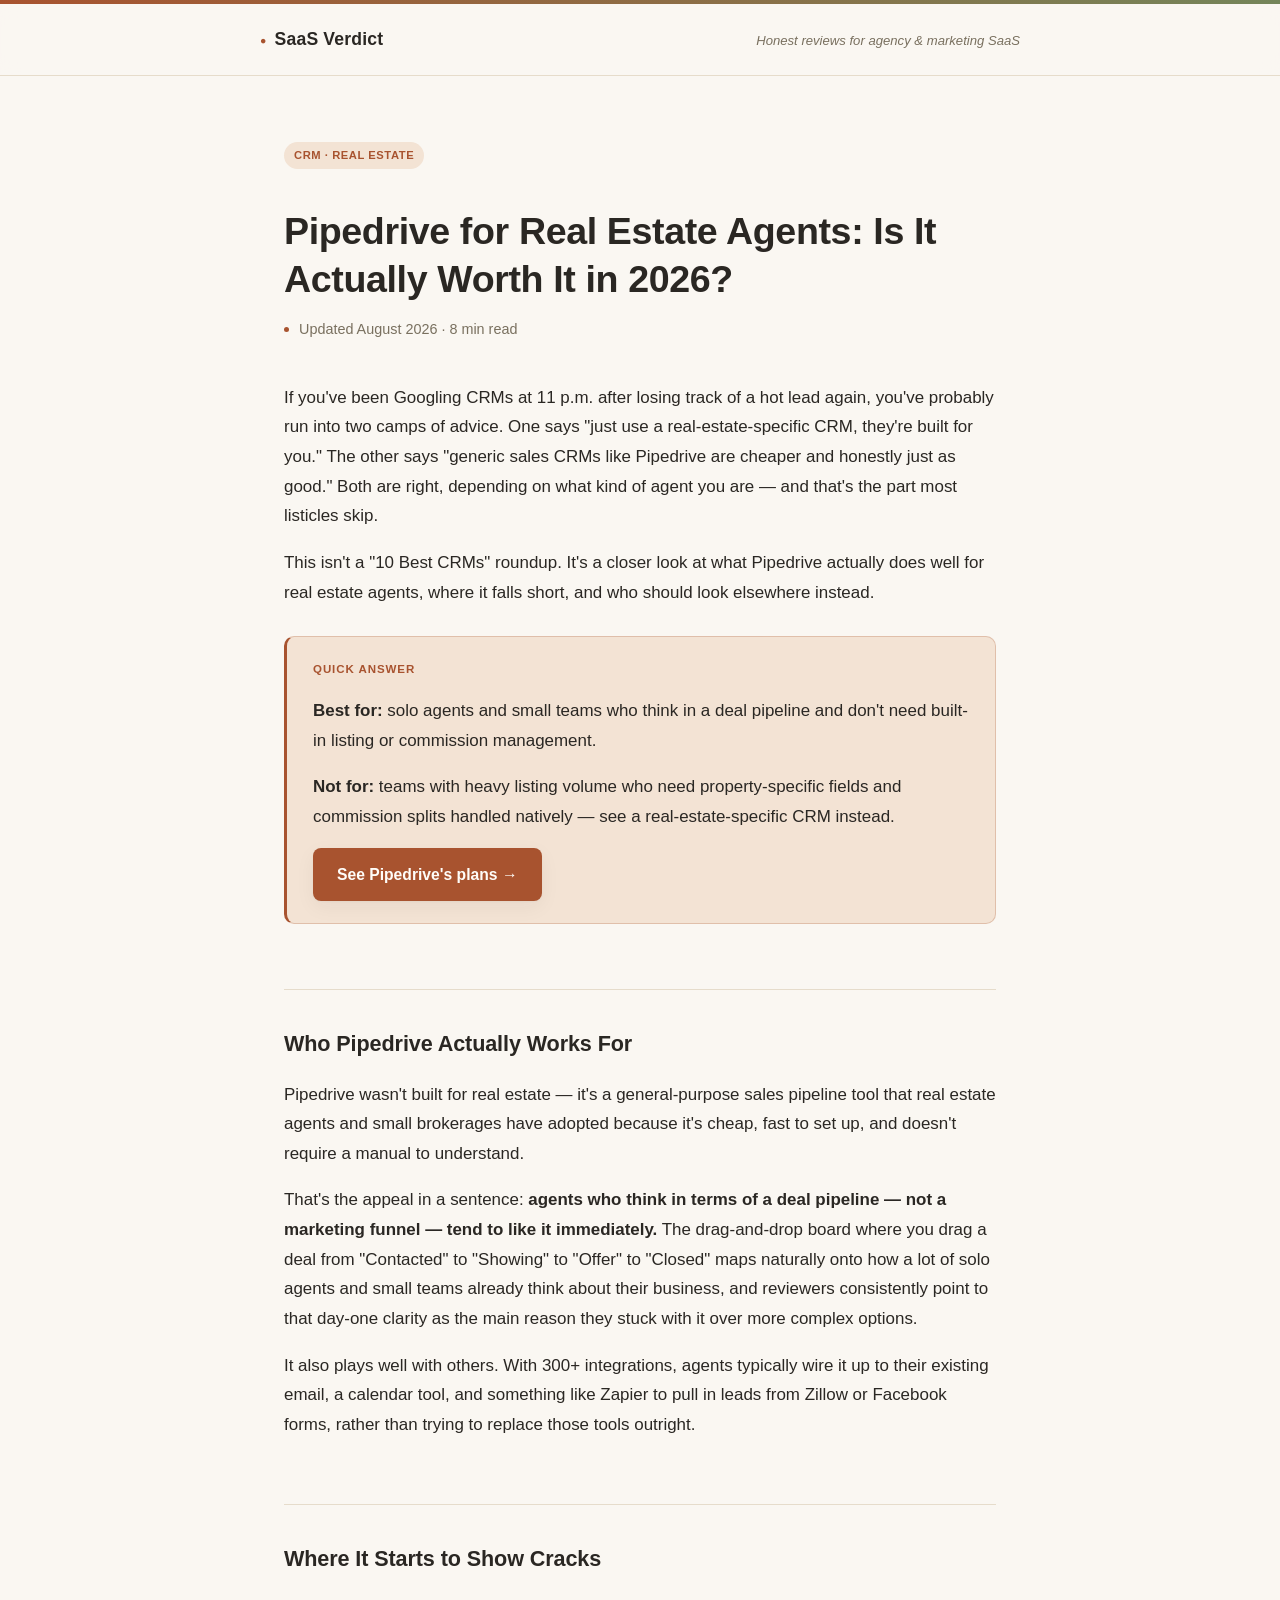
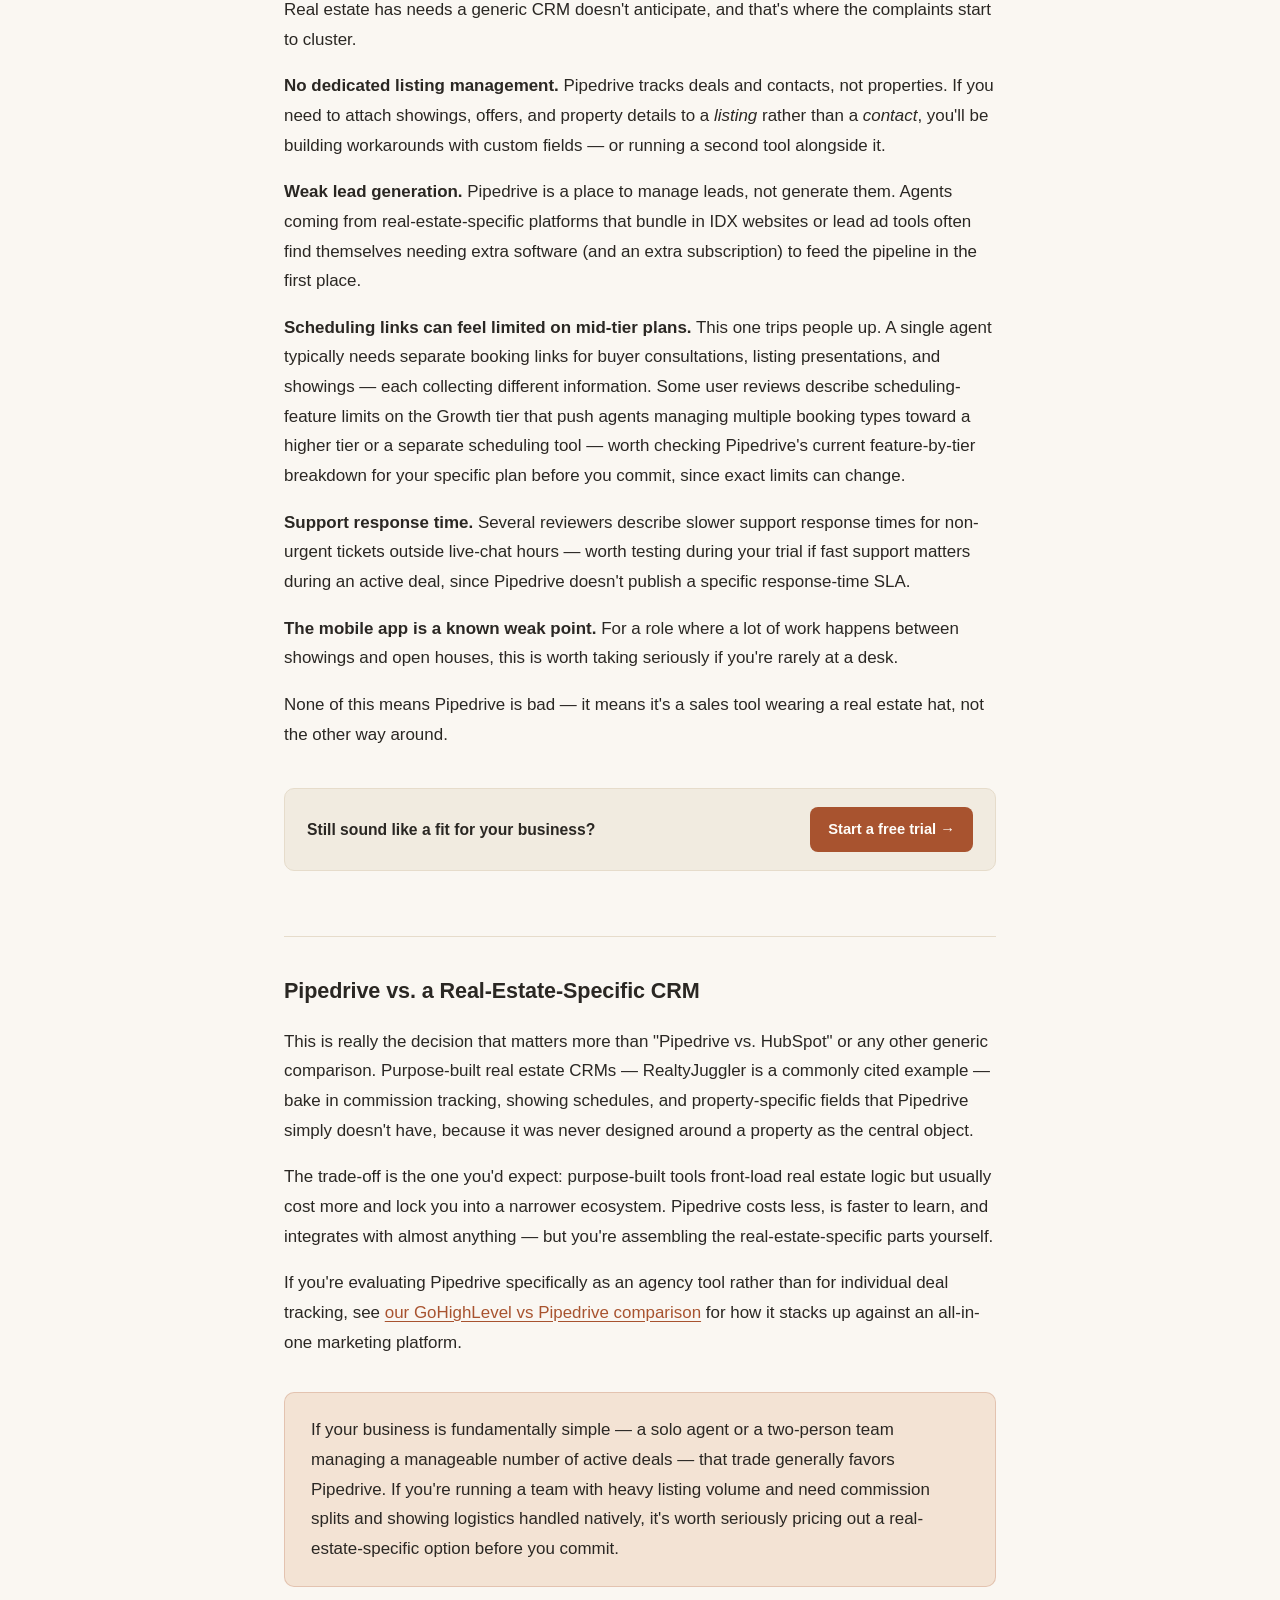
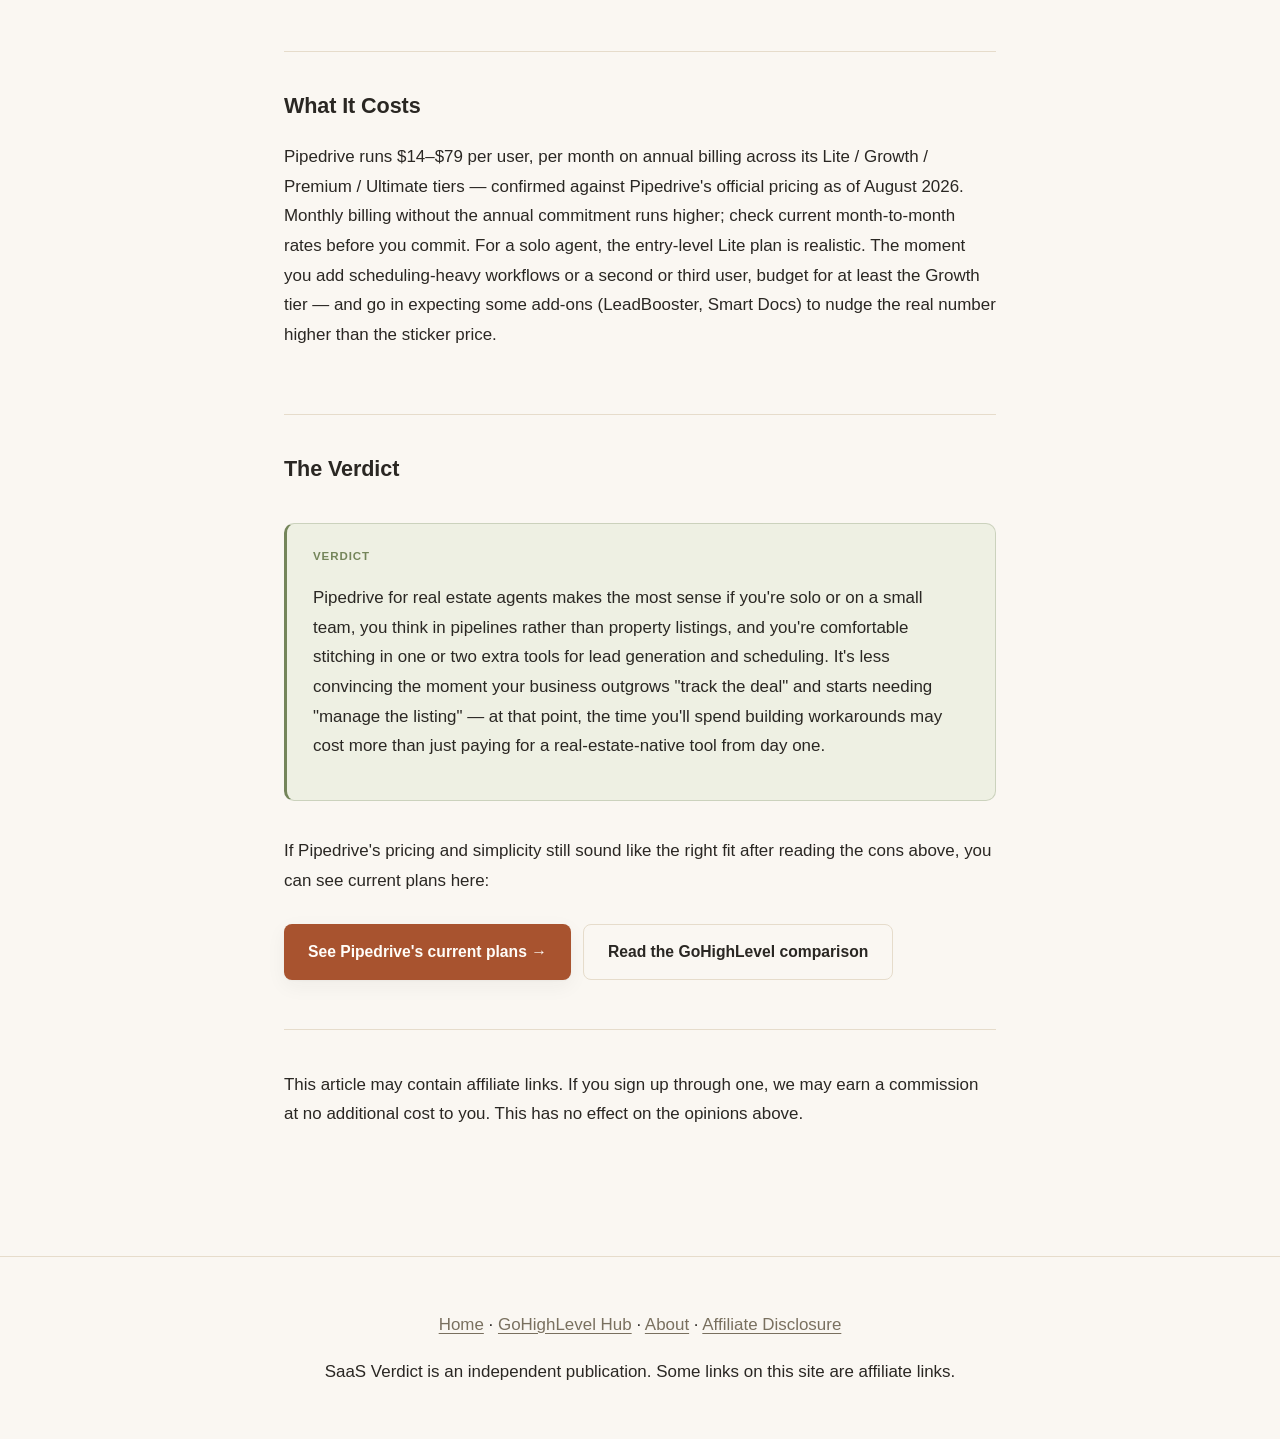
<file: pipedrive-for-real-estate-agents.html>
<!DOCTYPE html>
<html lang="en">
<head>
<meta charset="UTF-8">
<meta name="viewport" content="width=device-width, initial-scale=1.0">
<meta name="google-site-verification" content="khJ3TOAnC0_V5ZJb4xvIewqSBs-AzfNTzFhfHE265xk" />
<meta name="p:domain_verify" content="cc5c7a9d20961ee72a0919a710108df2"/>
<title>Pipedrive for Real Estate Agents: Is It Actually Worth It in 2026? — SaaS Verdict</title>
<meta name="description" content="A closer look at what Pipedrive does well for real estate agents, where it falls short, and who should look at a real-estate-specific CRM instead.">
<meta property="og:type" content="article">
<meta property="og:title" content="Pipedrive for Real Estate Agents: Is It Actually Worth It in 2026? — SaaS Verdict">
<meta property="og:description" content="A closer look at what Pipedrive does well for real estate agents, where it falls short, and who should look at a real-estate-specific CRM instead.">
<meta property="og:url" content="https://tomoya52-maker.github.io/saas-verdict/pipedrive-for-real-estate-agents.html">
<meta property="og:site_name" content="SaaS Verdict">
<meta name="twitter:card" content="summary">
<meta name="twitter:title" content="Pipedrive for Real Estate Agents: Is It Actually Worth It in 2026? — SaaS Verdict">
<meta name="twitter:description" content="A closer look at what Pipedrive does well for real estate agents, where it falls short, and who should look at a real-estate-specific CRM instead.">
<link rel="icon" href="data:image/svg+xml,<svg xmlns=%22http://www.w3.org/2000/svg%22 viewBox=%220 0 100 100%22><circle cx=%2250%22 cy=%2250%22 r=%2242%22 fill=%22%23a8532f%22/></svg>">
<script async src="https://www.googletagmanager.com/gtag/js?id=G-R0KV60DYWQ"></script>
<script>
  window.dataLayer = window.dataLayer || [];
  function gtag(){dataLayer.push(arguments);}
  gtag("js", new Date());
  gtag("config", "G-R0KV60DYWQ");
</script>
<link rel="stylesheet" href="style.css">
</head>
<body>

<header class="site-header">
  <div class="inner">
    <a class="logo" href="index.html">SaaS Verdict</a>
    <span class="tagline">Honest reviews for agency &amp; marketing SaaS</span>
  </div>
</header>

<main>
  <span class="tag">CRM · Real Estate</span>
  <h1>Pipedrive for Real Estate Agents: Is It Actually Worth It in 2026?</h1>
  <p class="meta">Updated August 2026 · 8 min read</p>

  <p>If you've been Googling CRMs at 11 p.m. after losing track of a hot lead again, you've probably run into two camps of advice. One says "just use a real-estate-specific CRM, they're built for you." The other says "generic sales CRMs like Pipedrive are cheaper and honestly just as good." Both are right, depending on what kind of agent you are — and that's the part most listicles skip.</p>

  <p>This isn't a "10 Best CRMs" roundup. It's a closer look at what Pipedrive actually does well for real estate agents, where it falls short, and who should look elsewhere instead.</p>

  <div class="quick-answer">
    <p><strong>Best for:</strong> solo agents and small teams who think in a deal pipeline and don't need built-in listing or commission management.</p>
    <p><strong>Not for:</strong> teams with heavy listing volume who need property-specific fields and commission splits handled natively — see a real-estate-specific CRM instead.</p>
    <div class="cta-row">
      <a class="cta" href="https://www.pipedrive.com/" rel="nofollow noopener" target="_blank">See Pipedrive's plans →</a>
    </div>
  </div>

  <h2>Who Pipedrive Actually Works For</h2>
  <p>Pipedrive wasn't built for real estate — it's a general-purpose sales pipeline tool that real estate agents and small brokerages have adopted because it's cheap, fast to set up, and doesn't require a manual to understand.</p>

  <p>That's the appeal in a sentence: <strong>agents who think in terms of a deal pipeline — not a marketing funnel — tend to like it immediately.</strong> The drag-and-drop board where you drag a deal from "Contacted" to "Showing" to "Offer" to "Closed" maps naturally onto how a lot of solo agents and small teams already think about their business, and reviewers consistently point to that day-one clarity as the main reason they stuck with it over more complex options.</p>

  <p>It also plays well with others. With 300+ integrations, agents typically wire it up to their existing email, a calendar tool, and something like Zapier to pull in leads from Zillow or Facebook forms, rather than trying to replace those tools outright.</p>

  <h2>Where It Starts to Show Cracks</h2>
  <p>Real estate has needs a generic CRM doesn't anticipate, and that's where the complaints start to cluster.</p>

  <p><strong>No dedicated listing management.</strong> Pipedrive tracks deals and contacts, not properties. If you need to attach showings, offers, and property details to a <em>listing</em> rather than a <em>contact</em>, you'll be building workarounds with custom fields — or running a second tool alongside it.</p>

  <p><strong>Weak lead generation.</strong> Pipedrive is a place to manage leads, not generate them. Agents coming from real-estate-specific platforms that bundle in IDX websites or lead ad tools often find themselves needing extra software (and an extra subscription) to feed the pipeline in the first place.</p>

  <p><strong>Scheduling links can feel limited on mid-tier plans.</strong> This one trips people up. A single agent typically needs separate booking links for buyer consultations, listing presentations, and showings — each collecting different information. Some user reviews describe scheduling-feature limits on the Growth tier that push agents managing multiple booking types toward a higher tier or a separate scheduling tool — worth checking Pipedrive's current feature-by-tier breakdown for your specific plan before you commit, since exact limits can change.</p>

  <p><strong>Support response time.</strong> Several reviewers describe slower support response times for non-urgent tickets outside live-chat hours — worth testing during your trial if fast support matters during an active deal, since Pipedrive doesn't publish a specific response-time SLA.</p>

  <p><strong>The mobile app is a known weak point.</strong> For a role where a lot of work happens between showings and open houses, this is worth taking seriously if you're rarely at a desk.</p>

  <p>None of this means Pipedrive is bad — it means it's a sales tool wearing a real estate hat, not the other way around.</p>

  <div class="mid-cta">
    <p>Still sound like a fit for your business?</p>
    <a class="cta" href="https://www.pipedrive.com/" rel="nofollow noopener" target="_blank">Start a free trial →</a>
  </div>

  <h2>Pipedrive vs. a Real-Estate-Specific CRM</h2>
  <p>This is really the decision that matters more than "Pipedrive vs. HubSpot" or any other generic comparison. Purpose-built real estate CRMs — RealtyJuggler is a commonly cited example — bake in commission tracking, showing schedules, and property-specific fields that Pipedrive simply doesn't have, because it was never designed around a property as the central object.</p>

  <p>The trade-off is the one you'd expect: purpose-built tools front-load real estate logic but usually cost more and lock you into a narrower ecosystem. Pipedrive costs less, is faster to learn, and integrates with almost anything — but you're assembling the real-estate-specific parts yourself.</p>

  <p>If you're evaluating Pipedrive specifically as an agency tool rather than for individual deal tracking, see <a href="gohighlevel-vs-pipedrive.html">our GoHighLevel vs Pipedrive comparison</a> for how it stacks up against an all-in-one marketing platform.</p>

  <div class="callout">
    <p>If your business is fundamentally simple — a solo agent or a two-person team managing a manageable number of active deals — that trade generally favors Pipedrive. If you're running a team with heavy listing volume and need commission splits and showing logistics handled natively, it's worth seriously pricing out a real-estate-specific option before you commit.</p>
  </div>

  <h2>What It Costs</h2>
  <p>Pipedrive runs $14–$79 per user, per month on annual billing across its Lite / Growth / Premium / Ultimate tiers — confirmed against Pipedrive's official pricing as of August 2026. Monthly billing without the annual commitment runs higher; check current month-to-month rates before you commit. For a solo agent, the entry-level Lite plan is realistic. The moment you add scheduling-heavy workflows or a second or third user, budget for at least the Growth tier — and go in expecting some add-ons (LeadBooster, Smart Docs) to nudge the real number higher than the sticker price.</p>

  <h2>The Verdict</h2>
  <div class="verdict">
    <p>Pipedrive for real estate agents makes the most sense if you're solo or on a small team, you think in pipelines rather than property listings, and you're comfortable stitching in one or two extra tools for lead generation and scheduling. It's less convincing the moment your business outgrows "track the deal" and starts needing "manage the listing" — at that point, the time you'll spend building workarounds may cost more than just paying for a real-estate-native tool from day one.</p>
  </div>

  <p>If Pipedrive's pricing and simplicity still sound like the right fit after reading the cons above, you can see current plans here:</p>

  <div class="cta-row">
    <!-- TODO: replace with approved Pipedrive affiliate link once the affiliate application is approved -->
    <a class="cta" href="https://www.pipedrive.com/" rel="nofollow noopener" target="_blank">See Pipedrive's current plans →</a>
    <a class="cta secondary" href="gohighlevel-vs-pipedrive.html">Read the GoHighLevel comparison</a>
  </div>

  <div class="disclosure">
    <p>This article may contain affiliate links. If you sign up through one, we may earn a commission at no additional cost to you. This has no effect on the opinions above.</p>
  </div>
</main>

<footer class="site-footer">
  <p><a href="index.html">Home</a> · <a href="gohighlevel.html">GoHighLevel Hub</a> · <a href="about.html">About</a> · <a href="affiliate-disclosure.html">Affiliate Disclosure</a></p>
  <p>SaaS Verdict is an independent publication. Some links on this site are affiliate links.</p>
</footer>

</body>
</html>
</file>
<file: style.css>
:root {
  --bg: #faf7f2;
  --bg-subtle: #f1ebe0;
  --text: #2a2723;
  --text-muted: #79705f;
  --border: #e6dccb;
  --accent: #a8532f;
  --accent-strong: #863f22;
  --accent-bg: #f3e3d4;
  --card-bg: #fffdf9;
  --good-bg: #eef0e3;
  --good-border: #74855a;
  --shadow: 0 1px 2px rgba(42, 39, 35, 0.03), 0 6px 20px rgba(42, 39, 35, 0.05);
  --max-width: 760px;
  --radius: 10px;
}

* { box-sizing: border-box; }

html { scroll-behavior: smooth; }

body {
  margin: 0;
  font-family: -apple-system, BlinkMacSystemFont, "Segoe UI", Inter, Helvetica, Arial, sans-serif;
  color: var(--text);
  background: var(--bg);
  line-height: 1.75;
  -webkit-font-smoothing: antialiased;
}

/* thin accent strip — a small Nordic textile-inspired detail */
body::before {
  content: "";
  display: block;
  height: 4px;
  background: linear-gradient(90deg, var(--accent), var(--good-border));
}

/* ---------- Header ---------- */

header.site-header {
  position: sticky;
  top: 0;
  z-index: 10;
  background: color-mix(in srgb, var(--bg) 90%, transparent);
  backdrop-filter: saturate(160%) blur(10px);
  -webkit-backdrop-filter: saturate(160%) blur(10px);
  border-bottom: 1px solid var(--border);
  padding: 20px 24px;
}

header.site-header .inner {
  max-width: var(--max-width);
  margin: 0 auto;
  display: flex;
  align-items: baseline;
  justify-content: space-between;
  gap: 14px;
}

.logo {
  font-weight: 650;
  font-size: 1.1rem;
  letter-spacing: 0.01em;
  text-decoration: none;
  color: var(--text);
}

.logo::before {
  content: "●";
  color: var(--accent);
  margin-right: 8px;
  font-size: 0.6em;
  vertical-align: middle;
}

.tagline {
  color: var(--text-muted);
  font-size: 0.82rem;
  white-space: nowrap;
  font-style: italic;
}

/* ---------- Layout ---------- */

main {
  max-width: var(--max-width);
  margin: 0 auto;
  padding: 64px 24px 110px;
}

h1 {
  font-size: clamp(1.75rem, 1.35rem + 1.6vw, 2.35rem);
  line-height: 1.28;
  letter-spacing: -0.01em;
  font-weight: 650;
  margin-bottom: 12px;
  color: var(--text);
}

h2 {
  font-size: 1.35rem;
  font-weight: 650;
  letter-spacing: -0.005em;
  margin-top: 3em;
  margin-bottom: 0.8em;
  padding-top: 1.6em;
  border-top: 1px solid var(--border);
}

h3 {
  font-size: 1.08rem;
  font-weight: 650;
  margin-top: 1.9em;
}

p, ul, ol {
  font-size: 1.06rem;
  color: var(--text);
}

ul, ol {
  padding-left: 1.3em;
}

li + li { margin-top: 0.55em; }

a { color: var(--accent); text-underline-offset: 3px; }
a:hover { color: var(--accent-strong); }

strong { font-weight: 650; }

.meta {
  color: var(--text-muted);
  font-size: 0.9rem;
  margin-bottom: 2.8em;
  display: flex;
  gap: 10px;
  align-items: center;
}

.meta::before {
  content: "";
  width: 5px;
  height: 5px;
  border-radius: 50%;
  background: var(--accent);
  display: inline-block;
}

/* ---------- Tables ---------- */

table {
  width: 100%;
  border-collapse: collapse;
  margin: 1.8em 0;
  font-size: 0.95rem;
  border: 1px solid var(--border);
  border-radius: var(--radius);
  overflow: hidden;
}

th, td {
  text-align: left;
  padding: 13px 15px;
  border-bottom: 1px solid var(--border);
}

th {
  background: var(--bg-subtle);
  font-weight: 650;
  font-size: 0.82rem;
  text-transform: uppercase;
  letter-spacing: 0.04em;
  color: var(--text-muted);
}

tr:last-child td { border-bottom: none; }

/* ---------- Callouts ---------- */

.callout {
  background: var(--accent-bg);
  border: 1px solid color-mix(in srgb, var(--accent) 22%, transparent);
  padding: 22px 26px;
  border-radius: var(--radius);
  margin: 2.2em 0;
}

.callout p:first-child { margin-top: 0; }
.callout p:last-child { margin-bottom: 0; }

.verdict {
  background: var(--good-bg);
  border: 1px solid color-mix(in srgb, var(--good-border) 28%, transparent);
  border-left: 3px solid var(--good-border);
  border-radius: var(--radius);
  padding: 22px 26px;
  margin: 2.2em 0;
}

.verdict::before {
  content: "Verdict";
  display: block;
  font-size: 0.72rem;
  font-weight: 650;
  letter-spacing: 0.08em;
  text-transform: uppercase;
  color: var(--good-border);
  margin-bottom: 10px;
}

.quick-answer {
  background: var(--accent-bg);
  border: 1px solid color-mix(in srgb, var(--accent) 25%, transparent);
  border-left: 3px solid var(--accent);
  border-radius: var(--radius);
  padding: 22px 26px;
  margin: 1.8em 0 2.6em;
}

.quick-answer::before {
  content: "Quick Answer";
  display: block;
  font-size: 0.72rem;
  font-weight: 650;
  letter-spacing: 0.08em;
  text-transform: uppercase;
  color: var(--accent);
  margin-bottom: 10px;
}

.quick-answer p:last-of-type { margin-bottom: 0; }
.quick-answer .cta-row { margin-top: 16px; }

.mid-cta {
  background: var(--bg-subtle);
  border: 1px solid var(--border);
  border-radius: var(--radius);
  padding: 18px 22px;
  margin: 2.4em 0;
  display: flex;
  align-items: center;
  justify-content: space-between;
  flex-wrap: wrap;
  gap: 14px;
}

.mid-cta p {
  margin: 0;
  font-size: 0.98rem;
  font-weight: 600;
  color: var(--text);
}

.mid-cta .cta {
  padding: 10px 18px;
  font-size: 0.92rem;
  box-shadow: none;
  white-space: nowrap;
}

/* ---------- CTA ---------- */

.cta-row {
  display: flex;
  flex-wrap: wrap;
  gap: 12px;
  margin-top: 1.8em;
}

.cta {
  display: inline-flex;
  align-items: center;
  gap: 6px;
  background: var(--accent);
  color: #fffdf9;
  text-decoration: none;
  padding: 13px 24px;
  border-radius: 8px;
  font-weight: 600;
  font-size: 0.98rem;
  box-shadow: var(--shadow);
  transition: transform 0.12s ease, background 0.12s ease;
}

.cta:hover {
  background: var(--accent-strong);
  color: #fffdf9;
  transform: translateY(-1px);
}

.cta.secondary {
  background: transparent;
  color: var(--text);
  border: 1px solid var(--border);
  box-shadow: none;
}

.cta.secondary:hover {
  background: var(--bg-subtle);
  color: var(--text);
}

/* ---------- Disclosure ---------- */

.disclosure {
  margin-top: 3.6em;
  padding-top: 1.7em;
  border-top: 1px solid var(--border);
  color: var(--text-muted);
  font-size: 0.85rem;
}

/* ---------- Footer ---------- */

footer.site-footer {
  border-top: 1px solid var(--border);
  padding: 36px 24px;
  color: var(--text-muted);
  font-size: 0.85rem;
  text-align: center;
}

footer.site-footer a { color: var(--text-muted); }

/* ---------- Homepage hero + article list ---------- */

.hero {
  margin-bottom: 2.6em;
}

.hero h1 { margin-bottom: 14px; }

.hero p {
  color: var(--text-muted);
  font-size: 1.14rem;
  max-width: 58ch;
}

.article-list {
  list-style: none;
  padding: 0;
  margin: 2.2em 0;
  display: flex;
  flex-direction: column;
  gap: 14px;
}

.article-list li {
  border: 1px solid var(--border);
  background: var(--card-bg);
  border-radius: var(--radius);
  padding: 24px 26px;
  transition: border-color 0.15s ease, box-shadow 0.15s ease;
}

.article-list li:hover {
  border-color: color-mix(in srgb, var(--accent) 30%, var(--border));
  box-shadow: var(--shadow);
}

.tag {
  display: inline-block;
  font-size: 0.7rem;
  font-weight: 650;
  letter-spacing: 0.05em;
  text-transform: uppercase;
  color: var(--accent);
  background: var(--accent-bg);
  padding: 4px 10px;
  border-radius: 999px;
  margin-bottom: 12px;
}

.article-list a.title {
  color: var(--text);
  text-decoration: none;
  font-weight: 650;
  font-size: 1.12rem;
  display: block;
  letter-spacing: -0.005em;
}

.article-list a.title:hover { color: var(--accent); }

.article-list .excerpt {
  color: var(--text-muted);
  font-size: 0.95rem;
  margin-top: 8px;
}

/* ---------- Dark mode: warm charcoal, not pure black ---------- */

@media (prefers-color-scheme: dark) {
  :root {
    --bg: #201d19;
    --bg-subtle: #29241e;
    --text: #f1e9dc;
    --text-muted: #a89b87;
    --border: #3a352c;
    --accent: #dd8c62;
    --accent-strong: #eba883;
    --accent-bg: #362820;
    --card-bg: #262119;
    --good-bg: #262820;
    --good-border: #9db27c;
    --shadow: 0 1px 2px rgba(0,0,0,0.3), 0 8px 24px rgba(0,0,0,0.35);
  }
  .cta { color: #201d19; }
  .cta:hover { color: #201d19; }
}

@media (max-width: 480px) {
  .tagline { display: none; }
  h1 { font-size: 1.6rem; }
  main { padding: 48px 20px 90px; }
}
</file>
